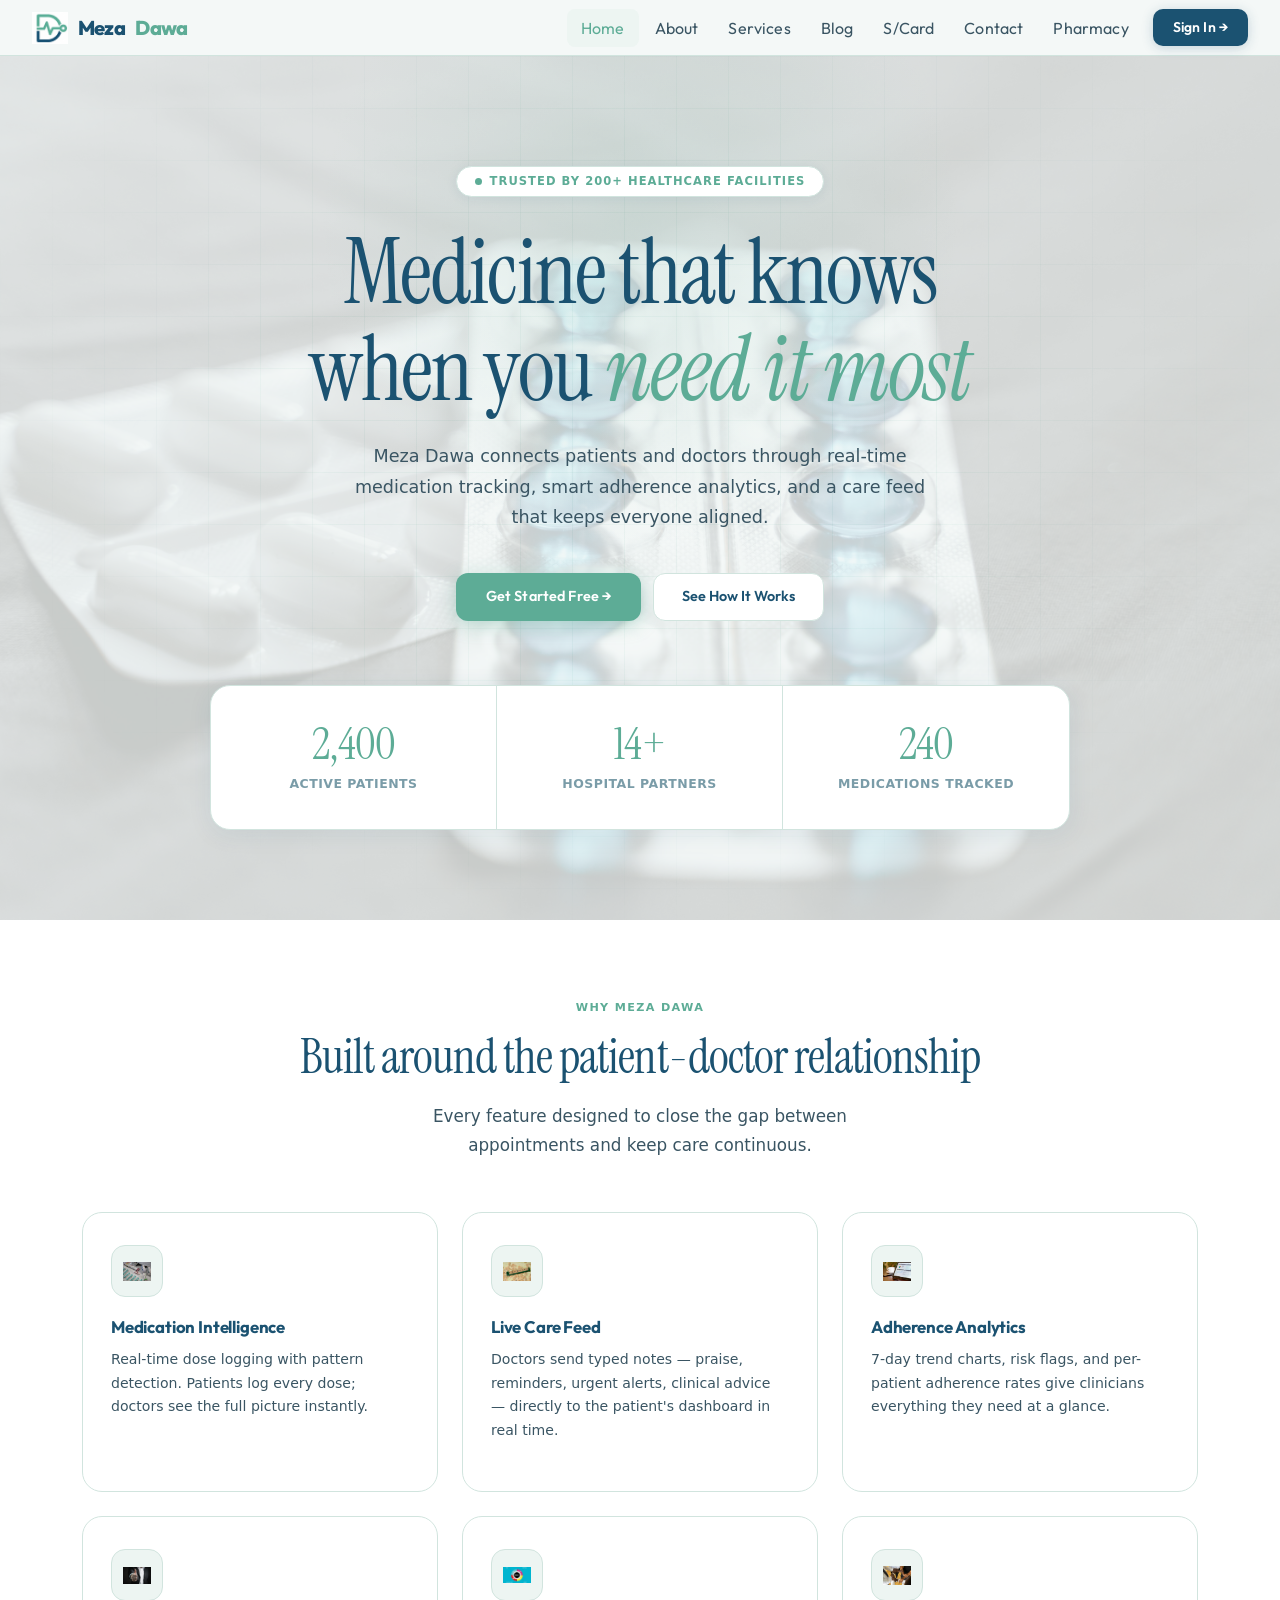
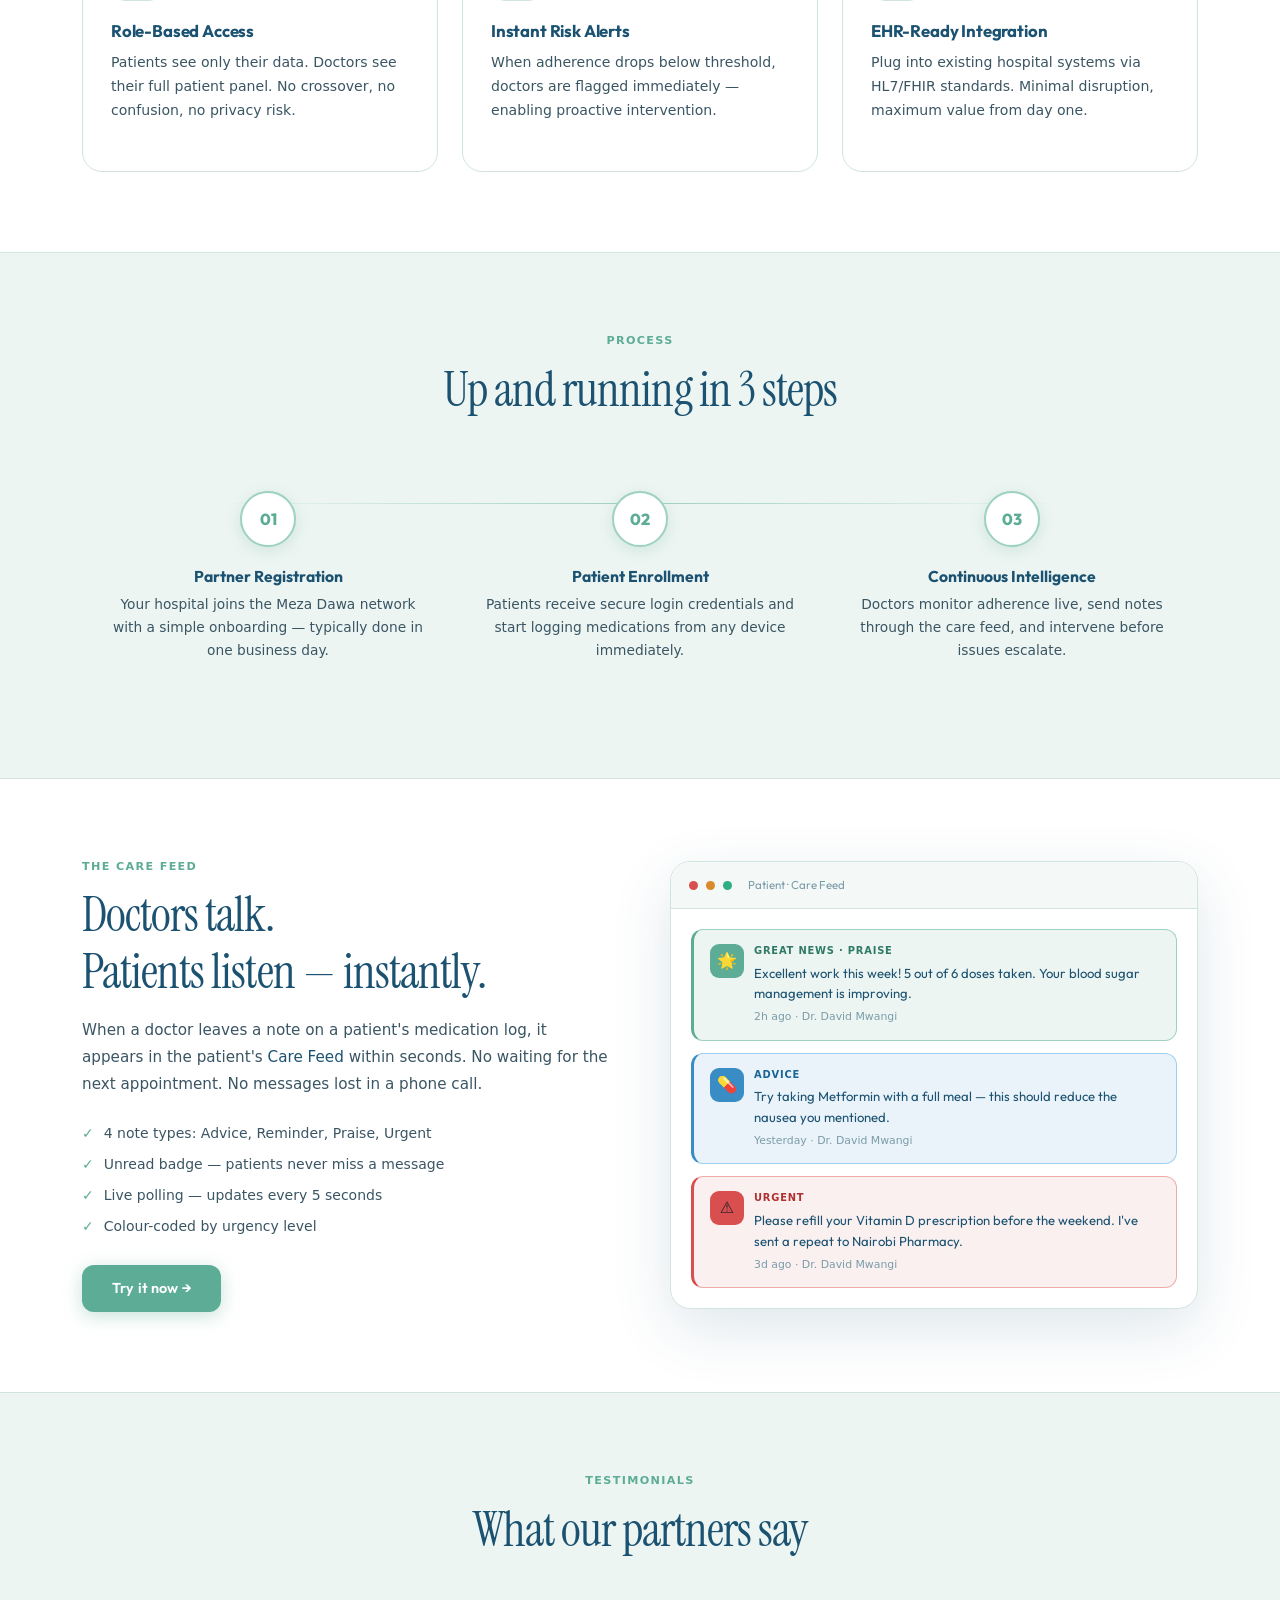
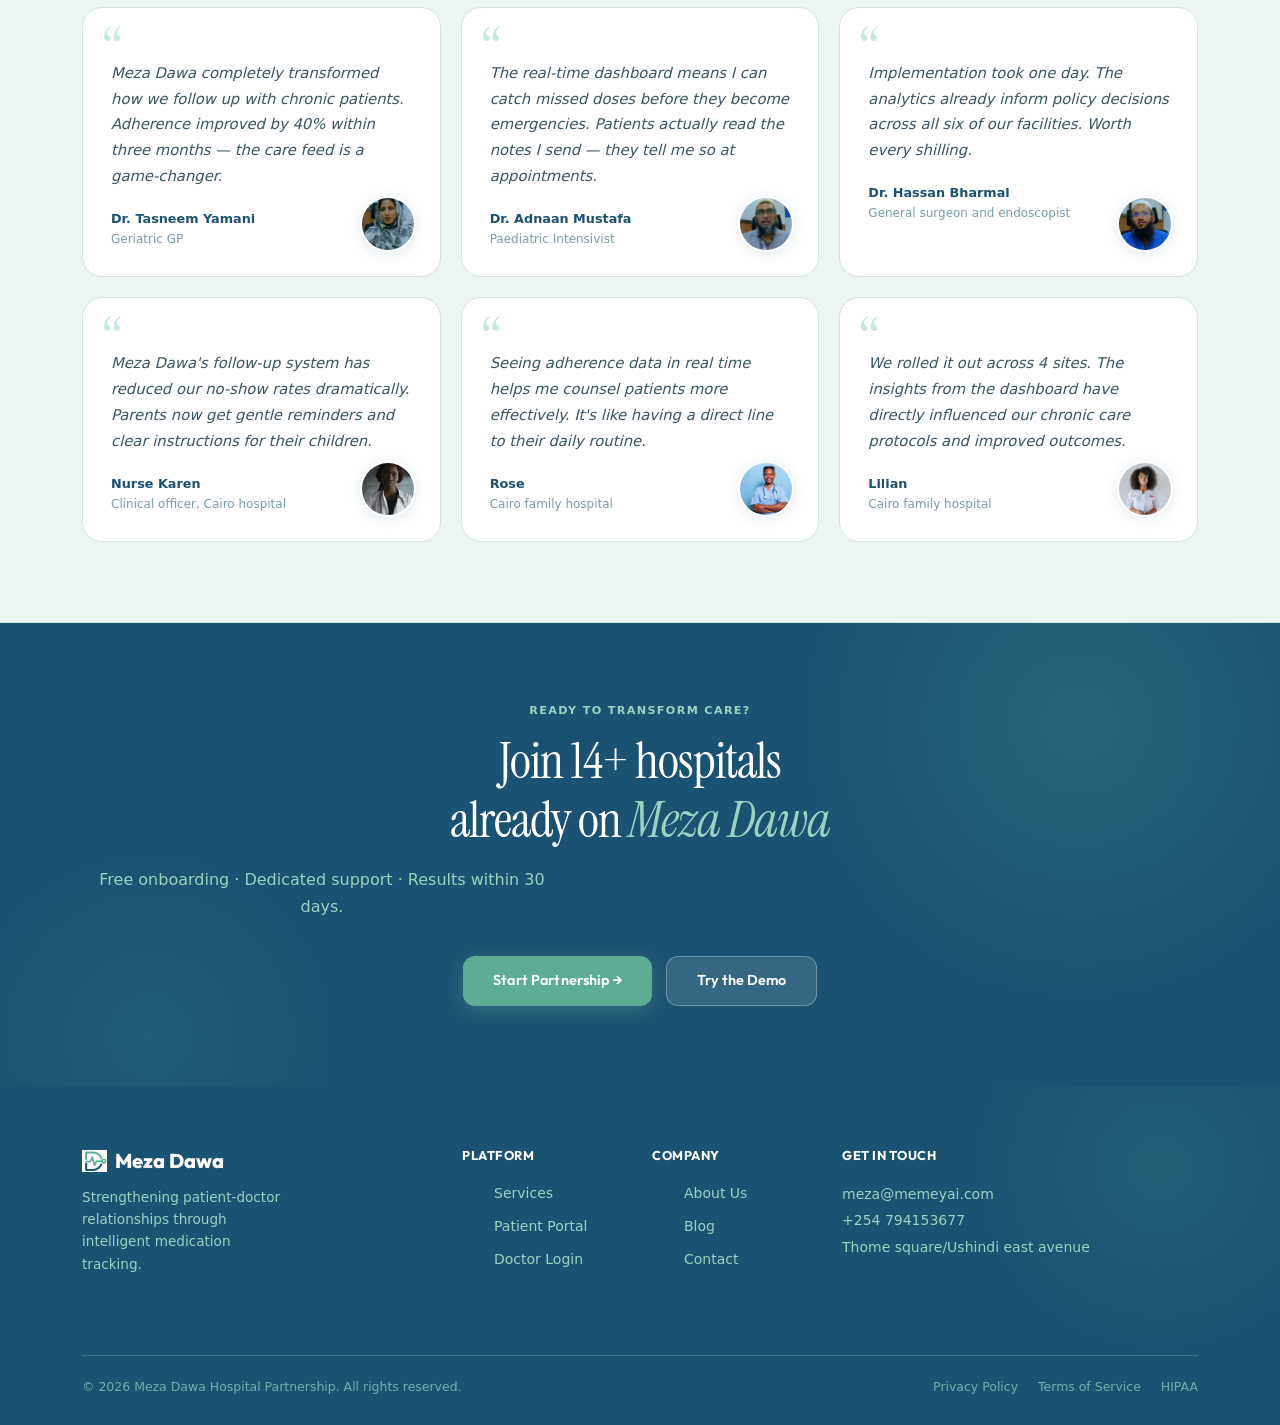
<file: index.html>
<!DOCTYPE html>
<html lang="en">
<head>
  <meta charset="UTF-8">
  <meta name="viewport" content="width=device-width, initial-scale=1.0">
  <meta name="description" content="Meza Dawa — Smart medication tracking and hospital partnership platform.">
  <title>Meza Dawa — Smart Medication Intelligence</title>
  <link rel="stylesheet" href="style.css">
  <link rel="stylesheet" href="feat-icon.css">
  <link rel="stylesheet" href="back-to-top.css">
  <link href="https://cdn.jsdelivr.net/npm/bootstrap@5.3.0/dist/css/bootstrap.min.css" rel="stylesheet">
</head>
<body>

<!-- NAVBAR -->
<nav class="navbar navbar-expand-lg">
  <div class="container-fluid">
    <a class="navbar-brand" href="index.html">
      <img src="logo.png" alt="Meza Dawa logo">
      Meza<span class="brand-dot">Dawa</span>
    </a>
    <button class="navbar-toggler" type="button" data-bs-toggle="collapse" data-bs-target="#nav">
      <span class="navbar-toggler-icon"></span>
    </button>
    <div class="collapse navbar-collapse" id="nav">
      <ul class="navbar-nav ms-auto align-items-center" style="gap:2px;">
        <li class="nav-item"><a class="nav-link active-link" href="index.html">Home</a></li>
        <li class="nav-item"><a class="nav-link" href="about.html">About</a></li>
        <li class="nav-item"><a class="nav-link" href="services.html">Services</a></li>
        <li class="nav-item"><a class="nav-link" href="blog.html">Blog</a></li>
        <li class="nav-item"><a class="nav-link" href="card.html">S/Card</a></li>
        <li class="nav-item"><a class="nav-link" href="contact.html">Contact</a></li>
        <li class="nav-item"><a class="nav-link" href="pharmacy-dashboard.html">Pharmacy</a></li>
        <li class="nav-item ms-2"><a class="btn-nav-portal nav-link" href="portal.html">Sign In →</a></li>
      </ul>
    </div>
  </div>
</nav>

<!-- HERO -->
<header class="hero" style="padding:110px 24px 90px;position:relative;">
  <div class="hero-bg" aria-hidden="true"></div>
  <div class="hero-eyebrow">Trusted by 200+ healthcare facilities</div>
  <h1>Medicine that knows<br>when you <em>need it most</em></h1>
  <p>Meza Dawa connects patients and doctors through real-time medication tracking, smart adherence analytics, and a care feed that keeps everyone aligned.</p>
  <div class="hero-actions">
    <a href="portal.html" class="btn-primary">Get Started Free →</a>
    <a href="services.html" class="btn-ghost">See How It Works</a>
  </div>

  <!-- Stats strip -->
  <div style="margin-top:64px;max-width:860px;margin-left:auto;margin-right:auto;">
    <div class="stats-strip">
      <div class="stat-cell">
        <div class="stat-num"><span id="s1">0</span></div>
        <div class="stat-lbl">Active Patients</div>
      </div>
      <div class="stat-cell">
        <div class="stat-num"><span id="s3">0</span></div>
        <div class="stat-lbl">Hospital Partners</div>
      </div>
      <div class="stat-cell">
        <div class="stat-num"><span id="s4">0</span></div>
        <div class="stat-lbl">Medications Tracked</div>
      </div>
    </div>
  </div>
<!-- Hero background image style -->
<style>
  .hero .hero-bg {
    position: absolute;
    inset: 0;
    background-image:url(dawa.jpg);
    background-size: cover;
    background-position: center top;
    background-repeat: no-repeat;
    opacity: 0.18;
    pointer-events: none;
    z-index: 0;
  }
  .hero .hero-eyebrow,
  .hero h1,
  .hero p,
  .hero .hero-actions {
    position: relative;
    z-index: 1;
  }
</style>
</header>

<!-- FEATURES -->
<section class="section">
  <div class="container">
    <div style="text-align:center;margin-bottom:52px;">
      <span class="section-label">Why Meza Dawa</span>
      <h2 class="section-title">Built around the patient-doctor relationship</h2>
      <p class="section-subtitle" style="margin:0 auto;">Every feature designed to close the gap between appointments and keep care continuous.</p>
    </div>
    <div class="grid">
      <div class="feat-card fade-in stagger-1">
        <div class="feat-icon">
          <img src="medication.jpg" alt="Medication" class="feat-icon-img">
        </div>
        <h3>Medication Intelligence</h3>
        <p>Real-time dose logging with pattern detection. Patients log every dose; doctors see the full picture instantly.</p>
      </div>
      <div class="feat-card fade-in stagger-2">
        <div class="feat-icon">
          <img src="feed.jpg" alt="Live Care Feed" class="feat-icon-img">
        </div>
        <h3>Live Care Feed</h3>
        <p>Doctors send typed notes — praise, reminders, urgent alerts, clinical advice — directly to the patient's dashboard in real time.</p>
      </div>
      <div class="feat-card fade-in stagger-3">
        <div class="feat-icon">
          <img src="analytics.jpg" alt="Adherence Analytics" class="feat-icon-img">
        </div>
        <h3>Adherence Analytics</h3>
        <p>7-day trend charts, risk flags, and per-patient adherence rates give clinicians everything they need at a glance.</p>
      </div>
      <div class="feat-card fade-in stagger-1">
        <div class="feat-icon">
          <img src="access.jpg" alt="Role-Based Access" class="feat-icon-img">
        </div>
        <h3>Role-Based Access</h3>
        <p>Patients see only their data. Doctors see their full patient panel. No crossover, no confusion, no privacy risk.</p>
      </div>
      <div class="feat-card fade-in stagger-2">
        <div class="feat-icon">
          <img src="alerts.jpg" alt="Instant Risk Alerts" class="feat-icon-img">
        </div>
        <h3>Instant Risk Alerts</h3>
        <p>When adherence drops below threshold, doctors are flagged immediately — enabling proactive intervention.</p>
      </div>
      <div class="feat-card fade-in stagger-3">
        <div class="feat-icon">
          <img src="integration.jpg" alt="EHR-Ready Integration" class="feat-icon-img">
        </div>
        <h3>EHR-Ready Integration</h3>
        <p>Plug into existing hospital systems via HL7/FHIR standards. Minimal disruption, maximum value from day one.</p>
      </div>
    </div>
  </div>
</section>

<!-- HOW IT WORKS -->
<section class="section section-alt">
  <div class="container">
    <div style="text-align:center;margin-bottom:52px;">
      <span class="section-label">Process</span>
      <h2 class="section-title">Up and running in 3 steps</h2>
    </div>
    <div class="steps-row">
      <div class="step-item">
        <div class="step-num">01</div>
        <h3>Partner Registration</h3>
        <p>Your hospital joins the Meza Dawa network with a simple onboarding — typically done in one business day.</p>
      </div>
      <div class="step-item">
        <div class="step-num">02</div>
        <h3>Patient Enrollment</h3>
        <p>Patients receive secure login credentials and start logging medications from any device immediately.</p>
      </div>
      <div class="step-item">
        <div class="step-num">03</div>
        <h3>Continuous Intelligence</h3>
        <p>Doctors monitor adherence live, send notes through the care feed, and intervene before issues escalate.</p>
      </div>
    </div>
  </div>
</section>

<!-- DASHBOARD PREVIEW -->
<section class="section">
  <div class="container">
    <div style="display:grid;grid-template-columns:1fr 1fr;gap:60px;align-items:center;" class="split-grid">
      <div>
        <span class="section-label">The Care Feed</span>
        <h2 class="section-title">Doctors talk.<br>Patients listen — instantly.</h2>
        <p style="color:#3A5563;font-size:0.95rem;line-height:1.8;margin-bottom:24px;font-weight:300;">When a doctor leaves a note on a patient's medication log, it appears in the patient's <strong style="color:#1B5271;">Care Feed</strong> within seconds. No waiting for the next appointment. No messages lost in a phone call.</p>
        <div style="display:flex;flex-direction:column;gap:10px;margin-bottom:28px;">
          <div style="display:flex;gap:10px;align-items:center;font-size:0.875rem;color:#3A5563;"><span style="color:#5DAC96;font-weight:700;">✓</span> 4 note types: Advice, Reminder, Praise, Urgent</div>
          <div style="display:flex;gap:10px;align-items:center;font-size:0.875rem;color:#3A5563;"><span style="color:#5DAC96;font-weight:700;">✓</span> Unread badge — patients never miss a message</div>
          <div style="display:flex;gap:10px;align-items:center;font-size:0.875rem;color:#3A5563;"><span style="color:#5DAC96;font-weight:700;">✓</span> Live polling — updates every 5 seconds</div>
          <div style="display:flex;gap:10px;align-items:center;font-size:0.875rem;color:#3A5563;"><span style="color:#5DAC96;font-weight:700;">✓</span> Colour-coded by urgency level</div>
        </div>
        <a href="portal.html" class="btn-primary">Try it now →</a>
      </div>

      <!-- Mini mockup -->
      <div style="background:#FFFFFF;border:1px solid #D1E4DE;border-radius:20px;overflow:hidden;box-shadow:0 20px 60px rgba(27,82,113,0.14);">
        <div style="background:#F4F8F7;border-bottom:1px solid #D1E4DE;padding:14px 18px;display:flex;align-items:center;gap:8px;">
          <div style="width:9px;height:9px;border-radius:50%;background:#D94F4F;"></div>
          <div style="width:9px;height:9px;border-radius:50%;background:#D98A2A;"></div>
          <div style="width:9px;height:9px;border-radius:50%;background:#2DAF83;"></div>
          <span style="font-size:0.72rem;color:#7A9CA8;margin-left:8px;font-family:'Outfit',sans-serif;">Patient · Care Feed</span>
        </div>
        <div style="padding:20px;display:flex;flex-direction:column;gap:12px;">
          <div style="background:#EDF5F2;border:1px solid #9DD1C2;border-left:3px solid #5DAC96;border-radius:12px;padding:14px 16px;">
            <div style="display:flex;gap:10px;align-items:flex-start;">
              <div style="width:34px;height:34px;border-radius:9px;background:#5DAC96;display:flex;align-items:center;justify-content:center;font-size:1rem;flex-shrink:0;">🌟</div>
              <div>
                <div style="font-size:0.62rem;font-weight:800;letter-spacing:0.08em;text-transform:uppercase;color:#2E7A65;margin-bottom:4px;">Great News · Praise</div>
                <p style="font-size:0.82rem;color:#1B5271;margin:0;line-height:1.55;font-family:'Outfit',sans-serif;">Excellent work this week! 5 out of 6 doses taken. Your blood sugar management is improving.</p>
                <div style="font-size:0.68rem;color:#7A9CA8;margin-top:6px;">2h ago · Dr. David Mwangi</div>
              </div>
            </div>
          </div>
          <div style="background:#EAF3FA;border:1px solid #9DD0F0;border-left:3px solid #3A8DC4;border-radius:12px;padding:14px 16px;">
            <div style="display:flex;gap:10px;align-items:flex-start;">
              <div style="width:34px;height:34px;border-radius:9px;background:#3A8DC4;display:flex;align-items:center;justify-content:center;font-size:1rem;flex-shrink:0;">💊</div>
              <div>
                <div style="font-size:0.62rem;font-weight:800;letter-spacing:0.08em;text-transform:uppercase;color:#1A6496;margin-bottom:4px;">Advice</div>
                <p style="font-size:0.82rem;color:#1B5271;margin:0;line-height:1.55;font-family:'Outfit',sans-serif;">Try taking Metformin with a full meal — this should reduce the nausea you mentioned.</p>
                <div style="font-size:0.68rem;color:#7A9CA8;margin-top:6px;">Yesterday · Dr. David Mwangi</div>
              </div>
            </div>
          </div>
          <div style="background:#FAF0F0;border:1px solid #F0AAAA;border-left:3px solid #D94F4F;border-radius:12px;padding:14px 16px;">
            <div style="display:flex;gap:10px;align-items:flex-start;">
              <div style="width:34px;height:34px;border-radius:9px;background:#D94F4F;display:flex;align-items:center;justify-content:center;font-size:1rem;flex-shrink:0;">⚠️</div>
              <div>
                <div style="font-size:0.62rem;font-weight:800;letter-spacing:0.08em;text-transform:uppercase;color:#B03030;margin-bottom:4px;">Urgent</div>
                <p style="font-size:0.82rem;color:#1B5271;margin:0;line-height:1.55;font-family:'Outfit',sans-serif;">Please refill your Vitamin D prescription before the weekend. I've sent a repeat to Nairobi Pharmacy.</p>
                <div style="font-size:0.68rem;color:#7A9CA8;margin-top:6px;">3d ago · Dr. David Mwangi</div>
              </div>
            </div>
          </div>
        </div>
      </div>
    </div>
  </div>
</section>

<style>.split-grid{grid-template-columns:1fr 1fr;}@media(max-width:768px){.split-grid{grid-template-columns:1fr!important;}}</style>

<!-- TESTIMONIALS -->
<section class="section section-alt">
  <div class="container">
    <div style="text-align:center;margin-bottom:48px;">
      <span class="section-label">Testimonials</span>
      <h2 class="section-title">What our partners say</h2>
    </div>
    <!-- 3×2 grid of testimonials with small circular avatars (bottom-right) -->
    <!-- Replace the src paths below with your own JPG images (recommended size ~200x200px) -->
    <div class="grid-3">
      <div class="testimonial-card">
        <p class="testimonial-text">Meza Dawa completely transformed how we follow up with chronic patients. Adherence improved by 40% within three months — the care feed is a game-changer.</p>
        <div class="testimonial-author">Dr. Tasneem Yamani</div>
        <div class="testimonial-role">Geriatric GP </div>
        <img class="testimonial-avatar" src="Yamani.png" alt="">
      </div>
      <div class="testimonial-card">
        <p class="testimonial-text">The real-time dashboard means I can catch missed doses before they become emergencies. Patients actually read the notes I send — they tell me so at appointments.</p>
        <div class="testimonial-author">Dr. Adnaan Mustafa</div>
        <div class="testimonial-role">Paediatric Intensivist</div>
        <img class="testimonial-avatar" src="Adnaan.png" alt="">
      </div>
      <div class="testimonial-card">
        <p class="testimonial-text">Implementation took one day. The analytics already inform policy decisions across all six of our facilities. Worth every shilling.</p>
        <div class="testimonial-author">Dr. Hassan Bharmal</div>
        <div class="testimonial-role">General surgeon and endoscopist</div>
        <img class="testimonial-avatar" src="Hassan.png" alt="">
      </div>

      <!-- Row 2 -->
      <div class="testimonial-card">
        <p class="testimonial-text">Meza Dawa's follow-up system has reduced our no-show rates dramatically. Parents now get gentle reminders and clear instructions for their children.</p>
        <div class="testimonial-author">Nurse Karen</div>
        <div class="testimonial-role">Clinical officer, Cairo hospital</div>
        <img class="testimonial-avatar" src="faith.jpg" alt="">
      </div>
      <div class="testimonial-card">
        <p class="testimonial-text">Seeing adherence data in real time helps me counsel patients more effectively. It's like having a direct line to their daily routine.</p>
        <div class="testimonial-author">Rose</div>
        <div class="testimonial-role">Cairo family hospital</div>
        <img class="testimonial-avatar" src="rose.jpg" alt="">
      </div>
      <div class="testimonial-card">
        <p class="testimonial-text">We rolled it out across 4 sites. The insights from the dashboard have directly influenced our chronic care protocols and improved outcomes.</p>
        <div class="testimonial-author">Lilian</div>
        <div class="testimonial-role">Cairo family hospital</div>
        <img class="testimonial-avatar" src="mercy.jpg" alt="">
      </div>
    </div>
  </div>
</section>

<!-- CTA -->
<section class="cta-band">
  <div class="container" style="text-align:center;position:relative;z-index:1;">
    <span class="section-label" style="color:#9DD1C2;">Ready to transform care?</span>
    <h2>Join 14+ hospitals<br>already on <em>Meza Dawa</em></h2>
    <p>Free onboarding · Dedicated support · Results within 30 days.</p>
    <div style="display:flex;gap:14px;justify-content:center;flex-wrap:wrap;">
      <a href="contact.html" class="btn-primary">Start Partnership →</a>
      <a href="portal.html" style="background:rgba(255,255,255,0.12);color:#FFFFFF;border:1.5px solid rgba(255,255,255,0.3);padding:13px 30px;border-radius:12px;font-family:'Outfit',sans-serif;font-weight:600;font-size:0.9rem;text-decoration:none;transition:all 0.2s ease;display:inline-flex;align-items:center;gap:8px;" onmouseenter="this.style.background='rgba(255,255,255,0.2)'" onmouseleave="this.style.background='rgba(255,255,255,0.12)'">Try the Demo</a>
    </div>                                                               
  </div>         
</section>  

<!-- FOOTER -->
<footer class="main-footer">
  <div class="container">
    <div class="row">
      <div class="col-md-4 mb-4">
        <div class="footer-brand"><img src="logo.png" alt="">Meza Dawa</div>
        <p class="footer-tagline">Strengthening patient-doctor relationships through intelligent medication tracking.</p>
      </div>
      <div class="col-md-2 mb-4">
        <div class="footer-heading">Platform</div>
        <ul class="footer-links">
          <li><a href="services.html">Services</a></li>
          <li><a href="portal.html">Patient Portal</a></li>
          <li><a href="portal.html">Doctor Login</a></li>
        </ul>
      </div>
      <div class="col-md-2 mb-4">
        <div class="footer-heading">Company</div>
        <ul class="footer-links">
          <li><a href="about.html">About Us</a></li>
          <li><a href="blog.html">Blog</a></li>
          <li><a href="contact.html">Contact</a></li>
        </ul>
      </div>
      <div class="col-md-4 mb-4">
        <div class="footer-heading">Get in Touch</div>
        <p style="color:#9DD1C2;font-size:0.875rem;line-height:1.9;font-weight:300;">meza@memeyai.com<br>+254 794153677<br>Thome square/Ushindi east avenue</p>
      </div>
    </div>
    <div class="footer-bottom">
      <span class="footer-copy">© 2026 Meza Dawa Hospital Partnership. All rights reserved.</span>
      <div class="footer-legal"><a href="#">Privacy Policy</a><a href="#">Terms of Service</a><a href="#">HIPAA</a></div>
    </div>
  </div>
</footer>

<script src="https://cdn.jsdelivr.net/npm/bootstrap@5.3.0/dist/js/bootstrap.bundle.min.js"></script>
<script src="config.js"></script>
<script src="script.js"></script>
<script>
function animCount(id, target, suffix, dur) {
  const el = document.getElementById(id);
  if (!el) return;
  let cur = 0;
  const step = target / (dur / 16);
  const t = setInterval(() => {
    cur = Math.min(cur + step, target);
    el.textContent = Math.floor(cur).toLocaleString() + suffix;
    if (cur >= target) clearInterval(t);
  }, 16);
}
const obs = new IntersectionObserver(e => {
  if (e[0].isIntersecting) {
    animCount('s1', 2400, '', 2000);
    animCount('s3', 14, '+', 1600);
    animCount('s4', 240, '', 2000);
    obs.disconnect();
  }
});
const firstStat = document.getElementById('s1');
if (firstStat) obs.observe(firstStat);

const reveals = document.querySelectorAll('.fade-in');
const ro = new IntersectionObserver(e => e.forEach(en => { if(en.isIntersecting) en.target.style.animationPlayState='running'; }), {threshold:0.1});
reveals.forEach(el => { el.style.animationPlayState='paused'; ro.observe(el); });
</script>
<script src="back-to-top.js"></script>
</body>
</html>
</file>
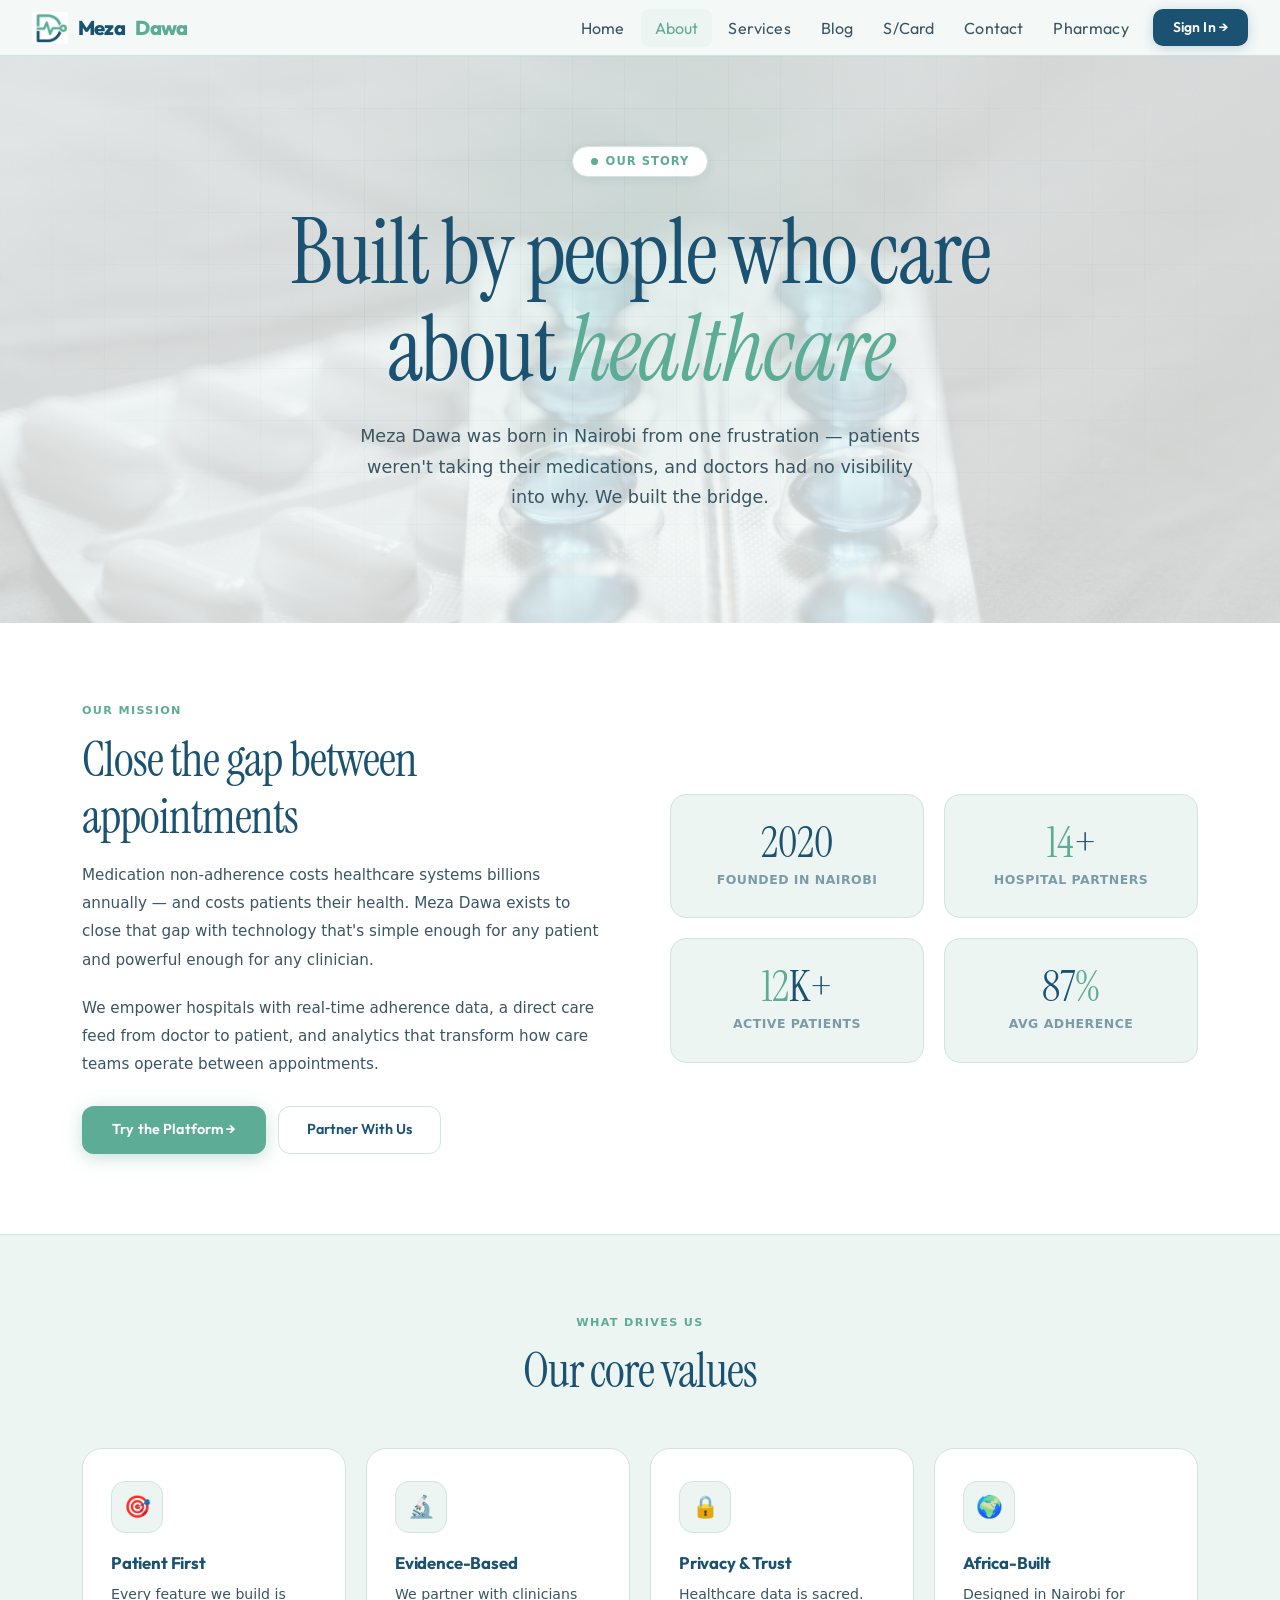
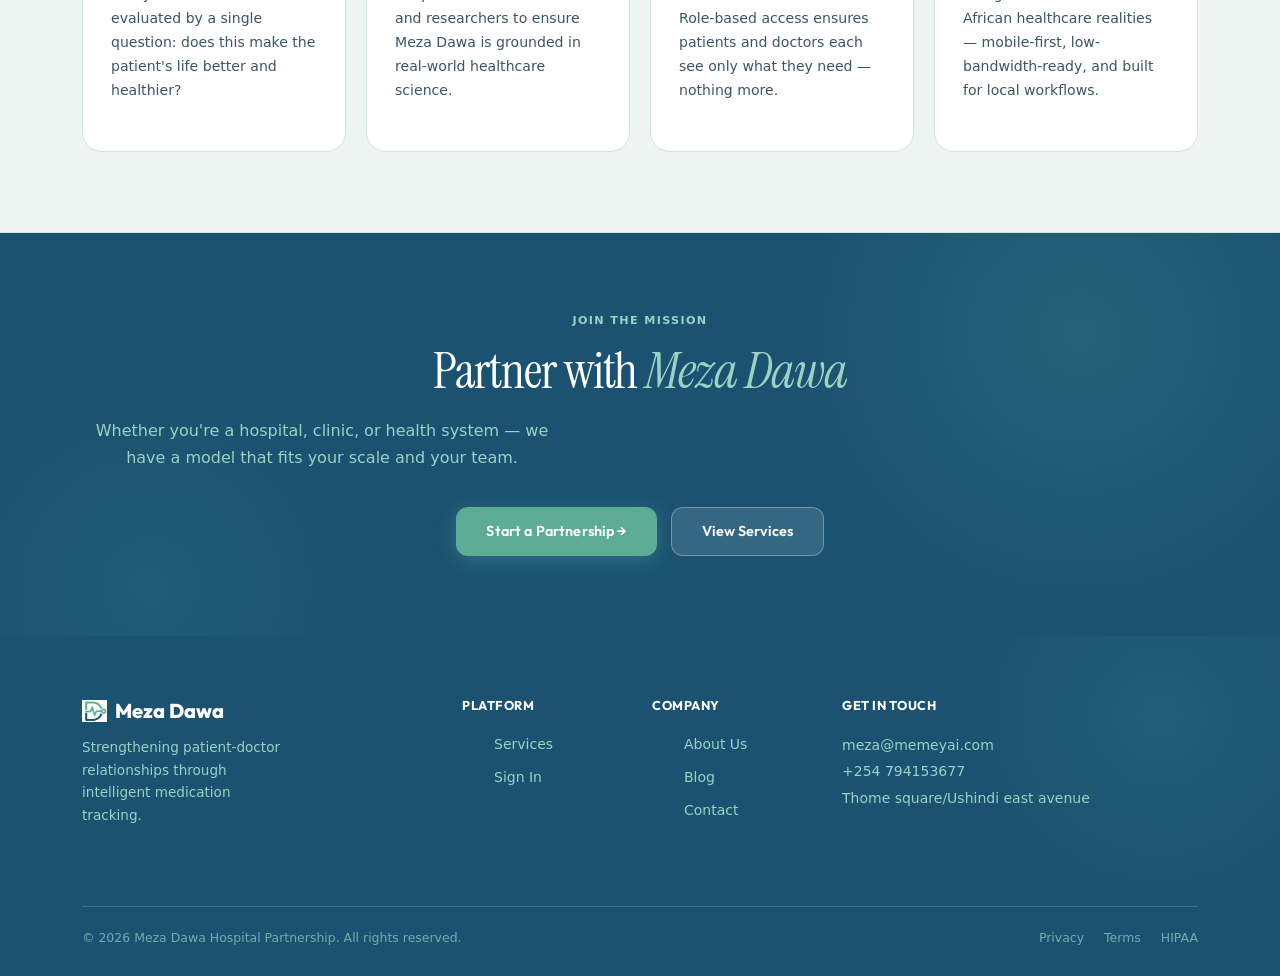
<file: about.html>
<!DOCTYPE html>
<html lang="en">
<head>
  <meta charset="UTF-8">
  <meta name="viewport" content="width=device-width, initial-scale=1.0">
  <title>About Us — Meza Dawa</title>
  <link rel="stylesheet" href="style.css">
  <link rel="stylesheet" href="feat-icon.css">
  <link rel="stylesheet" href="back-to-top.css">
  <link href="https://cdn.jsdelivr.net/npm/bootstrap@5.3.0/dist/css/bootstrap.min.css" rel="stylesheet">
  <style>
    .about-split { display:grid; grid-template-columns:1fr 1fr; gap:60px; align-items:center; }
    .team-grid   { display:grid; grid-template-columns:repeat(auto-fit,minmax(220px,1fr)); gap:20px; }
    .value-grid  { display:grid; grid-template-columns:repeat(auto-fit,minmax(240px,1fr)); gap:20px; }
    @media(max-width:768px) { .about-split { grid-template-columns:1fr; gap:36px; } }
  </style>
</head>
<body>

<nav class="navbar navbar-expand-lg">
  <div class="container-fluid">
    <a class="navbar-brand" href="index.html"><img src="logo.png" alt="Meza Dawa"> Meza <span class="brand-dot">Dawa</span></a>
    <button class="navbar-toggler" type="button" data-bs-toggle="collapse" data-bs-target="#nav"><span class="navbar-toggler-icon"></span></button>
    <div class="collapse navbar-collapse" id="nav">
      <ul class="navbar-nav ms-auto align-items-center" style="gap:2px;">
        <li class="nav-item"><a class="nav-link" href="index.html">Home</a></li>
        <li class="nav-item"><a class="nav-link active-link" href="about.html">About</a></li>
        <li class="nav-item"><a class="nav-link" href="services.html">Services</a></li>
        <li class="nav-item"><a class="nav-link" href="blog.html">Blog</a></li>
        <li class="nav-item"><a class="nav-link" href="card.html">S/Card</a></li>
        <li class="nav-item"><a class="nav-link" href="contact.html">Contact</a></li>
        <li class="nav-item"><a class="nav-link" href="pharmacy-dashboard.html">Pharmacy</a></li>
        <li class="nav-item ms-2"><a class="btn-nav-portal nav-link" href="portal.html">Sign In →</a></li>
      </ul>
    </div>
  </div>
</nav>

<!-- HERO -->
<header class="hero" style="padding:90px 24px 70px;position:relative;">
  <div class="hero-bg" aria-hidden="true"></div>
  <div class="hero-eyebrow">Our Story</div>
  <h1>Built by people who care<br>about <em>healthcare</em></h1>
  <p>Meza Dawa was born in Nairobi from one frustration — patients weren't taking their medications, and doctors had no visibility into why. We built the bridge.</p>
<!-- Hero background image style -->
<style>
  .hero .hero-bg {
    position: absolute;
    inset: 0;
    background-image: url('dawa.jpg');
    background-size: cover;
    background-position: center top;
    background-repeat: no-repeat;
    opacity: 0.18;
    pointer-events: none;
    z-index: 0;
  }
  .hero .hero-eyebrow,
  .hero h1,
  .hero p,
  .hero .hero-actions {
    position: relative;
    z-index: 1;
  }
</style>
</header>

<!-- MISSION -->
<section class="section">
  <div class="container">
    <div class="about-split">
      <div>
        <span class="section-label">Our Mission</span>
        <h2 class="section-title">Close the gap between appointments</h2>
        <p style="color:#3A5563;font-size:0.95rem;line-height:1.85;margin-bottom:20px;font-weight:300;">Medication non-adherence costs healthcare systems billions annually — and costs patients their health. Meza Dawa exists to close that gap with technology that's simple enough for any patient and powerful enough for any clinician.</p>
        <p style="color:#3A5563;font-size:0.95rem;line-height:1.85;font-weight:300;">We empower hospitals with real-time adherence data, a direct care feed from doctor to patient, and analytics that transform how care teams operate between appointments.</p>
        <div style="margin-top:28px;display:flex;gap:12px;flex-wrap:wrap;">
          <a href="portal.html" class="btn-primary">Try the Platform →</a>
          <a href="contact.html" class="btn-ghost">Partner With Us</a>
        </div>
      </div>
      <div class="value-grid" style="grid-template-columns:1fr 1fr;">
        <div style="background:#EDF5F2;border:1px solid #D1E4DE;border-radius:16px;padding:28px 22px;text-align:center;">
          <div style="font-family:'Instrument Serif',serif;font-size:2.6rem;color:#1B5271;line-height:1;margin-bottom:6px;">2020</div>
          <div style="font-size:0.78rem;font-weight:600;color:#7A9CA8;letter-spacing:0.04em;text-transform:uppercase;">Founded in Nairobi</div>
        </div>
        <div style="background:#EDF5F2;border:1px solid #D1E4DE;border-radius:16px;padding:28px 22px;text-align:center;">
          <div style="font-family:'Instrument Serif',serif;font-size:2.6rem;color:#5DAC96;line-height:1;margin-bottom:6px;">14<span style="color:#1B5271;">+</span></div>
          <div style="font-size:0.78rem;font-weight:600;color:#7A9CA8;letter-spacing:0.04em;text-transform:uppercase;">Hospital Partners</div>
        </div>
        <div style="background:#EDF5F2;border:1px solid #D1E4DE;border-radius:16px;padding:28px 22px;text-align:center;">
          <div style="font-family:'Instrument Serif',serif;font-size:2.6rem;color:#5DAC96;line-height:1;margin-bottom:6px;">12<span style="color:#1B5271;">K+</span></div>
          <div style="font-size:0.78rem;font-weight:600;color:#7A9CA8;letter-spacing:0.04em;text-transform:uppercase;">Active Patients</div>
        </div>
        <div style="background:#EDF5F2;border:1px solid #D1E4DE;border-radius:16px;padding:28px 22px;text-align:center;">
          <div style="font-family:'Instrument Serif',serif;font-size:2.6rem;color:#1B5271;line-height:1;margin-bottom:6px;">87<span style="color:#5DAC96;">%</span></div>
          <div style="font-size:0.78rem;font-weight:600;color:#7A9CA8;letter-spacing:0.04em;text-transform:uppercase;">Avg Adherence</div>
        </div>
      </div>
    </div>
  </div>
</section>

<!-- VALUES -->
<section class="section section-alt">
  <div class="container">
    <div style="text-align:center;margin-bottom:48px;">
      <span class="section-label">What Drives Us</span>
      <h2 class="section-title">Our core values</h2>
    </div>
    <div class="value-grid">
      <div class="feat-card">
        <div class="feat-icon">🎯</div>
        <h3>Patient First</h3>
        <p>Every feature we build is evaluated by a single question: does this make the patient's life better and healthier?</p>
      </div>
      <div class="feat-card">
        <div class="feat-icon">🔬</div>
        <h3>Evidence-Based</h3>
        <p>We partner with clinicians and researchers to ensure Meza Dawa is grounded in real-world healthcare science.</p>
      </div>
      <div class="feat-card">
        <div class="feat-icon">🔒</div>
        <h3>Privacy & Trust</h3>
        <p>Healthcare data is sacred. Role-based access ensures patients and doctors each see only what they need — nothing more.</p>
      </div>
      <div class="feat-card">
        <div class="feat-icon">🌍</div>
        <h3>Africa-Built</h3>
        <p>Designed in Nairobi for African healthcare realities — mobile-first, low-bandwidth-ready, and built for local workflows.</p>
      </div>
    </div>
  </div>
</section>

<!-- CTA -->
<section class="cta-band">
  <div class="container" style="text-align:center;position:relative;z-index:1;">
    <span class="section-label" style="color:#9DD1C2;">Join the mission</span>
    <h2>Partner with <em>Meza Dawa</em></h2>
    <p>Whether you're a hospital, clinic, or health system — we have a model that fits your scale and your team.</p>
    <div style="display:flex;gap:14px;justify-content:center;flex-wrap:wrap;">
      <a href="contact.html" class="btn-primary">Start a Partnership →</a>
      <a href="services.html" style="background:rgba(255,255,255,0.12);color:#FFFFFF;border:1.5px solid rgba(255,255,255,0.3);padding:13px 30px;border-radius:12px;font-family:'Outfit',sans-serif;font-weight:600;font-size:0.9rem;text-decoration:none;display:inline-flex;align-items:center;gap:8px;">View Services</a>
    </div>
  </div>
</section>

<footer class="main-footer">
  <div class="container">
    <div class="row">
      <div class="col-md-4 mb-4">
        <div class="footer-brand"><img src="logo.png" alt="">Meza Dawa</div>
        <p class="footer-tagline">Strengthening patient-doctor relationships through intelligent medication tracking.</p>
      </div>
      <div class="col-md-2 mb-4">
        <div class="footer-heading">Platform</div>
        <ul class="footer-links">
          <li><a href="services.html">Services</a></li>
          <li><a href="portal.html">Sign In</a></li>
        </ul>
      </div>
      <div class="col-md-2 mb-4">
        <div class="footer-heading">Company</div>
        <ul class="footer-links">
          <li><a href="about.html">About Us</a></li>
          <li><a href="blog.html">Blog</a></li>
          <li><a href="contact.html">Contact</a></li>
        </ul>
      </div>
      <div class="col-md-4 mb-4">
        <div class="footer-heading">Get in Touch</div>
        <p style="color:#9DD1C2;font-size:0.875rem;line-height:1.9;font-weight:300;">meza@memeyai.com<br>+254 794153677<br>Thome square/Ushindi east avenue</p>
      </div>
    </div>
    <div class="footer-bottom">
      <span class="footer-copy">© 2026 Meza Dawa Hospital Partnership. All rights reserved.</span>
      <div class="footer-legal"><a href="#">Privacy</a><a href="#">Terms</a><a href="#">HIPAA</a></div>
    </div>
  </div>
</footer>

<script src="https://cdn.jsdelivr.net/npm/bootstrap@5.3.0/dist/js/bootstrap.bundle.min.js"></script>
<script src="config.js"></script>
<script src="script.js"></script>
<script src="back-to-top.js"></script>
</body>
</html>
</file>
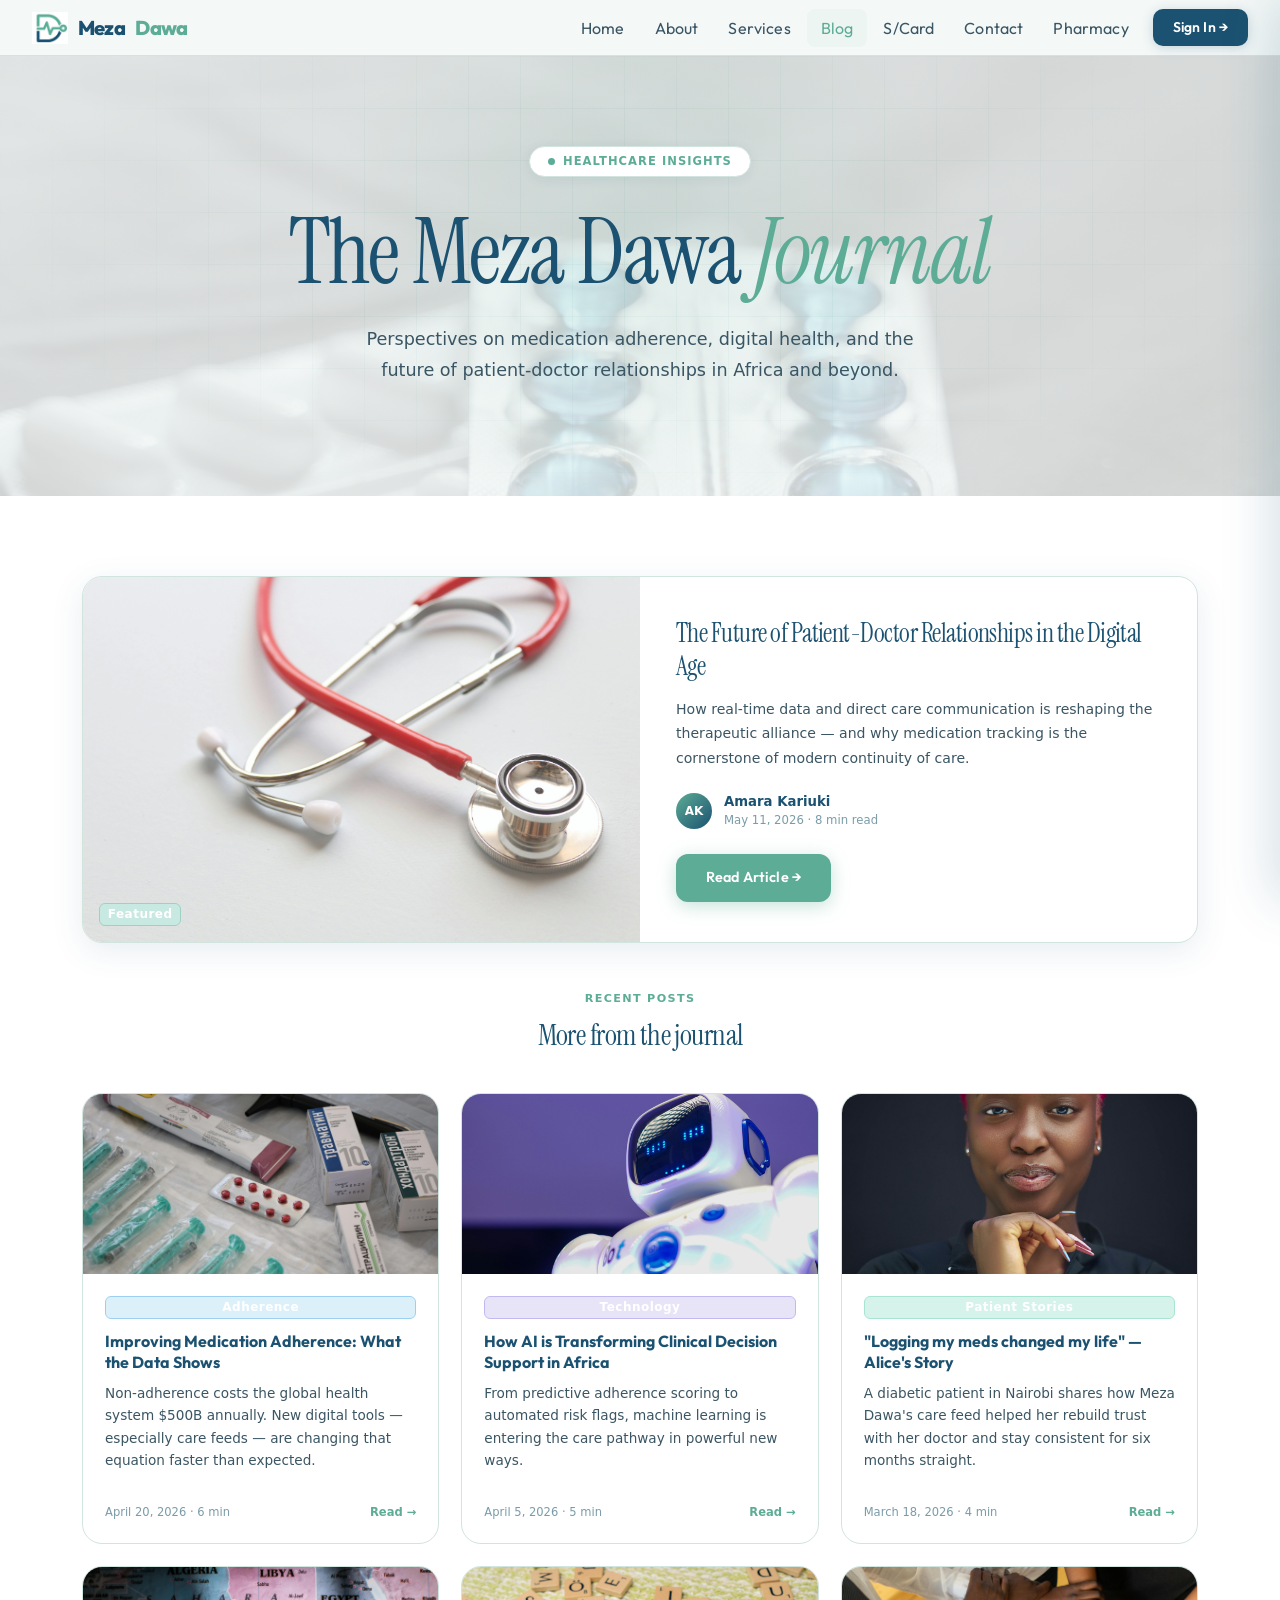
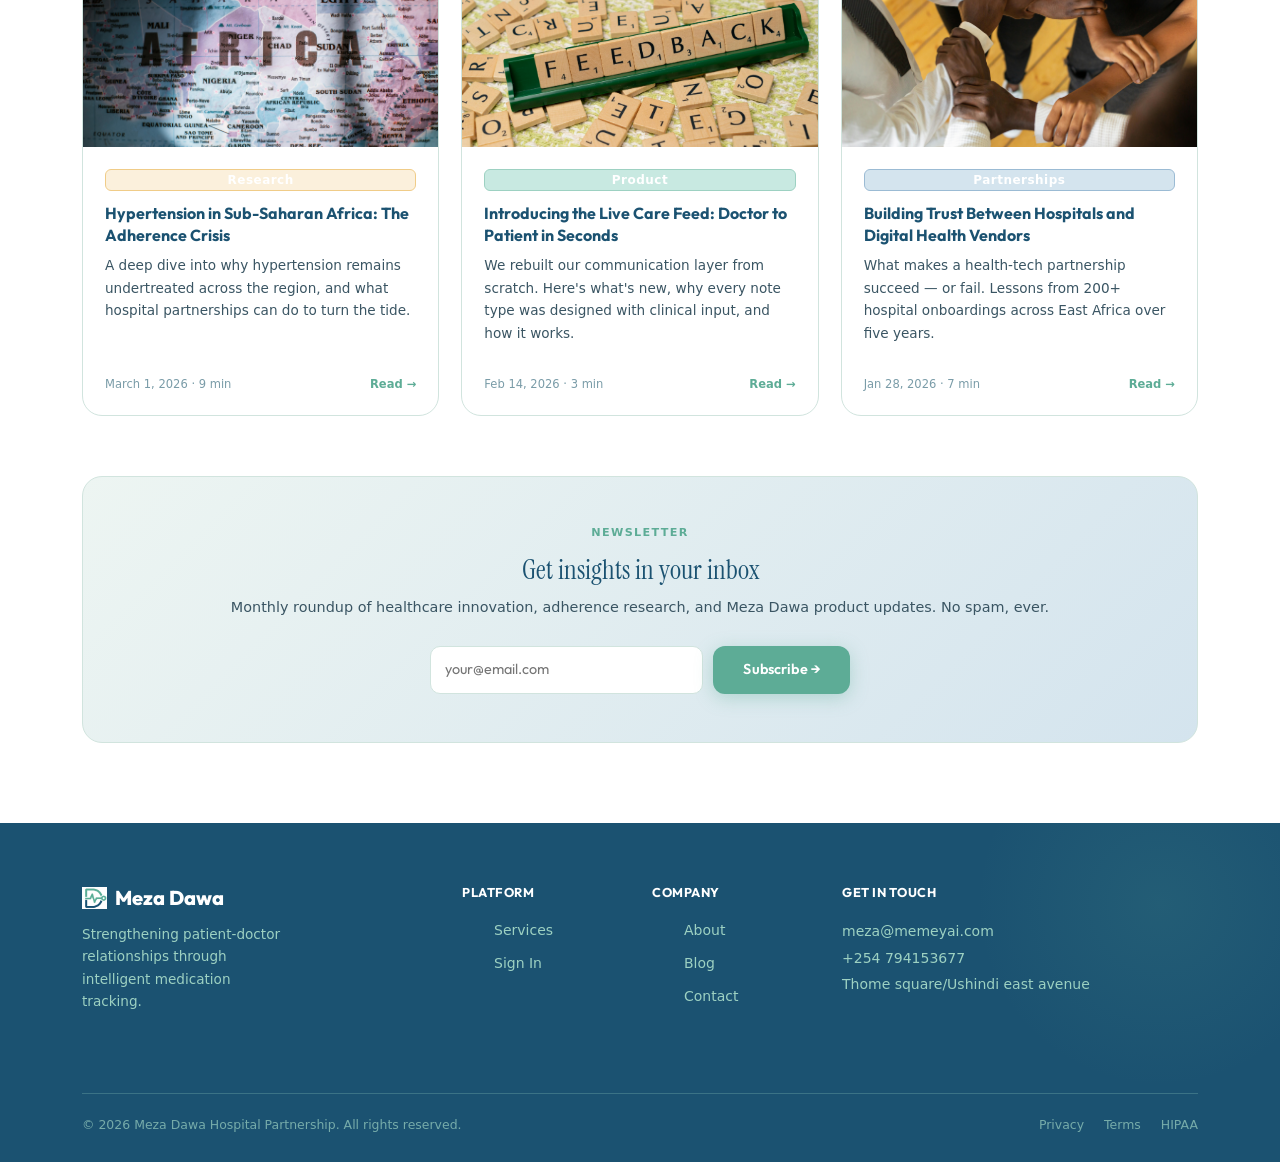
<file: blog.html>
<!DOCTYPE html>
<html lang="en">
<head>
  <meta charset="UTF-8">
  <meta name="viewport" content="width=device-width, initial-scale=1.0">
  <title>Blog — Meza Dawa</title>
  <link rel="stylesheet" href="style.css">
  <link rel="stylesheet" href="feat-icon.css">
  <link rel="stylesheet" href="back-to-top.css">
  <link href="https://cdn.jsdelivr.net/npm/bootstrap@5.3.0/dist/css/bootstrap.min.css" rel="stylesheet">
  <style>
    /* ── ARTICLE MODAL ─────────────────────────────────────── */
    .article-overlay {
      position: fixed;
      inset: 0;
      background: rgba(11, 28, 40, 0.55);
      backdrop-filter: blur(4px);
      z-index: 2000;
      opacity: 0;
      pointer-events: none;
      transition: opacity 0.32s ease;
    }
    .article-overlay.open {
      opacity: 1;
      pointer-events: all;
    }

    .article-drawer {
      position: fixed;
      top: 0; right: 0; bottom: 0;
      width: min(720px, 100vw);
      background: #FFFFFF;
      z-index: 2001;
      transform: translateX(100%);
      transition: transform 0.38s cubic-bezier(0.4, 0, 0.2, 1);
      display: flex;
      flex-direction: column;
      overflow: hidden;
      box-shadow: -8px 0 48px rgba(27, 82, 113, 0.18);
    }
    .article-drawer.open {
      transform: translateX(0);
    }

    /* reading progress bar */
    .read-progress {
      position: sticky;
      top: 0;
      height: 3px;
      background: #EDF5F2;
      z-index: 10;
      flex-shrink: 0;
    }
    .read-progress-fill {
      height: 100%;
      background: linear-gradient(90deg, #5DAC96, #9DD1C2);
      width: 0%;
      transition: width 0.1s linear;
    }

    /* drawer top bar */
    .drawer-topbar {
      display: flex;
      align-items: center;
      justify-content: space-between;
      padding: 16px 28px;
      border-bottom: 1px solid #D1E4DE;
      background: #F4F8F7;
      flex-shrink: 0;
    }
    .drawer-topbar-meta {
      font-size: 0.75rem;
      color: #7A9CA8;
      font-family: 'Outfit', sans-serif;
      font-weight: 500;
      display: flex;
      align-items: center;
      gap: 16px;
    }
    .drawer-close {
      width: 36px; height: 36px;
      border-radius: 50%;
      background: #FFFFFF;
      border: 1px solid #D1E4DE;
      display: flex; align-items: center; justify-content: center;
      cursor: pointer;
      font-size: 1rem;
      color: #3A5563;
      transition: all 0.18s ease;
      flex-shrink: 0;
    }
    .drawer-close:hover {
      background: #FAE8E8;
      border-color: #F0AAAA;
      color: #D94F4F;
    }

    /* article body scroll area */
    .drawer-body {
      flex: 1;
      overflow-y: auto;
      padding: 40px 48px 60px;
    }
    @media (max-width: 600px) {
      .drawer-body { padding: 28px 22px 48px; }
      .drawer-topbar { padding: 14px 18px; }
    }

    /* article typography */
    .article-category {
      font-size: 0.7rem;
      font-weight: 800;
      letter-spacing: 0.10em;
      text-transform: uppercase;
      margin-bottom: 14px;
      display: block;
    }
    .article-title {
      font-family: 'Instrument Serif', serif;
      font-weight: 400;
      font-size: clamp(1.7rem, 4vw, 2.4rem);
      color: #1B5271;
      line-height: 1.2;
      letter-spacing: -0.02em;
      margin-bottom: 20px;
    }
    .article-author-row {
      display: flex;
      align-items: center;
      gap: 14px;
      padding: 16px 0;
      border-top: 1px solid #D1E4DE;
      border-bottom: 1px solid #D1E4DE;
      margin-bottom: 32px;
    }
    .article-author-avatar {
      width: 44px; height: 44px;
      border-radius: 50%;
      display: flex; align-items: center; justify-content: center;
      font-family: 'Outfit', sans-serif;
      font-weight: 800; font-size: 0.85rem;
      color: #FFFFFF;
      flex-shrink: 0;
    }
    .article-author-name { font-size: 0.875rem; font-weight: 700; color: #1B5271; }
    .article-author-role { font-size: 0.75rem; color: #7A9CA8; margin-top: 2px; }
    .article-date-read   { font-size: 0.75rem; color: #7A9CA8; margin-left: auto; text-align: right; }

    /* prose */
    .article-body h2 {
      font-family: 'Instrument Serif', serif;
      font-size: 1.45rem;
      color: #1B5271;
      margin: 36px 0 14px;
      letter-spacing: -0.015em;
      line-height: 1.25;
    }
    .article-body h3 {
      font-family: 'Outfit', sans-serif;
      font-size: 1.05rem;
      font-weight: 700;
      color: #1B5271;
      margin: 28px 0 10px;
    }
    .article-body p {
      font-size: 1rem;
      color: #3A5563;
      line-height: 1.85;
      margin-bottom: 20px;
      font-weight: 300;
    }
    .article-body strong { color: #1B5271; font-weight: 700; }
    .article-body em     { color: #5DAC96; font-style: italic; }

    .article-body blockquote {
      border-left: 3px solid #5DAC96;
      background: #EDF5F2;
      margin: 28px 0;
      padding: 20px 24px;
      border-radius: 0 12px 12px 0;
    }
    .article-body blockquote p {
      font-family: 'Instrument Serif', serif;
      font-size: 1.15rem;
      color: #1B5271;
      font-style: italic;
      margin: 0;
      line-height: 1.65;
      font-weight: 400;
    }

    .article-body .stat-callout {
      background: #1B5271;
      border-radius: 14px;
      padding: 24px 28px;
      margin: 28px 0;
      display: flex;
      align-items: center;
      gap: 20px;
    }
    .article-body .stat-callout-num {
      font-family: 'Instrument Serif', serif;
      font-size: 2.8rem;
      color: #9DD1C2;
      line-height: 1;
      flex-shrink: 0;
    }
    .article-body .stat-callout-text {
      font-size: 0.9rem;
      color: #9DD1C2;
      line-height: 1.65;
      font-weight: 300;
    }

    .article-body .key-point {
      display: flex;
      gap: 12px;
      align-items: flex-start;
      padding: 12px 0;
      border-bottom: 1px solid #D1E4DE;
    }
    .article-body .key-point:last-child { border-bottom: none; }
    .article-body .key-point-icon {
      width: 30px; height: 30px;
      border-radius: 8px;
      background: #EDF5F2;
      display: flex; align-items: center; justify-content: center;
      font-size: 0.9rem;
      flex-shrink: 0;
      margin-top: 2px;
    }
    .article-body .key-point p { margin: 0; font-size: 0.9rem; }

    /* tags + share */
    .article-footer {
      margin-top: 48px;
      padding-top: 28px;
      border-top: 1px solid #D1E4DE;
    }
    .article-tags { display: flex; gap: 8px; flex-wrap: wrap; margin-bottom: 24px; }
    .article-tag {
      background: #EDF5F2;
      border: 1px solid #D1E4DE;
      border-radius: 100px;
      padding: 5px 14px;
      font-size: 0.75rem;
      font-weight: 600;
      color: #3A5563;
      cursor: pointer;
      transition: all 0.18s ease;
      font-family: 'Outfit', sans-serif;
    }
    .article-tag:hover { background: #C8E9E1; border-color: #9DD1C2; color: #1B5271; }

    .share-row { display: flex; align-items: center; gap: 10px; flex-wrap: wrap; }
    .share-label { font-size: 0.78rem; font-weight: 700; color: #7A9CA8; letter-spacing: 0.04em; text-transform: uppercase; }
    .share-btn {
      padding: 7px 16px;
      border-radius: 8px;
      border: 1px solid #D1E4DE;
      background: #FFFFFF;
      font-family: 'Outfit', sans-serif;
      font-size: 0.8rem;
      font-weight: 600;
      color: #3A5563;
      cursor: pointer;
      transition: all 0.18s ease;
      display: flex; align-items: center; gap: 6px;
    }
    .share-btn:hover { background: #EDF5F2; border-color: #9DD1C2; color: #1B5271; }

    /* related articles */
    .related-section {
      margin-top: 40px;
      padding-top: 32px;
      border-top: 1px solid #D1E4DE;
    }
    .related-label {
      font-size: 0.7rem;
      font-weight: 800;
      letter-spacing: 0.10em;
      text-transform: uppercase;
      color: #5DAC96;
      margin-bottom: 16px;
    }
    .related-grid { display: grid; grid-template-columns: 1fr 1fr; gap: 12px; }
    @media (max-width: 520px) { .related-grid { grid-template-columns: 1fr; } }
    .related-card {
      background: #F4F8F7;
      border: 1px solid #D1E4DE;
      border-radius: 12px;
      padding: 16px;
      cursor: pointer;
      transition: all 0.2s ease;
    }
    .related-card:hover { background: #EDF5F2; border-color: #9DD1C2; transform: translateY(-2px); }
    .related-card-emoji { font-size: 1.4rem; margin-bottom: 8px; }
    .related-card-title { font-size: 0.82rem; font-weight: 700; color: #1B5271; line-height: 1.35; margin-bottom: 5px; }
    .related-card-meta  { font-size: 0.72rem; color: #7A9CA8; }

    /* blog card hover cursor */
    .blog-card { cursor: pointer; }

    /* Featured post read button */
    .featured-post { grid-template-columns: 1fr 1fr; }
    @media (max-width: 768px) { .featured-post { grid-template-columns: 1fr !important; } }
  </style>
</head>
<body>

<nav class="navbar navbar-expand-lg">
  <div class="container-fluid">
    <a class="navbar-brand" href="index.html"><img src="logo.png" alt="Meza Dawa"> Meza <span class="brand-dot">Dawa</span></a>
    <button class="navbar-toggler" type="button" data-bs-toggle="collapse" data-bs-target="#nav"><span class="navbar-toggler-icon"></span></button>
    <div class="collapse navbar-collapse" id="nav">
<ul class="navbar-nav ms-auto align-items-center" style="gap:2px;">
         <li class="nav-item"><a class="nav-link" href="index.html">Home</a></li>
         <li class="nav-item"><a class="nav-link" href="about.html">About</a></li>
         <li class="nav-item"><a class="nav-link" href="services.html">Services</a></li>
         <li class="nav-item"><a class="nav-link active-link" href="blog.html">Blog</a></li>
         <li class="nav-item"><a class="nav-link" href="card.html">S/Card</a></li>
         <li class="nav-item"><a class="nav-link" href="contact.html">Contact</a></li>
         <li class="nav-item"><a class="nav-link" href="pharmacy-dashboard.html">Pharmacy</a></li>
         <li class="nav-item ms-2"><a class="btn-nav-portal nav-link" href="portal.html">Sign In →</a></li>
       </ul>
    </div>
  </div>
</nav>

<!-- HERO -->
<header class="hero" style="padding:90px 24px 70px;position:relative;">
  <div class="hero-bg" aria-hidden="true"></div>
  <div class="hero-eyebrow">Healthcare Insights</div>
  <h1>The Meza Dawa <em>Journal</em></h1>
  <p>Perspectives on medication adherence, digital health, and the future of patient-doctor relationships in Africa and beyond.</p>

  <!-- Hero background image style -->
  <style>
    .hero .hero-bg {
      position: absolute;
      inset: 0;
      background-image: url('dawa.jpg');
      background-size: cover;
      background-position: center top;
      background-repeat: no-repeat;
      opacity: 0.18;
      pointer-events: none;
      z-index: 0;
    }
    .hero .hero-eyebrow,
    .hero h1,
    .hero p,
    .hero .hero-actions {
      position: relative;
      z-index: 1;
    }
  </style>
</header>


<!-- ARTICLES -->
<section class="section">
  <div class="container">

    <!-- Featured -->
    <div class="featured-post" onclick="openArticle('featured')" style="background:#FFFFFF;border:1px solid #D1E4DE;border-radius:20px;overflow:hidden;box-shadow:0 8px 32px rgba(27,82,113,0.10);display:grid;margin-bottom:48px;cursor:pointer;transition:box-shadow 0.25s ease,transform 0.2s ease;" onmouseenter="this.style.boxShadow='0 16px 48px rgba(27,82,113,0.18)';this.style.transform='translateY(-3px)'" onmouseleave="this.style.boxShadow='0 8px 32px rgba(27,82,113,0.10)';this.style.transform='translateY(0)'">
      <div style="position:relative;min-height:260px;overflow:hidden;">
        <img src="future.jpg" alt="Featured" style="width:100%;height:100%;object-fit:cover;position:absolute;inset:0;display:block;" />
        <div style="position:absolute;inset:0;background:rgba(244,248,247,0.18);"></div>
        <div style="position:absolute;bottom:16px;left:16px;"><span class="badge badge-teal">Featured</span></div>
      </div>
      <div style="padding:40px 36px;display:flex;flex-direction:column;justify-content:center;">
        <h2 style="font-family:'Instrument Serif',serif;font-weight:400;font-size:1.65rem;color:#1B5271;margin-bottom:14px;line-height:1.25;letter-spacing:-0.02em;">The Future of Patient-Doctor Relationships in the Digital Age</h2>
        <p style="color:#3A5563;font-size:0.88rem;line-height:1.75;margin-bottom:22px;font-weight:300;">How real-time data and direct care communication is reshaping the therapeutic alliance — and why medication tracking is the cornerstone of modern continuity of care.</p>
        <div style="display:flex;align-items:center;gap:12px;margin-bottom:24px;">
          <div style="width:36px;height:36px;border-radius:50%;background:linear-gradient(135deg,#5DAC96,#1B5271);display:flex;align-items:center;justify-content:center;font-weight:800;font-size:0.75rem;color:#fff;">AK</div>
          <div><div style="font-size:0.83rem;font-weight:700;color:#1B5271;">Amara Kariuki</div><div style="font-size:0.73rem;color:#7A9CA8;">May 11, 2026 · 8 min read</div></div>
        </div>
        <span class="btn-primary" style="width:fit-content;">Read Article →</span>
      </div>
    </div>

    <!-- Grid -->
    <div style="text-align:center;margin-bottom:40px;">
      <span class="section-label">Recent Posts</span>
      <h2 class="section-title" style="font-size:1.8rem;">More from the journal</h2>
    </div>

    <div style="display:grid;grid-template-columns:repeat(auto-fit,minmax(300px,1fr));gap:22px;margin-bottom:60px;">

      <div class="blog-card" onclick="openArticle('adherence')">
        <div class="blog-card-thumb" style="background:#FFFFFF;">
          <img src="medication.jpg" alt="Adherence" style="width:100%;height:100%;object-fit:cover;display:block;" />
        </div>
        <div class="blog-card-body">
          <span class="badge badge-blue">Adherence</span>
          <h3>Improving Medication Adherence: What the Data Shows</h3>
          <p>Non-adherence costs the global health system $500B annually. New digital tools — especially care feeds — are changing that equation faster than expected.</p>
          <div class="blog-card-meta"><span>April 20, 2026 · 6 min</span><span style="color:#5DAC96;font-weight:700;cursor:pointer;">Read →</span></div>
        </div>
      </div>

      <div class="blog-card" onclick="openArticle('ai')">
        <div class="blog-card-thumb" style="background:#FFFFFF;">
          <img src="ai.jpg" alt="AI" style="width:100%;height:100%;object-fit:cover;display:block;" />
        </div>
        <div class="blog-card-body">
          <span class="badge badge-violet">Technology</span>
          <h3>How AI is Transforming Clinical Decision Support in Africa</h3>
          <p>From predictive adherence scoring to automated risk flags, machine learning is entering the care pathway in powerful new ways.</p>
          <div class="blog-card-meta"><span>April 5, 2026 · 5 min</span><span style="color:#5DAC96;font-weight:700;cursor:pointer;">Read →</span></div>
        </div>
      </div>

      <div class="blog-card" onclick="openArticle('alice')">
        <div class="blog-card-thumb" style="background:#FFFFFF;">
          <img src="alice.jpg" alt="Patient Stories" style="width:100%;height:100%;object-fit:cover;display:block;" />
        </div>
        <div class="blog-card-body">
          <span class="badge badge-green">Patient Stories</span>
          <h3>"Logging my meds changed my life" — Alice's Story</h3>
          <p>A diabetic patient in Nairobi shares how Meza Dawa's care feed helped her rebuild trust with her doctor and stay consistent for six months straight.</p>
          <div class="blog-card-meta"><span>March 18, 2026 · 4 min</span><span style="color:#5DAC96;font-weight:700;cursor:pointer;">Read →</span></div>
        </div>
      </div>

      <div class="blog-card" onclick="openArticle('hypertension')">
        <div class="blog-card-thumb" style="background:#FFFFFF;">
          <img src="africa.jpg" alt="Hypertension" style="width:100%;height:100%;object-fit:cover;display:block;" />
        </div>
        <div class="blog-card-body">
          <span class="badge badge-amber">Research</span>
          <h3>Hypertension in Sub-Saharan Africa: The Adherence Crisis</h3>
          <p>A deep dive into why hypertension remains undertreated across the region, and what hospital partnerships can do to turn the tide.</p>
          <div class="blog-card-meta"><span>March 1, 2026 · 9 min</span><span style="color:#5DAC96;font-weight:700;cursor:pointer;">Read →</span></div>
        </div>
      </div>

      <div class="blog-card" onclick="openArticle('carefeed')">
        <div class="blog-card-thumb" style="background:#FFFFFF;">
          <img src="feed.jpg" alt="Care Feed" style="width:100%;height:100%;object-fit:cover;display:block;" />
        </div>
        <div class="blog-card-body">
          <span class="badge badge-teal">Product</span>
          <h3>Introducing the Live Care Feed: Doctor to Patient in Seconds</h3>
          <p>We rebuilt our communication layer from scratch. Here's what's new, why every note type was designed with clinical input, and how it works.</p>
          <div class="blog-card-meta"><span>Feb 14, 2026 · 3 min</span><span style="color:#5DAC96;font-weight:700;cursor:pointer;">Read →</span></div>
        </div>
      </div>

      <div class="blog-card" onclick="openArticle('partnerships')">
        <div class="blog-card-thumb" style="background:#FFFFFF;">
          <img src="integration.jpg" alt="Partnerships" style="width:100%;height:100%;object-fit:cover;display:block;" />
        </div>
        <div class="blog-card-body">
          <span class="badge badge-navy">Partnerships</span>
          <h3>Building Trust Between Hospitals and Digital Health Vendors</h3>
          <p>What makes a health-tech partnership succeed — or fail. Lessons from 200+ hospital onboardings across East Africa over five years.</p>
          <div class="blog-card-meta"><span>Jan 28, 2026 · 7 min</span><span style="color:#5DAC96;font-weight:700;cursor:pointer;">Read →</span></div>
        </div>
      </div>


    </div>

    <!-- Newsletter -->
    <div class="newsletter-band">
      <span class="section-label">Newsletter</span>
      <h3>Get insights in your inbox</h3>
      <p>Monthly roundup of healthcare innovation, adherence research, and Meza Dawa product updates. No spam, ever.</p>
      <div class="newsletter-row">
        <input type="email" id="newsEmail" placeholder="your@email.com" style="background:#FFFFFF !important;border:1.5px solid #D1E4DE !important;border-radius:10px !important;color:#0E1C28 !important;font-family:'Outfit',sans-serif !important;font-size:0.9rem !important;padding:11px 14px !important;flex:1;">
        <button class="btn-primary" onclick="subscribeNewsletter()" style="white-space:nowrap;">Subscribe →</button>
      </div>
    </div>

  </div>
</section>

<!-- FOOTER -->
<footer class="main-footer">
  <div class="container">
    <div class="row">
      <div class="col-md-4 mb-4"><div class="footer-brand"><img src="logo.png" alt="">Meza Dawa</div><p class="footer-tagline">Strengthening patient-doctor relationships through intelligent medication tracking.</p></div>
      <div class="col-md-2 mb-4"><div class="footer-heading">Platform</div><ul class="footer-links"><li><a href="services.html">Services</a></li><li><a href="portal.html">Sign In</a></li></ul></div>
      <div class="col-md-2 mb-4"><div class="footer-heading">Company</div><ul class="footer-links"><li><a href="about.html">About</a></li><li><a href="blog.html">Blog</a></li><li><a href="contact.html">Contact</a></li></ul></div>
      <div class="col-md-4 mb-4"><div class="footer-heading">Get in Touch</div><p style="color:#9DD1C2;font-size:0.875rem;line-height:1.9;font-weight:300;">meza@memeyai.com<br>+254 794153677<br>Thome square/Ushindi east avenue</p></div>
    </div>
    <div class="footer-bottom"><span class="footer-copy">© 2026 Meza Dawa Hospital Partnership. All rights reserved.</span><div class="footer-legal"><a href="#">Privacy</a><a href="#">Terms</a><a href="#">HIPAA</a></div></div>
  </div>
</footer>

<!-- ════════════════════════════════════════════════════════════
     ARTICLE READER DRAWER
════════════════════════════════════════════════════════════ -->
<div class="article-overlay" id="articleOverlay" onclick="closeArticle()"></div>

<div class="article-drawer" id="articleDrawer">
  <!-- Reading progress -->
  <div class="read-progress"><div class="read-progress-fill" id="readProgress"></div></div>

  <!-- Top bar -->
  <div class="drawer-topbar">
    <div class="drawer-topbar-meta">
      <span id="drawerCategory" style="color:#5DAC96;font-weight:800;letter-spacing:0.08em;text-transform:uppercase;font-size:0.68rem;"></span>
      <span id="drawerReadTime"></span>
    </div>
    <div style="display:flex;gap:10px;align-items:center;">
      <button class="share-btn" onclick="copyArticleLink()" style="font-size:0.75rem;padding:6px 12px;">
        🔗 Copy Link
      </button>
      <button class="drawer-close" onclick="closeArticle()" title="Close article">✕</button>
    </div>
  </div>

  <!-- Scrollable body -->
  <div class="drawer-body" id="drawerBody">
    <!-- content injected by JS -->
  </div>
</div>

<!-- ════════════════════════════════════════════════════════════
     SCRIPTS
════════════════════════════════════════════════════════════ -->
<script src="https://cdn.jsdelivr.net/npm/bootstrap@5.3.0/dist/js/bootstrap.bundle.min.js"></script>
<script src="config.js"></script>
<script src="script.js"></script>
<script>
/* ── Article data ─────────────────────────────────────────── */
const ARTICLES = {

  featured: {
    id: 'featured',
    category: 'Featured',
    categoryColor: '#5DAC96',
    emoji: '🏥',
    thumbBg: 'linear-gradient(135deg,#EDF5F2,#C8E9E1)',
    thumbImg: 'dawa.jpg',
    title: 'The Future of Patient-Doctor Relationships in the Digital Age',

    date: 'May 11, 2026',
    readTime: '8 min read',
    author: { initials:'AK', name:'Amara Kariuki', role:'CEO & Co-Founder, Meza Dawa', avatarBg:'linear-gradient(135deg,#5DAC96,#1B5271)' },
    tags: ['Patient Care','Digital Health','Adherence','Innovation'],
    related: ['adherence','carefeed','partnerships'],
    body: `
      <p>The relationship between a patient and their doctor has always been the cornerstone of healthcare. But for decades, that relationship has been constrained by a fundamental limitation: <strong>it only existed during appointments</strong>. Between those 15-minute windows, patients navigated their health alone.</p>

      <h2>The Appointment Gap</h2>
      <p>Consider a patient managing Type 2 diabetes. They see their doctor every three months. That means 89 days of medication decisions, dietary choices, and symptom management happen entirely without clinical oversight. When things go wrong — a missed dose, a side effect, a confusing prescription label — there is no immediate recourse.</p>

      <div class="stat-callout">
        <div class="stat-callout-num">50%</div>
        <div class="stat-callout-text">of patients with chronic conditions do not take their medications as prescribed. This single statistic drives an estimated <strong style="color:#9DD1C2;">$500 billion</strong> in avoidable healthcare costs globally every year.</div>
      </div>

      <p>The consequences are not just financial. Non-adherence is directly linked to 125,000 preventable deaths annually in the United States alone. In sub-Saharan Africa, where chronic disease burden is rising rapidly, the impact is proportionally even greater.</p>

      <h2>What Digital Communication Changes</h2>
      <p>The emergence of real-time communication platforms within healthcare — what we at Meza Dawa call the <em>Care Feed</em> — fundamentally alters this dynamic. For the first time, a doctor can send a note to a patient the moment they notice a missed dose. Not next appointment. <strong>Now.</strong></p>

      <blockquote><p>"When I saw that Fatuma had missed three consecutive doses, I sent her an urgent note through Meza Dawa. She responded by coming in the next day. Under the old system, I wouldn't have known until our quarterly appointment — and the damage could have been serious."</p></blockquote>

      <p>This is not simply about reminders. It is about the nature of the relationship itself. When a patient receives a personalised note — praise for a week of consistent dosing, practical advice about a side effect they mentioned — they feel seen. They feel that their doctor is present, even between appointments.</p>

      <h2>The Four Pillars of Digital Care Continuity</h2>
      <div style="background:#F4F8F7;border:1px solid #D1E4DE;border-radius:14px;padding:20px;margin:28px 0;">
        <div class="key-point">
          <div class="key-point-icon">📊</div>
          <div><p><strong>Visibility.</strong> Doctors can see exactly what their patients are doing between appointments — not through surveillance, but through transparent, voluntary logging that patients own.</p></div>
        </div>
        <div class="key-point">
          <div class="key-point-icon">📡</div>
          <div><p><strong>Communication.</strong> Direct, asynchronous notes that fit into both the doctor's clinical workflow and the patient's daily life — without requiring phone calls or app downloads.</p></div>
        </div>
        <div class="key-point">
          <div class="key-point-icon">🎯</div>
          <div><p><strong>Personalisation.</strong> Notes are tied to specific log entries, not generic broadcasts. When a doctor comments on a missed dose, the patient sees it next to that exact entry.</p></div>
        </div>
        <div class="key-point" style="border-bottom:none;">
          <div class="key-point-icon">🔒</div>
          <div><p><strong>Trust.</strong> Role-based access means patients and doctors each see only what is relevant to them — building confidence that the platform respects their privacy.</p></div>
        </div>
      </div>

      <h2>Looking Ahead</h2>
      <p>The next decade will see artificial intelligence augment these capabilities — predictive adherence scoring, automated risk detection, personalised intervention timing. But the foundation will remain human: a doctor who cares, a patient who wants to get better, and a communication channel that keeps them connected.</p>
      <p>At Meza Dawa, we believe the future of healthcare is not in the clinic. It is in the <em>relationship</em> — sustained, responsive, and alive every day of the week.</p>
    `
  },

  adherence: {
    id: 'adherence',
    category: 'Adherence',
    categoryColor: '#3A8DC4',
    emoji: '📊',
    thumbBg: 'linear-gradient(135deg,#D4E4EE,#9BBBD4)',
    thumbImg: 'medication.jpg',
    title: 'Improving Medication Adherence: What the Data Shows',

    date: 'April 20, 2026',
    readTime: '6 min read',
    author: { initials:'DM', name:'Dr. David Mwangi', role:'Chief Medical Officer, Meza Dawa', avatarBg:'linear-gradient(135deg,#1B5271,#3A8DC4)' },
    tags: ['Data','Medication','Research','Outcomes'],
    related: ['featured','hypertension','alice'],
    body: `
      <p>Medication adherence — the degree to which a patient correctly follows a prescribed treatment — is one of the most consequential and least discussed problems in global healthcare. The data is unambiguous, and it is alarming.</p>

      <div class="stat-callout">
        <div class="stat-callout-num">$500B</div>
        <div class="stat-callout-text">estimated annual cost of medication non-adherence to the global healthcare system, according to a 2023 WHO report. The human cost is incalculable.</div>
      </div>

      <h2>Why Patients Don't Take Their Medication</h2>
      <p>Research consistently identifies five primary reasons for non-adherence:</p>
      <div style="background:#F4F8F7;border:1px solid #D1E4DE;border-radius:14px;padding:20px;margin:24px 0;">
        <div class="key-point"><div class="key-point-icon">😕</div><div><p><strong>Forgetfulness</strong> — the most common cause, affecting 60% of non-adherent patients.</p></div></div>
        <div class="key-point"><div class="key-point-icon">💸</div><div><p><strong>Cost</strong> — inability to afford refills, particularly in low and middle-income settings.</p></div></div>
        <div class="key-point"><div class="key-point-icon">😣</div><div><p><strong>Side effects</strong> — patients stop taking medications without consulting their doctor.</p></div></div>
        <div class="key-point"><div class="key-point-icon">🤷</div><div><p><strong>Lack of perceived need</strong> — feeling well and believing the medication is no longer necessary.</p></div></div>
        <div class="key-point" style="border-bottom:none;"><div class="key-point-icon">🏥</div><div><p><strong>Poor patient-provider communication</strong> — unclear instructions, no follow-up, no sense of accountability.</p></div></div>
      </div>

      <h2>What Digital Interventions Achieve</h2>
      <p>A 2025 meta-analysis of digital medication tracking platforms found an average <strong>23% improvement in adherence rates</strong> among patients using structured logging tools combined with clinician communication features. Platforms that included direct doctor-to-patient messaging saw a further <strong>14% improvement</strong> above this baseline.</p>

      <blockquote><p>"The data tells us that it's not enough to track. The intervention that moves the needle is the communication that follows the data — a doctor who responds to what they see."</p></blockquote>

      <h2>The Meza Dawa Approach</h2>
      <p>Meza Dawa's platform combines daily logging with a live Care Feed — four note types (Advice, Reminder, Praise, Urgent) that a doctor can send directly to a patient's dashboard within seconds of seeing a concerning pattern. Our current cohort of 12,400 active patients shows an average adherence rate of <em>87%</em>, compared to a regional baseline of approximately 52%.</p>
      <p>The improvement is not magic. It is the result of patients feeling that someone is watching, not in a surveillance sense, but in the sense that someone cares enough to notice and respond.</p>
    `
  },

  ai: {
    id: 'ai',
    category: 'Technology',
    categoryColor: '#7B6EC8',
    emoji: '🤖',
    thumbBg: 'linear-gradient(135deg,#E8E4F8,#C8C0F0)',
    thumbImg: 'analytics.jpg',
    title: 'How AI is Transforming Clinical Decision Support in Africa',

    date: 'April 5, 2026',
    readTime: '5 min read',
    author: { initials:'FN', name:'Faith Njeri', role:'CTO & Co-Founder, Meza Dawa', avatarBg:'linear-gradient(135deg,#2DAF83,#5DAC96)' },
    tags: ['AI','Technology','Clinical','Machine Learning'],
    related: ['featured','carefeed','adherence'],
    body: `
      <p>Artificial intelligence has been promised to healthcare for decades. The reality, particularly in African health systems, has been slower than the hype. But in 2026, something has shifted — and the change is happening at the patient-data level, not in gleaming research labs.</p>

      <h2>Where AI Is Actually Working</h2>
      <p>The most effective AI applications in African healthcare today are not diagnosing rare diseases. They are doing something far more practical: <strong>predicting who is about to stop taking their medication.</strong></p>

      <div class="stat-callout">
        <div class="stat-callout-num">78%</div>
        <div class="stat-callout-text">accuracy achieved by Meza Dawa's adherence prediction model in identifying patients likely to miss doses in the next 72 hours — based on logging patterns, day-of-week behaviour, and historical data.</div>
      </div>

      <h2>Predictive Adherence Scoring</h2>
      <p>By analysing logging patterns — time of day, day of week, note sentiment, gap lengths between entries — a model can identify patients whose behaviour suggests imminent non-adherence. A doctor can then send a preemptive Reminder note before the missed dose happens, rather than reacting after it.</p>

      <blockquote><p>"Prevention is always better than intervention. AI gives us the ability to act on what's about to happen, not just what already has."</p></blockquote>

      <h2>Automated Risk Flags</h2>
      <p>Meza Dawa's risk flagging system automatically classifies patients into Low, Medium, and High Risk categories based on rolling 7-day adherence rates. This is not complex AI — it is structured logic applied consistently — but its impact on clinical workflow is profound. Doctors no longer need to scan through dozens of patient logs manually. The patients who need attention surface automatically.</p>

      <h2>What Comes Next</h2>
      <p>Over the next 18 months, Meza Dawa is piloting three AI-assisted features: personalised reminder timing (sending notifications at the exact time a specific patient is most likely to act), drug interaction flagging based on multi-medication logs, and natural language note suggestions for doctors based on patient history. None of these replace clinical judgment. All of them amplify it.</p>
    `
  },

  alice: {
    id: 'alice',
    category: 'Patient Stories',
    categoryColor: '#2DAF83',
    emoji: '💬',
    thumbBg: 'linear-gradient(135deg,#EDF5F2,#C8E9E1)',
    thumbImg: 'amara.jpg',
    title: '"Logging my meds changed my life" — Alice\'s Story',

    date: 'March 18, 2026',
    readTime: '4 min read',
    author: { initials:'MO', name:'Mercy Otieno', role:'Head of Partnerships, Meza Dawa', avatarBg:'linear-gradient(135deg,#D98A2A,#D94F4F)' },
    tags: ['Patient Story','Diabetes','Adherence','Nairobi'],
    related: ['adherence','featured','hypertension'],
    body: `
      <p>Alice Kamau is 47 years old. She lives in Kibera, Nairobi, works as a teacher, and was diagnosed with Type 2 diabetes in 2022. For the first two years, she was, by her own admission, a poor patient.</p>

      <p>"I would forget my Metformin for days at a time," she tells us. "My doctor would ask me at appointments and I would say yes, I was taking it, because I was embarrassed. But my blood sugar numbers never showed it."</p>

      <h2>The First Log</h2>
      <p>Alice joined Meza Dawa in January 2026 through her clinic at Kenyatta National Hospital. On her first day, she logged a dose — just three fields: medicine name, date, taken or missed. <em>"It took me about 20 seconds."</em></p>

      <div class="stat-callout">
        <div class="stat-callout-num">83%</div>
        <div class="stat-callout-text">Alice's adherence rate in her first month on Meza Dawa, up from an estimated 30–40% in the preceding year based on blood glucose records.</div>
      </div>

      <p>Within a week, something unexpected happened. Her doctor, Dr. David Mwangi, sent her a note through the care feed. <em>"He said I was doing well and to keep it up. Nobody had ever said that to me about my medication before. It sounds small, but it meant everything."</em></p>

      <h2>The Missed Dose That Changed Things</h2>
      <p>In February, Alice forgot her morning dose on a school field trip. She logged it honestly — ticking "Missed" and writing "Was travelling." Within hours, Dr. Mwangi sent a note: a friendly reminder to set an alarm on her phone, and a reassurance that one missed dose was not a crisis.</p>

      <blockquote><p>"Before Meza Dawa, if I missed a dose I would feel ashamed and not log the next one either. The shame would spiral. But because my doctor responded with kindness, I just moved on and took the next dose."</p></blockquote>

      <h2>Six Months Later</h2>
      <p>Alice's last HbA1c reading — a measure of average blood sugar over three months — was 6.8%, down from 8.4% when she started the programme. Her doctor credits the improvement directly to the consistency her logging habit has created.</p>
      <p>Alice puts it more simply: <em>"I log my medicine the same way I mark attendance in my classroom. It's just part of the routine now. And knowing someone will see it — that helps."</em></p>
    `
  },

  hypertension: {
    id: 'hypertension',
    category: 'Research',
    categoryColor: '#D98A2A',
    emoji: '📋',
    thumbBg: 'linear-gradient(135deg,#FBF0DC,#F8E0B8)',
    thumbImg: 'alerts.jpg',
    title: 'Hypertension in Sub-Saharan Africa: The Adherence Crisis',

    date: 'March 1, 2026',
    readTime: '9 min read',
    author: { initials:'DM', name:'Dr. David Mwangi', role:'Chief Medical Officer, Meza Dawa', avatarBg:'linear-gradient(135deg,#1B5271,#3A8DC4)' },
    tags: ['Hypertension','Research','Africa','Public Health'],
    related: ['adherence','alice','featured'],
    body: `
      <p>Hypertension — elevated blood pressure — is the single largest modifiable risk factor for cardiovascular disease, stroke, and kidney failure globally. In sub-Saharan Africa, it is reaching epidemic proportions. And the core problem is not diagnosis or access to medication. It is <strong>adherence</strong>.</p>

      <div class="stat-callout">
        <div class="stat-callout-num">57%</div>
        <div class="stat-callout-text">of hypertensive patients in sub-Saharan Africa are non-adherent to their antihypertensive regimen, according to a 2024 systematic review covering 14 countries. In East Africa specifically, the figure rises to 63%.</div>
      </div>

      <h2>Why Hypertension Is Particularly Vulnerable to Non-Adherence</h2>
      <p>Unlike diabetes, which produces immediate and perceptible symptoms when uncontrolled, hypertension is largely asymptomatic. Patients feel well. The medication, in their lived experience, seems to do nothing visible. The incentive to take it daily is abstract — preventing a stroke that may or may not happen — rather than concrete.</p>

      <p>This is compounded by the fact that antihypertensive medications, particularly older first-line agents like Amlodipine and Lisinopril, have side effects that patients find unpleasant: dizziness, dry cough, ankle swelling. Without a doctor to normalise these effects and help patients persist, many simply stop.</p>

      <h2>The Communication Vacuum</h2>
      <p>In most sub-Saharan healthcare systems, a hypertensive patient will see their doctor once every three months — if they attend their follow-up appointments, which only 48% do consistently. In the 89 days between appointments, there is no clinical touchpoint. A patient who has stopped their medication will not be identified until their blood pressure reading at the next visit reveals the damage that has accumulated.</p>

      <blockquote><p>"We are essentially flying blind between appointments. We know patients are struggling, but we have no visibility into it until it becomes a crisis."</p></blockquote>

      <h2>What Intervention Studies Show</h2>
      <p>A 2025 randomised controlled trial conducted across six hospitals in Kenya, Uganda, and Tanzania compared standard care against standard care plus a digital logging and communication platform. The results were striking: the intervention group showed a <strong>31% reduction in missed doses</strong> and a <strong>mean blood pressure reduction of 8.2 mmHg systolic</strong> — clinically significant by any standard.</p>

      <p>The mechanism was not complicated. Patients who knew their logs were visible to their doctor took their medication more consistently. Doctors who could see missed doses sent timely, personalised notes. The relationship that had been severed by the appointment gap was partially restored.</p>

      <h2>Policy Implications</h2>
      <p>The case for integrating digital adherence platforms into hypertension management pathways across East Africa is now evidence-based. The barrier is not clinical efficacy — it is procurement, training, and institutional will. Meza Dawa is working with Ministries of Health in Kenya and Tanzania to develop public-sector integration models. The goal: every hypertensive patient on the continent with a phone number has access to a care feed with their clinician.</p>
    `
  },

  carefeed: {
    id: 'carefeed',
    category: 'Product',
    categoryColor: '#5DAC96',
    emoji: '🚀',
    thumbBg: 'linear-gradient(135deg,#EDF5F2,#C8E9E1)',
    thumbImg: 'feed.jpg',
    title: 'Introducing the Live Care Feed: Doctor to Patient in Seconds',

    date: 'February 14, 2026',
    readTime: '3 min read',
    author: { initials:'FN', name:'Faith Njeri', role:'CTO & Co-Founder, Meza Dawa', avatarBg:'linear-gradient(135deg,#2DAF83,#5DAC96)' },
    tags: ['Product','Care Feed','Feature','Update'],
    related: ['featured','ai','partnerships'],
    body: `
      <p>Today we are launching the feature we have been building toward since Meza Dawa was founded: the <em>Live Care Feed</em> — a direct, real-time communication channel from doctor to patient, embedded inside the medication dashboard.</p>

      <h2>What It Is</h2>
      <p>The Care Feed is a message inbox that lives on every patient's dashboard. Doctors write notes — against specific medication log entries — and those notes appear on the patient's screen within five seconds. No email. No WhatsApp thread. No phone call playing tag. Just a direct, contextual message from clinician to patient, attached to the exact dose it refers to.</p>

      <h2>Four Note Types, Designed With Clinicians</h2>
      <div style="background:#F4F8F7;border:1px solid #D1E4DE;border-radius:14px;padding:20px;margin:24px 0;">
        <div class="key-point">
          <div class="key-point-icon">🌟</div>
          <div><p><strong>Praise.</strong> Green-coded. For when a patient hits a streak or shows improvement. Small recognition, large impact on motivation.</p></div>
        </div>
        <div class="key-point">
          <div class="key-point-icon">🔔</div>
          <div><p><strong>Reminder.</strong> Amber-coded. A gentle nudge for a missed dose or a pattern of inconsistency — non-judgmental, actionable.</p></div>
        </div>
        <div class="key-point">
          <div class="key-point-icon">💊</div>
          <div><p><strong>Advice.</strong> Blue-coded. Clinical guidance — how to manage a side effect, what to do if a dose is missed, dietary considerations.</p></div>
        </div>
        <div class="key-point" style="border-bottom:none;">
          <div class="key-point-icon">⚠️</div>
          <div><p><strong>Urgent.</strong> Red-coded. For situations requiring immediate action — a prescription refill, an appointment, or a concerning symptom pattern.</p></div>
        </div>
      </div>

      <h2>Built for Real Clinical Workflows</h2>
      <p>We spoke to 43 doctors across Kenya, Uganda, and Tanzania before designing the Care Feed. The consistent feedback: it had to be <em>fast</em>. A doctor reviewing their patient list should be able to send a note in under 15 seconds — no extra navigation, no form to fill. The result: the note field sits directly inside each patient's log table. Type, select note type, click Send. Done.</p>

      <blockquote><p>"I can review my 24 Meza Dawa patients in under 10 minutes and send meaningful, personalised notes to the ones who need them. That has never been possible before."</p></blockquote>

      <p>The Care Feed is live for all Meza Dawa accounts today. Log in, expand a patient, and send your first note.</p>
    `
  },

  partnerships: {
    id: 'partnerships',
    category: 'Partnerships',
    categoryColor: '#1B5271',
    emoji: '🤝',
    thumbBg: 'linear-gradient(135deg,#D4E4EE,#9BBBD4)',
    thumbImg: 'integration.jpg',
    title: 'Building Trust Between Hospitals and Digital Health Vendors',

    date: 'January 28, 2026',
    readTime: '7 min read',
    author: { initials:'MO', name:'Mercy Otieno', role:'Head of Partnerships, Meza Dawa', avatarBg:'linear-gradient(135deg,#D98A2A,#D94F4F)' },
    tags: ['Partnerships','Hospitals','Strategy','Trust'],
    related: ['featured','carefeed','adherence'],
    body: `
      <p>Meza Dawa has now onboarded over 200 hospital and clinic partners across East Africa. We have seen partnerships thrive and we have seen them collapse. After five years and 200 implementations, we have a clear picture of what separates the two.</p>

      <h2>The Trust Deficit</h2>
      <p>When a hospital administrator hears "digital health vendor," their first thought is rarely excitement. It is caution — and justifiably so. The landscape is littered with platforms that promised transformation and delivered dashboards that nobody used, integrations that broke after three months, and vendors who disappeared after the initial contract.</p>

      <div class="stat-callout">
        <div class="stat-callout-num">60%</div>
        <div class="stat-callout-text">of digital health implementations in sub-Saharan Africa fail within the first year, according to a 2024 WHO Digital Health Monitor report. The primary cause cited: poor change management and vendor abandonment.</div>
      </div>

      <h2>What We Learned the Hard Way</h2>
      <p>Our first major partnership — a 300-bed hospital in Mombasa in 2021 — nearly collapsed at the three-month mark. Doctors were not using the platform. Patients were not logging. The clinical champion who had driven the procurement had moved to a different role. We had assumed that technical deployment was the hard part. We were wrong.</p>

      <blockquote><p>"Technology is never the barrier. People are. And people need to be brought along, supported, and shown wins before they commit to a new way of working."</p></blockquote>

      <h2>The Five Conditions for a Successful Partnership</h2>
      <div style="background:#F4F8F7;border:1px solid #D1E4DE;border-radius:14px;padding:20px;margin:24px 0;">
        <div class="key-point"><div class="key-point-icon">👤</div><div><p><strong>A named clinical champion</strong> with institutional authority and genuine belief in the platform.</p></div></div>
        <div class="key-point"><div class="key-point-icon">🏆</div><div><p><strong>A defined 30-day win</strong> — a metric that will show improvement quickly enough to sustain momentum.</p></div></div>
        <div class="key-point"><div class="key-point-icon">📋</div><div><p><strong>A simple workflow integration</strong> — the platform must fit into existing clinical routines, not create new ones.</p></div></div>
        <div class="key-point"><div class="key-point-icon">📞</div><div><p><strong>Dedicated onboarding support</strong> — a Meza Dawa partner success manager who is available, responsive, and accountable.</p></div></div>
        <div class="key-point" style="border-bottom:none;"><div class="key-point-icon">📈</div><div><p><strong>Regular data reviews</strong> — monthly meetings to review adherence trends, celebrate improvements, and address friction points.</p></div></div>
      </div>

      <p>The Mombasa hospital is now one of our strongest partners. It took six months of intensive support to get there. Today, that support is built into every Meza Dawa contract from day one — because we know that technical deployment is only the beginning of the work.</p>
    `
  }
};

/* ── Open/close drawer ───────────────────────────────────── */
let currentArticleId = null;

function openArticle(id) {
  const art = ARTICLES[id];
  if (!art) return;
  currentArticleId = id;

  // Build related articles HTML
  const relatedHtml = art.related
    .map(rid => ARTICLES[rid])
    .filter(Boolean)
    .map(r => `
      <div class="related-card" onclick="openArticle('${r.id}')">
        <div class="related-card-emoji">${r.emoji}</div>
        <div class="related-card-title">${r.title}</div>
        <div class="related-card-meta">${r.date} · ${r.readTime}</div>
      </div>
    `).join('');

  // Build tags HTML
  const tagsHtml = art.tags.map(t => `<span class="article-tag">${t}</span>`).join('');

  // Inject content
  document.getElementById('drawerCategory').textContent = art.category;
  document.getElementById('drawerCategory').style.color  = art.categoryColor;
  document.getElementById('drawerReadTime').textContent  = art.readTime;

  document.getElementById('drawerBody').innerHTML = `
    <!-- Hero thumb -->
      <div style="background:${art.thumbBg};border-radius:14px;height:180px;display:flex;align-items:center;justify-content:center;margin-bottom:28px;overflow:hidden;">
        ${art.thumbImg ? `<img src="${art.thumbImg}" alt="${art.title}" style="width:100%;height:100%;object-fit:cover;display:block;" />` : `<span style="font-size:4rem;">${art.emoji}</span>`}
      </div>

    <!-- Category & title -->
    <span class="article-category" style="color:${art.categoryColor};">${art.category}</span>
    <h1 class="article-title">${art.title}</h1>

    <!-- Author row -->
    <div class="article-author-row">
      <div class="article-author-avatar" style="background:${art.author.avatarBg};">${art.author.initials}</div>
      <div>
        <div class="article-author-name">${art.author.name}</div>
        <div class="article-author-role">${art.author.role}</div>
      </div>
      <div class="article-date-read">
        <div style="font-weight:600;color:#1B5271;">${art.date}</div>
        <div>${art.readTime}</div>
      </div>
    </div>

    <!-- Body -->
    <div class="article-body">${art.body}</div>

    <!-- Footer: tags + share -->
    <div class="article-footer">
      <div class="article-tags">${tagsHtml}</div>
      <div class="share-row">
        <span class="share-label">Share</span>
        <button class="share-btn" onclick="copyArticleLink()">🔗 Copy Link</button>
        <button class="share-btn" onclick="shareTwitter('${art.title.replace(/'/g,"\\'")}')">𝕏 Twitter</button>
        <button class="share-btn" onclick="shareLinkedIn()">in LinkedIn</button>
      </div>
    </div>

    <!-- Related -->
    <div class="related-section">
      <div class="related-label">Continue Reading</div>
      <div class="related-grid">${relatedHtml}</div>
    </div>
  `;

  // Open
  document.getElementById('articleOverlay').classList.add('open');
  document.getElementById('articleDrawer').classList.add('open');
  document.body.style.overflow = 'hidden';

  // Reset progress
  document.getElementById('readProgress').style.width = '0%';

  // Scroll progress listener
  const body = document.getElementById('drawerBody');
  body.scrollTop = 0;
  body.onscroll = () => {
    const pct = (body.scrollTop / (body.scrollHeight - body.clientHeight)) * 100;
    document.getElementById('readProgress').style.width = Math.min(pct, 100) + '%';
  };
}

function closeArticle() {
  document.getElementById('articleOverlay').classList.remove('open');
  document.getElementById('articleDrawer').classList.remove('open');
  document.body.style.overflow = '';
  currentArticleId = null;
}

/* ── Keyboard close ──────────────────────────────────────── */
document.addEventListener('keydown', e => {
  if (e.key === 'Escape') closeArticle();
});

/* ── Share helpers ───────────────────────────────────────── */
function copyArticleLink() {
  const url = window.location.href.split('#')[0] + '#' + (currentArticleId || '');
  navigator.clipboard?.writeText(url).then(() => showToast('Link copied to clipboard!')).catch(() => showToast('Link copied!'));
}
function shareTwitter(title) {
  const url = encodeURIComponent(window.location.href);
  const txt = encodeURIComponent('"' + title + '" — Meza Dawa Journal');
  window.open('https://twitter.com/intent/tweet?text=' + txt + '&url=' + url, '_blank');
}
function shareLinkedIn() {
  const url = encodeURIComponent(window.location.href);
  window.open('https://www.linkedin.com/sharing/share-offsite/?url=' + url, '_blank');
}

/* ── Newsletter ──────────────────────────────────────────── */
function subscribeNewsletter() {
  const email = document.getElementById('newsEmail')?.value.trim();
  if (!email) { showToast('Please enter your email address.', 'error'); return; }
  showToast('Subscribed! Welcome to the Meza Dawa Journal. 🎉');
  document.getElementById('newsEmail').value = '';
}
</script>
<script src="back-to-top.js"></script>
</body>
</html>
</file>
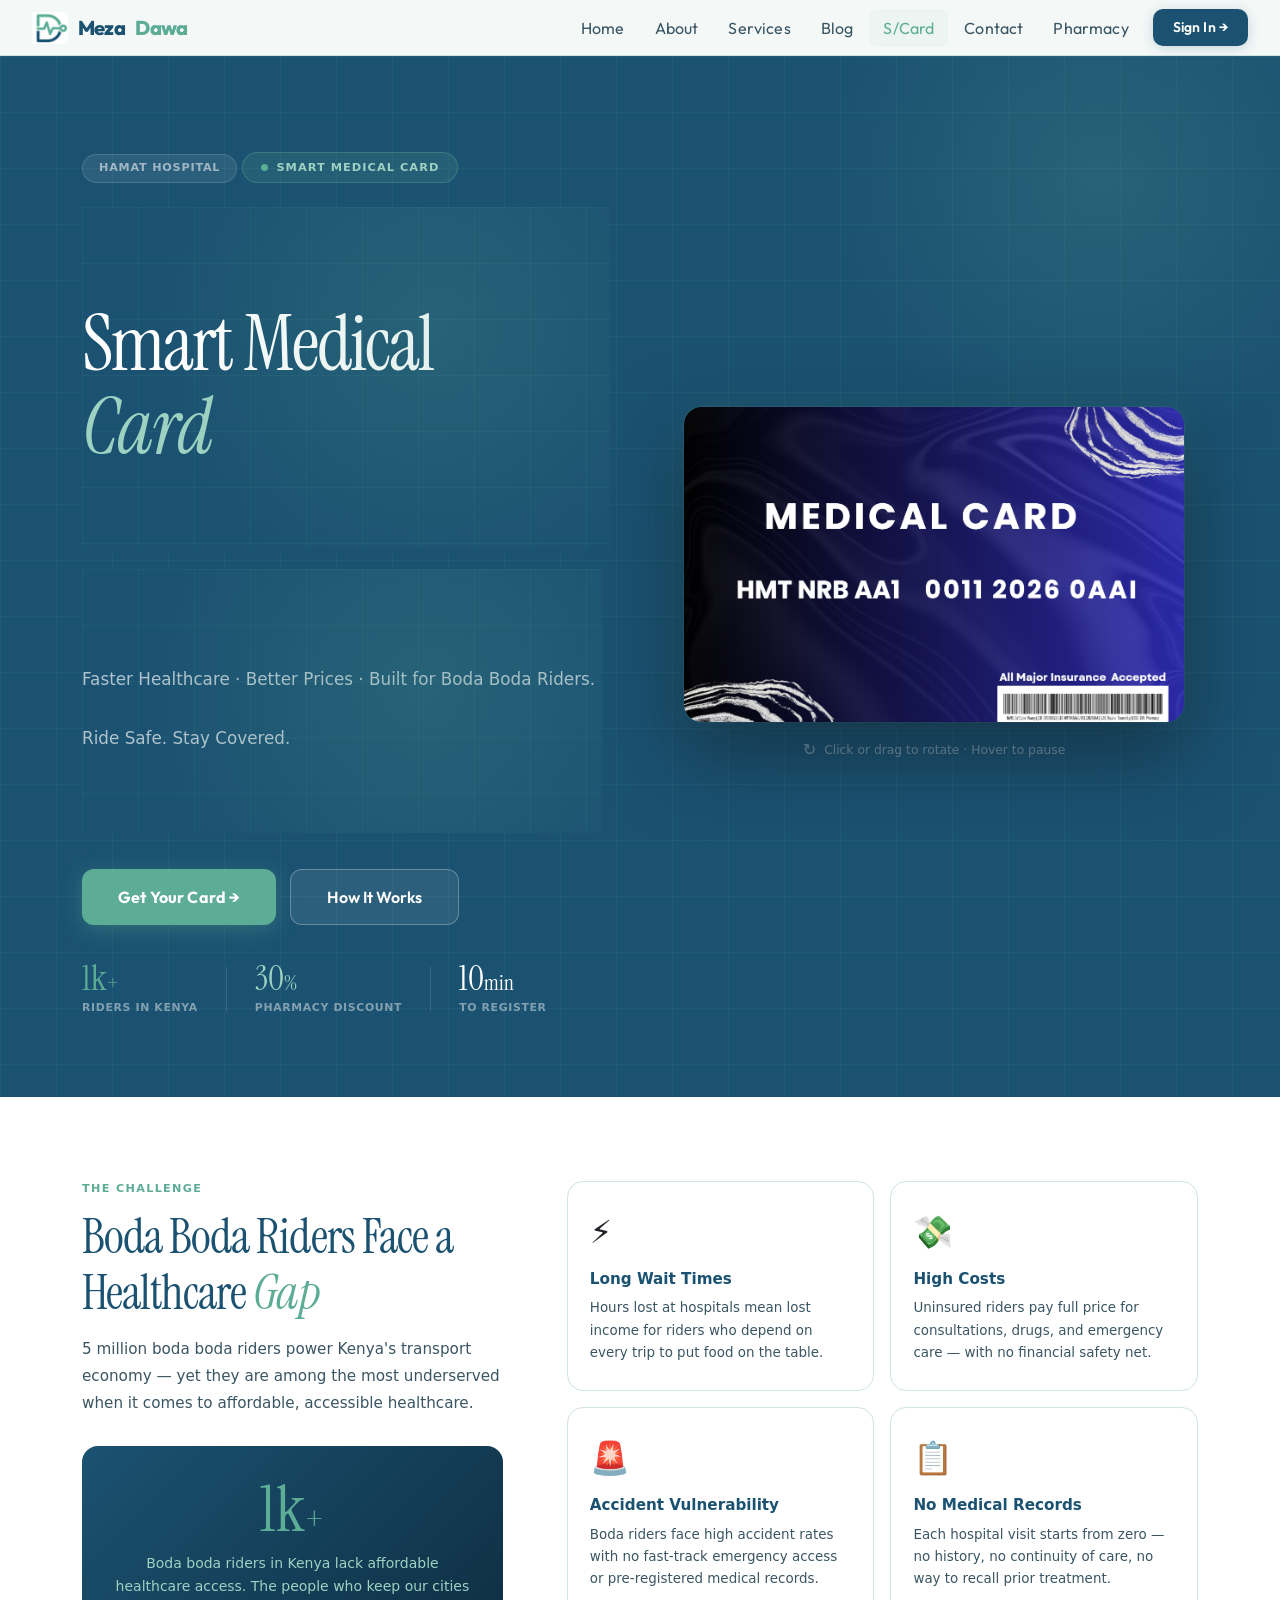
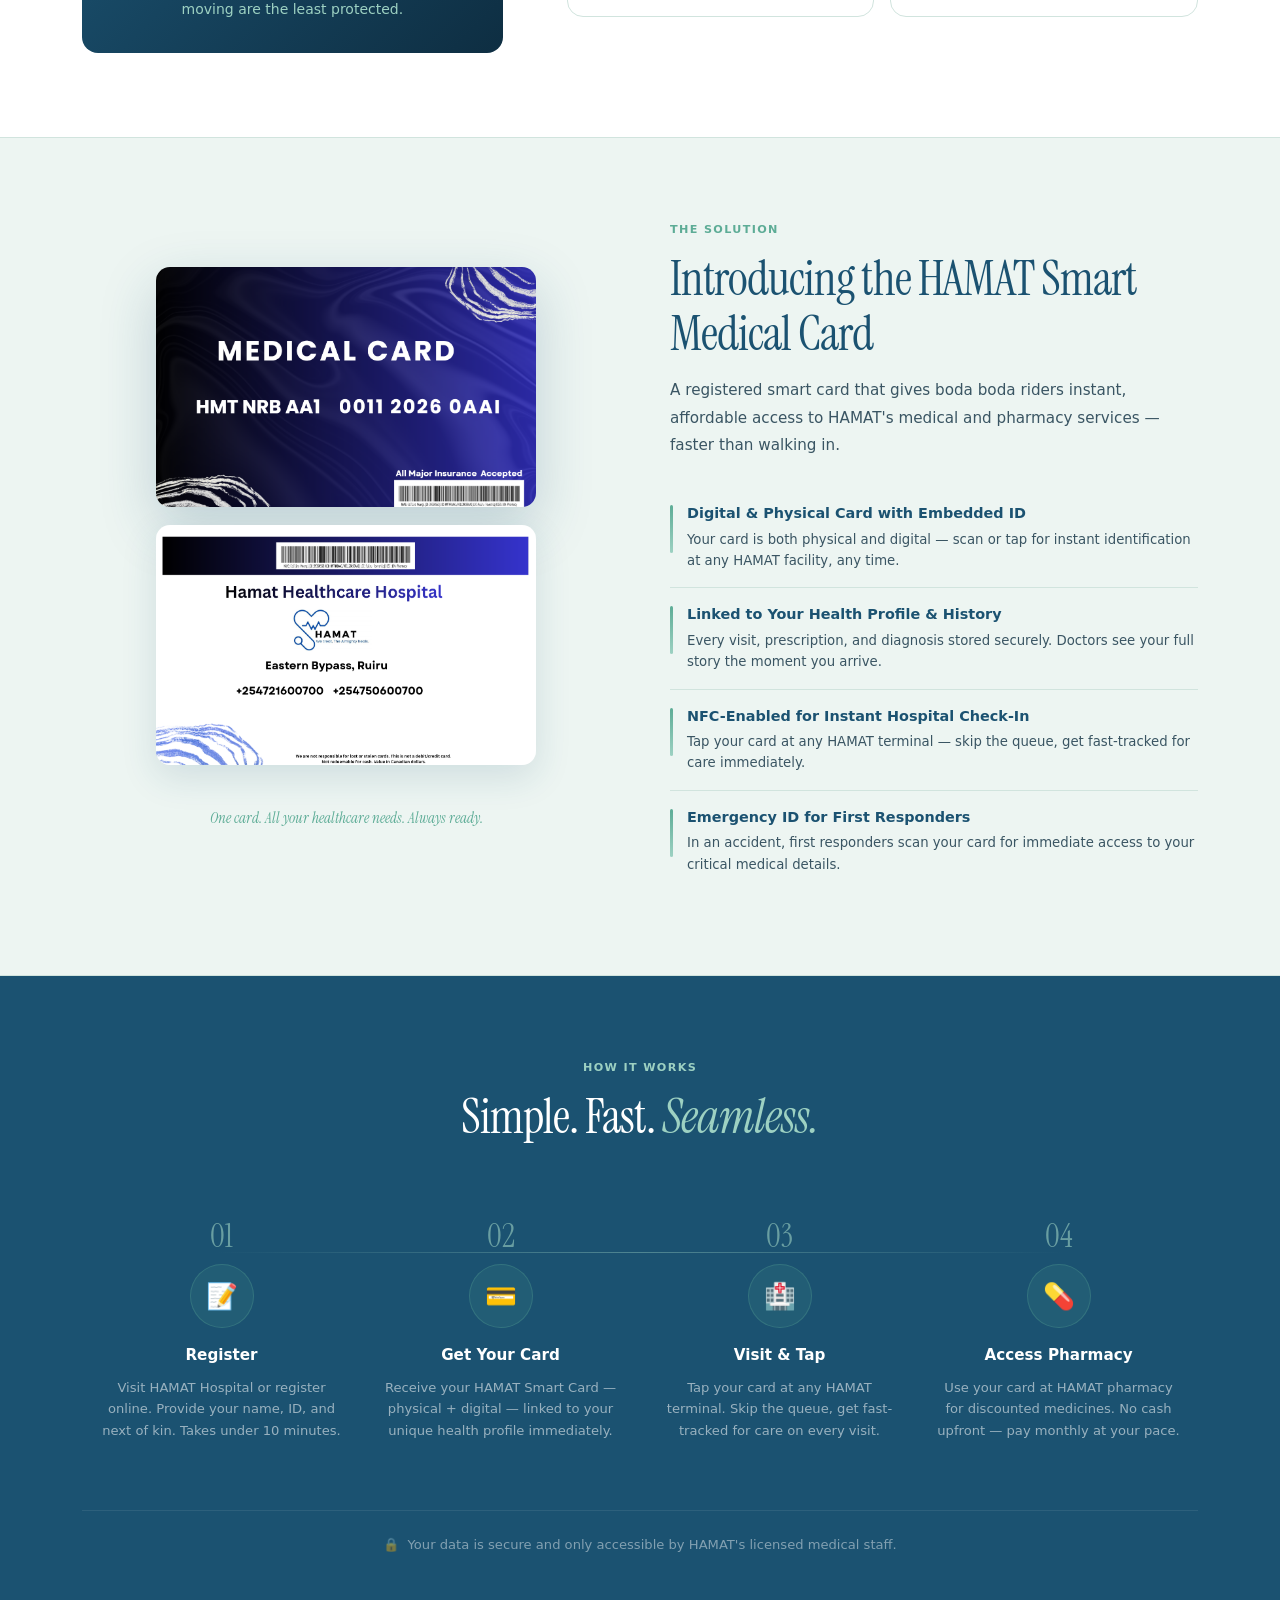
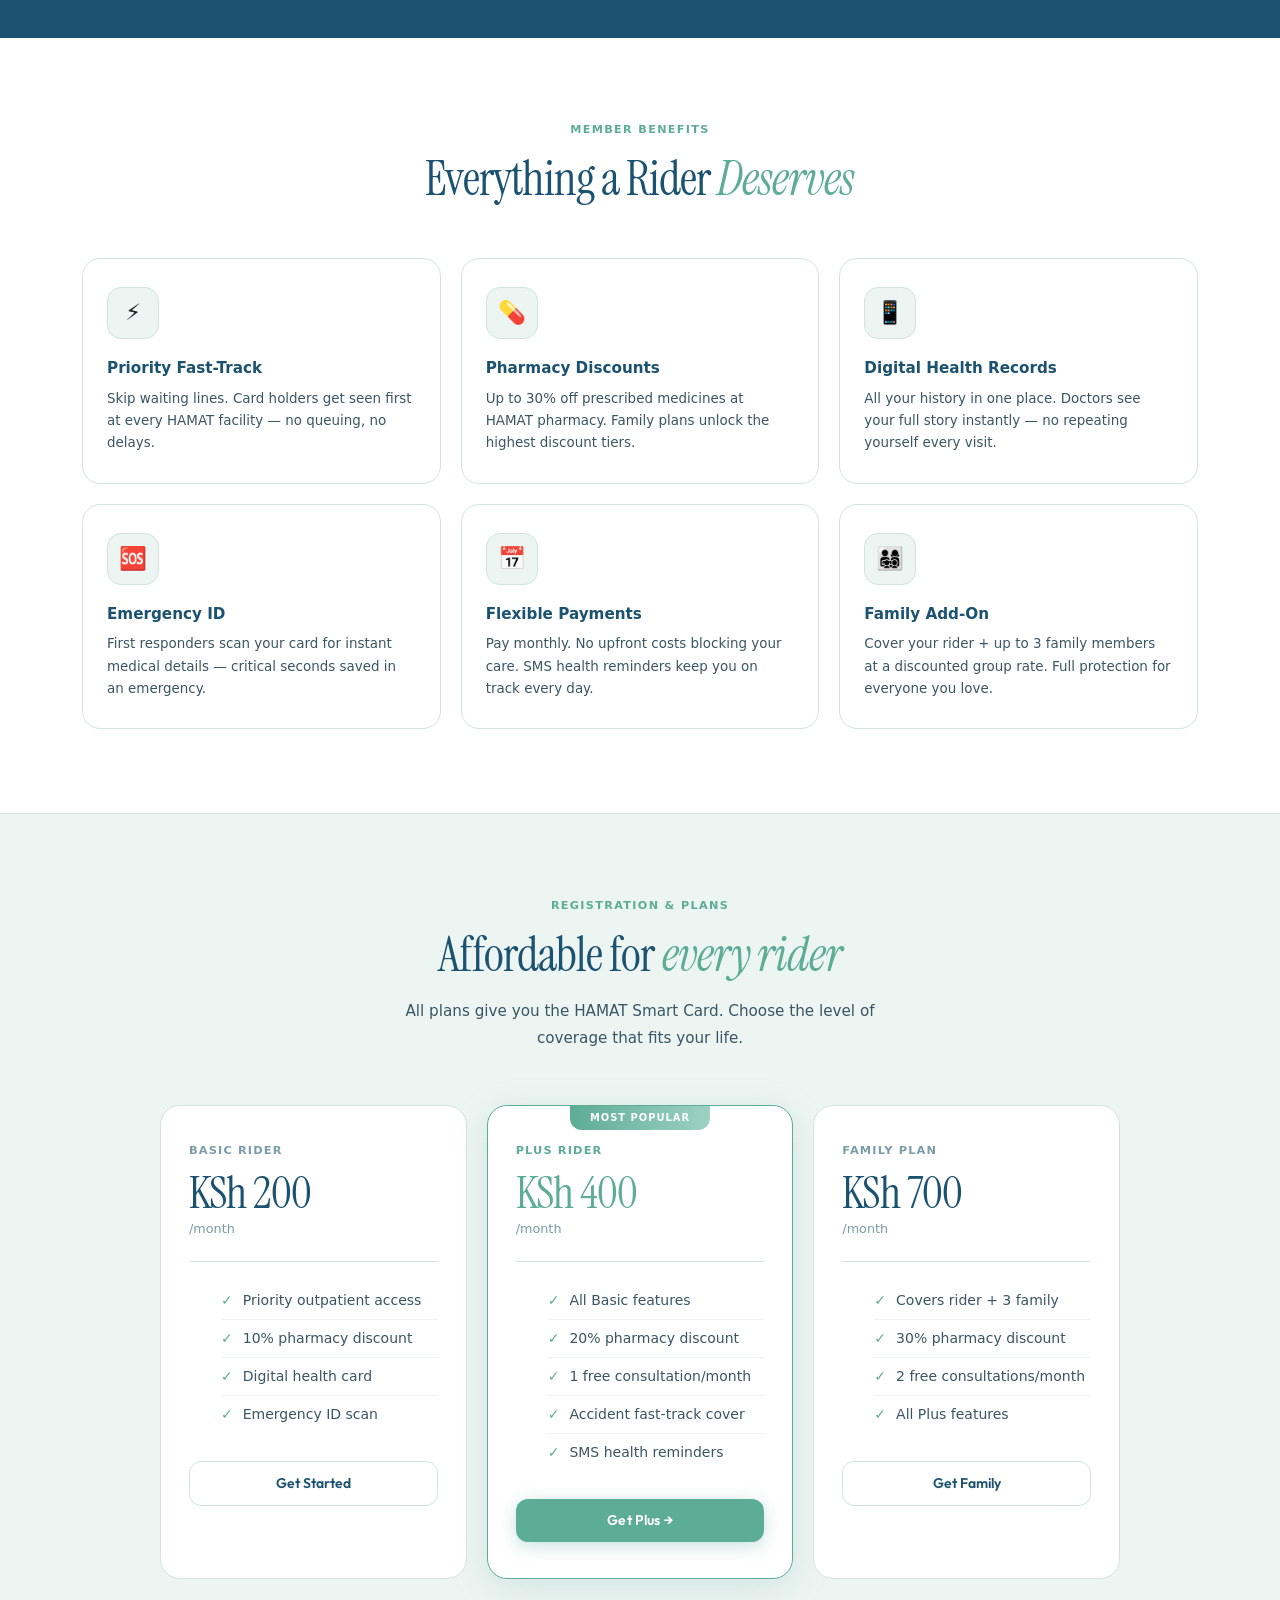
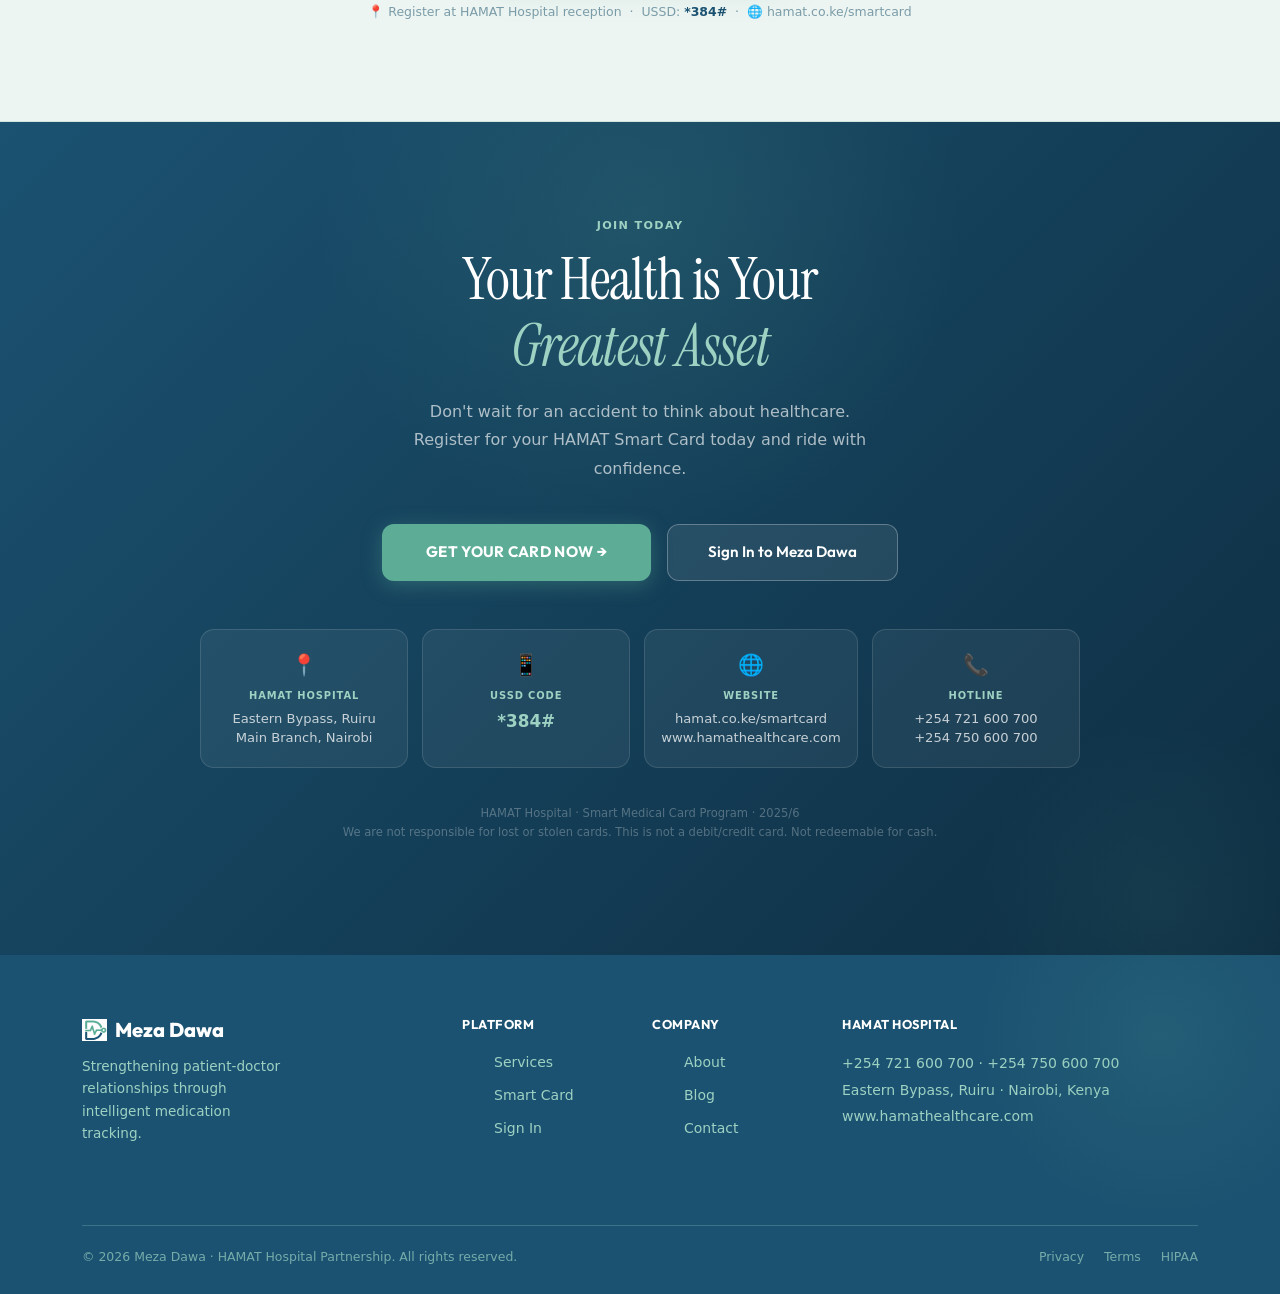
<file: card.html>
<!DOCTYPE html>
<html lang="en">
<head>
  <meta charset="UTF-8">
  <meta name="viewport" content="width=device-width, initial-scale=1.0">
  <title>HAMAT Smart Medical Card — Meza Dawa</title>
  <link rel="stylesheet" href="style.css">
  <link rel="stylesheet" href="feat-icon.css">
  <link rel="stylesheet" href="back-to-top.css">
  <link href="https://cdn.jsdelivr.net/npm/bootstrap@5.3.0/dist/css/bootstrap.min.css" rel="stylesheet">
  <style>

    /* ════════════════════════════════════════════════════════
       PAGE BASE — light clinical theme matching rest of site
       Colors: #F4F8F7 bg · #FFFFFF surface · #1B5271 navy
                #5DAC96 teal · #3A5563 body · #7A9CA8 muted
                #D1E4DE border · #EDF5F2 tinted surface
                #9DD1C2 teal shimmer · #C8E9E1 ultra-light
    ════════════════════════════════════════════════════════ */

    /* ── HERO override — dark navy panel for card showcase ── */
    .sc-hero {
      background: #1B5271;
      position: relative;
      overflow: hidden;
      padding: 96px 0 80px;
      z-index: 1;
    }

    /* grid lines on hero */
    .sc-hero::before {
      content: '';
      position: absolute; inset: 0; pointer-events: none;
      background-image:
        linear-gradient(rgba(93,172,150,0.08) 1px, transparent 1px),
        linear-gradient(90deg, rgba(93,172,150,0.08) 1px, transparent 1px);
      background-size: 56px 56px;
      animation: scGrid 24s linear infinite;
    }
    @keyframes scGrid {
      0%   { background-position: 0 0; }
      100% { background-position: 56px 56px; }
    }

    /* right-side glow */
    .sc-hero::after {
      content: '';
      position: absolute;
      width: 600px; height: 600px; border-radius: 50%;
      background: radial-gradient(circle, rgba(93,172,150,0.18) 0%, transparent 65%);
      top: -180px; right: -120px; pointer-events: none; z-index: 0;
    }

    .sc-hero-inner { position: relative; z-index: 2; }

    /* eyebrow pill on dark bg */
    .sc-eyebrow-pill {
      display: inline-flex;
      align-items: center;
      gap: 8px;
      background: rgba(93,172,150,0.15);
      border: 1px solid rgba(93,172,150,0.35);
      border-radius: 100px;
      padding: 6px 18px;
      font-size: 0.71rem;
      font-weight: 700;
      color: #9DD1C2;
      letter-spacing: 0.09em;
      text-transform: uppercase;
      margin-bottom: 24px;
    }
    .sc-eyebrow-pill::before {
      content: '';
      width: 7px; height: 7px; border-radius: 50%;
      background: #5DAC96;
      animation: scPulse 2.2s ease infinite;
    }
    @keyframes scPulse { 0%,100%{opacity:1;transform:scale(1)} 50%{opacity:0.35;transform:scale(0.6)} }

    .sc-hero h1 {
      font-family: 'Instrument Serif', serif;
      font-weight: 400;
      font-size: clamp(2.6rem, 6vw, 5rem);
      line-height: 1.08;
      letter-spacing: -0.025em;
      color: #FFFFFF;
      margin-bottom: 20px;
    }
    .sc-hero h1 em { font-style: italic; color: #9DD1C2; }

    .sc-hero p {
      font-size: 1.05rem;
      color: rgba(255,255,255,0.65);
      line-height: 1.75;
      font-weight: 300;
      max-width: 520px;
      margin-bottom: 36px;
    }

    .sc-hero-stat {
      display: flex;
      align-items: center;
      gap: 28px;
      margin-top: 36px;
      flex-wrap: wrap;
    }
    .sc-hero-stat-divider {
      width: 1px; height: 44px;
      background: rgba(255,255,255,0.14);
    }
    .sc-hero-stat-num {
      font-family: 'Instrument Serif', serif;
      font-size: 2.2rem;
      line-height: 1;
      margin-bottom: 4px;
    }
    .sc-hero-stat-num.teal  { color: #5DAC96; }
    .sc-hero-stat-num.light { color: #9DD1C2; }
    .sc-hero-stat-num.white { color: #FFFFFF; }
    .sc-hero-stat-label {
      font-size: 0.68rem;
      font-weight: 700;
      letter-spacing: 0.06em;
      text-transform: uppercase;
      color: rgba(255,255,255,0.45);
    }

    /* ════════════════════════════════════════════════════════
       3-D ROTATING CARD
    ════════════════════════════════════════════════════════ */
    .card-scene {
      width: 100%;
      max-width: 500px;
      margin: 0 auto;
      perspective: 1200px;
      cursor: pointer;
      user-select: none;
      -webkit-user-select: none;
    }

    .card-3d {
      width: 100%;
      aspect-ratio: 85.6 / 54;
      position: relative;
      transform-style: preserve-3d;
      animation: cardAutoSpin 9s ease-in-out infinite;
      transition: transform 0.85s cubic-bezier(0.4,0.2,0.2,1);
      border-radius: 18px;
    }

    /* Pause auto-spin on hover so user can look */
    .card-scene:hover .card-3d { animation-play-state: paused; }

    .card-3d.flipped {
      animation: none;
      transform: rotateY(180deg) !important;
    }

    @keyframes cardAutoSpin {
      0%   { transform: rotateY(0deg)   rotateX(3deg); }
      18%  { transform: rotateY(25deg)  rotateX(1deg); }
      40%  { transform: rotateY(180deg) rotateX(-2deg); }
      58%  { transform: rotateY(200deg) rotateX(-3deg); }
      80%  { transform: rotateY(360deg) rotateX(1deg); }
      100% { transform: rotateY(360deg) rotateX(3deg); }
    }

    .card-face {
      position: absolute; inset: 0;
      border-radius: 18px;
      backface-visibility: hidden;
      -webkit-backface-visibility: hidden;
      overflow: hidden;
      box-shadow:
        0 32px 80px rgba(14,28,40,0.55),
        0 0 0 1px rgba(255,255,255,0.06),
        0 0 40px rgba(93,172,150,0.12);
    }
    .card-scene:hover .card-face {
      box-shadow:
        0 40px 100px rgba(14,28,40,0.65),
        0 0 0 1px rgba(255,255,255,0.10),
        0 0 60px rgba(93,172,150,0.20);
    }

    .card-front { background: #1B5271; }
    .card-back  {
      transform: rotateY(180deg);
      background: #FFFFFF;
    }
    .card-front img,
    .card-back  img {
      width: 100%; height: 100%;
      object-fit: cover; display: block;
    }

    .card-hint {
      text-align: center;
      margin-top: 16px;
      font-size: 0.77rem;
      color: rgba(255,255,255,0.40);
      display: flex;
      align-items: center;
      justify-content: center;
      gap: 8px;
      animation: hintBreath 3.5s ease-in-out infinite;
    }
    @keyframes hintBreath { 0%,100%{opacity:0.4} 50%{opacity:0.85} }

    /* ════════════════════════════════════════════════════════
       SECTION FOUNDATIONS — light page sections
    ════════════════════════════════════════════════════════ */
    .sc-section { padding: 84px 0; position: relative; z-index: 1; }

    .sc-section-tint { background: #EDF5F2; border-top: 1px solid #D1E4DE; border-bottom: 1px solid #D1E4DE; }

    .sc-section-navy {
      background: #1B5271;
      border-top: none;
      border-bottom: none;
    }

    /* Section labels */
    .sc-label {
      font-size: 0.70rem;
      font-weight: 800;
      letter-spacing: 0.12em;
      text-transform: uppercase;
      color: #5DAC96;
      display: block;
      margin-bottom: 12px;
    }
    .sc-label-light { color: #9DD1C2; }

    .sc-title {
      font-family: 'Instrument Serif', serif;
      font-weight: 400;
      font-size: clamp(1.85rem, 4vw, 3rem);
      line-height: 1.15;
      letter-spacing: -0.02em;
      color: #1B5271;
      margin-bottom: 16px;
    }
    .sc-title em      { font-style: italic; color: #5DAC96; }
    .sc-title-white   { color: #FFFFFF; }
    .sc-title-white em { color: #9DD1C2; }

    .sc-body {
      font-size: 0.95rem;
      color: #3A5563;
      line-height: 1.8;
      font-weight: 300;
    }
    .sc-body-light { color: rgba(255,255,255,0.65); }

    /* ════════════════════════════════════════════════════════
       PROBLEM SECTION
    ════════════════════════════════════════════════════════ */
    .problem-grid {
      display: grid;
      grid-template-columns: 1fr 1fr;
      gap: 16px;
    }
    @media (max-width: 600px) { .problem-grid { grid-template-columns: 1fr; } }

    .problem-card {
      background: #FFFFFF;
      border: 1px solid #D1E4DE;
      border-radius: 16px;
      padding: 26px 22px;
      transition: all 0.25s ease;
      position: relative;
      overflow: hidden;
    }
    .problem-card::after {
      content: '';
      position: absolute;
      bottom: 0; left: 0; right: 0; height: 2px;
      background: linear-gradient(90deg, #5DAC96, #9DD1C2);
      transform: scaleX(0);
      transform-origin: left;
      transition: transform 0.28s ease;
    }
    .problem-card:hover {
      border-color: #9DD1C2;
      box-shadow: 0 10px 32px rgba(27,82,113,0.12);
      transform: translateY(-3px);
    }
    .problem-card:hover::after { transform: scaleX(1); }

    .problem-icon {
      font-size: 2rem;
      margin-bottom: 12px;
      display: block;
    }
    .problem-title {
      font-weight: 700;
      font-size: 0.95rem;
      color: #1B5271;
      margin-bottom: 7px;
    }
    .problem-desc { font-size: 0.84rem; color: #3A5563; line-height: 1.65; }

    .stat-callout-sc {
      background: linear-gradient(135deg, #1B5271, #0E2E42);
      border-radius: 16px;
      padding: 32px 28px;
      text-align: center;
      grid-column: 1 / -1;
    }
    .stat-callout-sc-num {
      font-family: 'Instrument Serif', serif;
      font-size: 4rem;
      color: #5DAC96;
      line-height: 1;
      margin-bottom: 10px;
    }
    .stat-callout-sc-desc {
      font-size: 0.875rem;
      color: #9DD1C2;
      line-height: 1.65;
      font-weight: 300;
      max-width: 380px;
      margin: 0 auto;
    }

    /* ════════════════════════════════════════════════════════
       SOLUTION SECTION
    ════════════════════════════════════════════════════════ */
    .solution-point {
      display: flex;
      align-items: flex-start;
      gap: 14px;
      padding: 16px 0;
      border-bottom: 1px solid #D1E4DE;
    }
    .solution-point:last-child { border-bottom: none; }
    .solution-bar {
      width: 3px; height: 48px;
      background: linear-gradient(to bottom, #5DAC96, #9DD1C2);
      border-radius: 3px;
      flex-shrink: 0;
      margin-top: 2px;
    }
    .solution-point-title {
      font-weight: 700;
      font-size: 0.9rem;
      color: #1B5271;
      margin-bottom: 4px;
    }
    .solution-point-desc { font-size: 0.83rem; color: #3A5563; line-height: 1.6; }

    .card-tagline {
      text-align: center;
      font-family: 'Instrument Serif', serif;
      font-style: italic;
      color: #5DAC96;
      font-size: 0.95rem;
      margin-top: 24px;
    }

    /* ════════════════════════════════════════════════════════
       HOW IT WORKS — navy dark section
    ════════════════════════════════════════════════════════ */
    .how-row {
      display: grid;
      grid-template-columns: repeat(4, 1fr);
      gap: 0;
      position: relative;
    }
    @media (max-width: 900px) { .how-row { grid-template-columns: repeat(2,1fr); gap: 20px; } }
    @media (max-width: 500px) { .how-row { grid-template-columns: 1fr; } }

    /* connecting line only on wide screens */
    .how-row::before {
      content: '';
      position: absolute;
      top: 52px; left: 12%; right: 12%; height: 1px;
      background: linear-gradient(90deg, transparent, rgba(157,209,194,0.40), transparent);
    }
    @media (max-width: 900px) { .how-row::before { display: none; } }

    .how-step {
      text-align: center;
      padding: 20px 18px;
      position: relative;
    }
    .how-step-num {
      font-family: 'Instrument Serif', serif;
      font-size: 2rem;
      color: #9DD1C2;
      opacity: 0.6;
      line-height: 1;
      margin-bottom: 12px;
    }
    .how-step-icon {
      width: 64px; height: 64px;
      border-radius: 50%;
      background: rgba(93,172,150,0.12);
      border: 1px solid rgba(93,172,150,0.28);
      display: flex; align-items: center; justify-content: center;
      font-size: 1.6rem;
      margin: 0 auto 16px;
      position: relative; z-index: 1;
      transition: all 0.25s ease;
    }
    .how-step:hover .how-step-icon {
      background: rgba(93,172,150,0.24);
      border-color: rgba(93,172,150,0.55);
      transform: scale(1.1);
    }
    .how-step-title {
      font-weight: 700;
      font-size: 0.95rem;
      color: #FFFFFF;
      margin-bottom: 10px;
    }
    .how-step-desc {
      font-size: 0.82rem;
      color: rgba(255,255,255,0.55);
      line-height: 1.65;
    }

    .security-note {
      display: flex;
      align-items: center;
      justify-content: center;
      gap: 8px;
      font-size: 0.82rem;
      color: rgba(255,255,255,0.45);
      margin-top: 48px;
      padding-top: 24px;
      border-top: 1px solid rgba(255,255,255,0.08);
    }

    /* ════════════════════════════════════════════════════════
       BENEFITS GRID
    ════════════════════════════════════════════════════════ */
    .benefits-sc {
      display: grid;
      grid-template-columns: repeat(3, 1fr);
      gap: 20px;
    }
    @media (max-width: 900px) { .benefits-sc { grid-template-columns: repeat(2,1fr); } }
    @media (max-width: 540px) { .benefits-sc { grid-template-columns: 1fr; } }

    .benefit-sc-card {
      background: #FFFFFF;
      border: 1px solid #D1E4DE;
      border-radius: 18px;
      padding: 28px 24px;
      transition: all 0.25s ease;
      position: relative;
      overflow: hidden;
    }
    .benefit-sc-card::before {
      content: '';
      position: absolute;
      top: 0; left: 0; right: 0; height: 3px;
      background: linear-gradient(90deg, #5DAC96, #9DD1C2);
      transform: scaleX(0);
      transform-origin: left;
      transition: transform 0.3s ease;
    }
    .benefit-sc-card:hover {
      border-color: #9DD1C2;
      box-shadow: 0 14px 44px rgba(27,82,113,0.13);
      transform: translateY(-4px);
    }
    .benefit-sc-card:hover::before { transform: scaleX(1); }

    .benefit-sc-icon {
      width: 52px; height: 52px;
      border-radius: 14px;
      background: #EDF5F2;
      border: 1px solid #D1E4DE;
      display: flex; align-items: center; justify-content: center;
      font-size: 1.4rem;
      margin-bottom: 18px;
      transition: background 0.22s ease, border-color 0.22s ease;
    }
    .benefit-sc-card:hover .benefit-sc-icon {
      background: #C8E9E1;
      border-color: #9DD1C2;
    }
    .benefit-sc-title {
      font-weight: 700;
      font-size: 0.95rem;
      color: #1B5271;
      margin-bottom: 8px;
    }
    .benefit-sc-desc { font-size: 0.84rem; color: #3A5563; line-height: 1.65; }

    /* ════════════════════════════════════════════════════════
       PRICING CARDS
    ════════════════════════════════════════════════════════ */
    .pricing-sc {
      display: grid;
      grid-template-columns: repeat(3,1fr);
      gap: 20px;
      max-width: 960px;
      margin: 0 auto;
    }
    @media (max-width: 900px) { .pricing-sc { grid-template-columns: 1fr; max-width: 420px; } }

    .price-sc-card {
      background: #FFFFFF;
      border: 1.5px solid #D1E4DE;
      border-radius: 20px;
      padding: 36px 28px;
      position: relative;
      transition: all 0.25s ease;
      overflow: hidden;
    }
    .price-sc-card:hover {
      box-shadow: 0 16px 48px rgba(27,82,113,0.14);
      transform: translateY(-4px);
    }
    .price-sc-card.featured {
      border-color: #5DAC96;
      box-shadow: 0 8px 36px rgba(93,172,150,0.20);
      transform: scale(1.04);
    }
    .price-sc-card.featured:hover { transform: scale(1.04) translateY(-4px); }

    .price-sc-popular {
      position: absolute;
      top: 0; left: 50%;
      transform: translateX(-50%);
      background: linear-gradient(90deg, #5DAC96, #9DD1C2);
      color: #FFFFFF;
      font-size: 0.62rem;
      font-weight: 800;
      letter-spacing: 0.10em;
      text-transform: uppercase;
      padding: 5px 20px;
      border-radius: 0 0 12px 12px;
      white-space: nowrap;
    }

    .price-sc-plan {
      font-size: 0.71rem;
      font-weight: 800;
      letter-spacing: 0.10em;
      text-transform: uppercase;
      color: #7A9CA8;
      margin-bottom: 12px;
    }
    .price-sc-plan.featured { color: #5DAC96; }

    .price-sc-amount {
      font-family: 'Instrument Serif', serif;
      font-size: 2.8rem;
      color: #1B5271;
      line-height: 1;
      margin-bottom: 4px;
      letter-spacing: -0.02em;
    }
    .price-sc-amount.featured { color: #5DAC96; }

    .price-sc-period { font-size: 0.8rem; color: #7A9CA8; margin-bottom: 22px; }

    .price-sc-divider {
      height: 1px;
      background: #D1E4DE;
      margin-bottom: 20px;
    }

    .price-sc-features { list-style: none; margin-bottom: 28px; }
    .price-sc-features li {
      font-size: 0.875rem;
      color: #3A5563;
      padding: 8px 0;
      border-bottom: 1px solid #EDF5F2;
      display: flex;
      align-items: center;
      gap: 10px;
    }
    .price-sc-features li::before {
      content: '✓';
      color: #5DAC96;
      font-weight: 800;
      flex-shrink: 0;
    }
    .price-sc-features li:last-child { border-bottom: none; }

    .price-sc-note {
      text-align: center;
      font-size: 0.78rem;
      color: #7A9CA8;
      margin-top: 28px;
    }

    /* ════════════════════════════════════════════════════════
       CTA BAND — navy background
    ════════════════════════════════════════════════════════ */
    .sc-cta-band {
      background: linear-gradient(135deg, #1B5271 0%, #0E2E42 100%);
      padding: 96px 0;
      text-align: center;
      position: relative;
      overflow: hidden;
    }
    .sc-cta-band::before {
      content: '';
      position: absolute;
      width: 700px; height: 700px; border-radius: 50%;
      background: radial-gradient(circle, rgba(93,172,150,0.14) 0%, transparent 65%);
      top: -250px; left: 50%; transform: translateX(-50%);
      pointer-events: none;
    }
    .sc-cta-band::after {
      content: '';
      position: absolute;
      width: 400px; height: 400px; border-radius: 50%;
      background: radial-gradient(circle, rgba(93,172,150,0.08) 0%, transparent 65%);
      bottom: -150px; right: -80px;
      pointer-events: none;
    }
    .sc-cta-inner { position: relative; z-index: 1; }

    .cta-info-row {
      display: grid;
      grid-template-columns: repeat(4,1fr);
      gap: 14px;
      max-width: 880px;
      margin: 48px auto 0;
    }
    @media (max-width: 768px) { .cta-info-row { grid-template-columns: repeat(2,1fr); } }
    @media (max-width: 460px) { .cta-info-row { grid-template-columns: 1fr; } }

    .cta-info-tile {
      background: rgba(255,255,255,0.06);
      border: 1px solid rgba(255,255,255,0.12);
      border-radius: 14px;
      padding: 20px 16px;
      text-align: center;
      transition: all 0.22s ease;
    }
    .cta-info-tile:hover {
      background: rgba(93,172,150,0.12);
      border-color: rgba(93,172,150,0.30);
    }
    .cta-tile-icon  { font-size: 1.3rem; margin-bottom: 8px; }
    .cta-tile-label {
      font-size: 0.62rem;
      font-weight: 800;
      letter-spacing: 0.09em;
      text-transform: uppercase;
      color: #9DD1C2;
      margin-bottom: 5px;
    }
    .cta-tile-val {
      font-size: 0.82rem;
      color: rgba(255,255,255,0.75);
      font-weight: 500;
      line-height: 1.45;
    }

    /* ════════════════════════════════════════════════════════
       BUTTONS for this page
    ════════════════════════════════════════════════════════ */
    .btn-sc {
      background: #5DAC96;
      color: #FFFFFF !important;
      border: none;
      padding: 14px 34px;
      border-radius: 12px;
      font-family: 'Outfit', sans-serif;
      font-weight: 700;
      font-size: 0.95rem;
      cursor: pointer;
      transition: background 0.22s ease, box-shadow 0.22s ease, transform 0.15s ease;
      box-shadow: 0 4px 20px rgba(93,172,150,0.35);
      display: inline-flex; align-items: center; gap: 9px;
      text-decoration: none;
      letter-spacing: 0.01em;
    }
    .btn-sc:hover {
      background: #3D8F7A;
      transform: translateY(-2px);
      box-shadow: 0 8px 32px rgba(93,172,150,0.48);
      color: #FFFFFF !important;
    }

    .btn-sc-outline {
      background: rgba(255,255,255,0.08);
      color: #FFFFFF !important;
      border: 1.5px solid rgba(255,255,255,0.28);
      padding: 14px 34px;
      border-radius: 12px;
      font-family: 'Outfit', sans-serif;
      font-weight: 600;
      font-size: 0.95rem;
      cursor: pointer;
      transition: all 0.22s ease;
      display: inline-flex; align-items: center; gap: 9px;
      text-decoration: none;
    }
    .btn-sc-outline:hover {
      background: rgba(255,255,255,0.15);
      border-color: rgba(255,255,255,0.50);
      color: #FFFFFF !important;
    }

    .btn-sc-navy {
      background: #1B5271;
      color: #FFFFFF !important;
      border: none;
      padding: 12px 28px;
      border-radius: 10px;
      font-family: 'Outfit', sans-serif;
      font-weight: 700;
      font-size: 0.875rem;
      cursor: pointer;
      transition: all 0.22s ease;
      box-shadow: 0 4px 18px rgba(27,82,113,0.28);
      display: inline-flex; align-items: center; gap: 8px;
      text-decoration: none;
    }
    .btn-sc-navy:hover {
      background: #0E2E42;
      transform: translateY(-2px);
      color: #FFFFFF !important;
    }

    /* ════════════════════════════════════════════════════════
       SCROLL REVEAL
    ════════════════════════════════════════════════════════ */
    .sc-reveal {
      opacity: 0;
      transform: translateY(26px);
      transition: opacity 0.62s ease, transform 0.62s ease;
    }
    .sc-reveal.visible { opacity: 1; transform: translateY(0); }
    .sc-d1 { transition-delay: 0.10s; }
    .sc-d2 { transition-delay: 0.20s; }
    .sc-d3 { transition-delay: 0.30s; }
    .sc-d4 { transition-delay: 0.40s; }

    /* ════════════════════════════════════════════════════════
       SPLIT GRID HELPERS
    ════════════════════════════════════════════════════════ */
    .two-col { display: grid; grid-template-columns: 1fr 1fr; gap: 60px; align-items: center; }
    .two-col-60 { display: grid; grid-template-columns: 1fr 1.5fr; gap: 64px; align-items: start; }
    @media (max-width: 900px) {
      .two-col,
      .two-col-60 { grid-template-columns: 1fr; gap: 36px; }
    }
  </style>
</head>
<body>

<!-- ══════════════════════════════════════════════════════════
     NAVBAR
══════════════════════════════════════════════════════════ -->
<nav class="navbar navbar-expand-lg">
  <div class="container-fluid">
    <a class="navbar-brand" href="index.html">
      <img src="logo.png" alt="Meza Dawa"> Meza <span class="brand-dot">Dawa</span>
    </a>
    <button class="navbar-toggler" type="button" data-bs-toggle="collapse" data-bs-target="#nav">
      <span class="navbar-toggler-icon"></span>
    </button>
    <div class="collapse navbar-collapse" id="nav">
      <ul class="navbar-nav ms-auto align-items-center" style="gap:2px;">
        <li class="nav-item"><a class="nav-link" href="index.html">Home</a></li>
        <li class="nav-item"><a class="nav-link" href="about.html">About</a></li>
        <li class="nav-item"><a class="nav-link" href="services.html">Services</a></li>
        <li class="nav-item"><a class="nav-link" href="blog.html">Blog</a></li>
        <li class="nav-item"><a class="nav-link active-link" href="card.html">S/Card</a></li>
        <li class="nav-item"><a class="nav-link" href="contact.html">Contact</a></li>
        <li class="nav-item"><a class="nav-link" href="pharmacy-dashboard.html">Pharmacy</a></li>
        <li class="nav-item ms-2"><a class="btn-nav-portal nav-link" href="portal.html">Sign In →</a></li>
      </ul>
    </div>
  </div>
</nav>

<!-- ══════════════════════════════════════════════════════════
     HERO  —  Slide 1: Smart Medical Card
══════════════════════════════════════════════════════════ -->
<section class="sc-hero">
  <div class="container">
    <div class="two-col sc-hero-inner">

      <!-- Left content -->
      <div>
        <div style="display:inline-flex;align-items:center;gap:8px;background:rgba(255,255,255,0.08);border:1px solid rgba(255,255,255,0.14);border-radius:100px;padding:5px 16px;font-size:0.70rem;font-weight:700;color:rgba(255,255,255,0.55);letter-spacing:0.07em;text-transform:uppercase;margin-bottom:18px;">HAMAT HOSPITAL</div>
        <div class="sc-eyebrow-pill">Smart Medical Card</div>
        <h1 class="sc-hero h1">Smart Medical<br><em>Card</em></h1>
        <p class="sc-hero p">Faster Healthcare · Better Prices · Built for Boda Boda Riders.<br><br>Ride Safe. Stay Covered.</p>
        <div style="display:flex;gap:14px;flex-wrap:wrap;">
          <a href="#pricing" class="btn-sc" style="font-size:1rem;padding:15px 36px;">Get Your Card →</a>
          <a href="#how-it-works" class="btn-sc-outline" style="font-size:1rem;padding:15px 36px;">How It Works</a>
        </div>
        <div class="sc-hero-stat">
          <div>
            <div class="sc-hero-stat-num teal">1k<span style="font-size:1.4rem;">+</span></div>
            <div class="sc-hero-stat-label">Riders in Kenya</div>
          </div>
          <div class="sc-hero-stat-divider"></div>
          <div>
            <div class="sc-hero-stat-num light">30<span style="font-size:1.4rem;">%</span></div>
            <div class="sc-hero-stat-label">Pharmacy Discount</div>
          </div>
          <div class="sc-hero-stat-divider"></div>
          <div>
            <div class="sc-hero-stat-num white">10<span style="font-size:1.3rem;">min</span></div>
            <div class="sc-hero-stat-label">To Register</div>
          </div>
        </div>
      </div>

      <!-- Right: 3-D Card -->
      <div>
        <div class="card-scene" id="cardScene"
             onclick="flipCard(event)"
             tabindex="0"
             onkeydown="if(event.key==='Enter'||event.key===' ')flipCard(event)"
             role="button"
             aria-label="Click to flip the medical card">
          <div class="card-3d" id="card3d">
            <div class="card-face card-front">
              <img src="card.png" alt="HAMAT Smart Card — Front" draggable="false">
            </div>
            <div class="card-face card-back">
              <img src="back card.png" alt="HAMAT Smart Card — Back" draggable="false">
            </div>
          </div>
        </div>
        <div class="card-hint">
          <span style="font-size:1rem;">↻</span> Click or drag to rotate · Hover to pause
        </div>
      </div>

    </div>
  </div>
</section>

<!-- ══════════════════════════════════════════════════════════
     THE CHALLENGE  —  Slide 2
══════════════════════════════════════════════════════════ -->
<section class="sc-section">
  <div class="container">
    <div class="two-col-60">

      <!-- Stat + heading -->
      <div class="sc-reveal">
        <span class="sc-label">The Challenge</span>
        <h2 class="sc-title">Boda Boda Riders Face a Healthcare <em>Gap</em></h2>
        <p class="sc-body" style="margin-bottom:28px;">5 million boda boda riders power Kenya's transport economy — yet they are among the most underserved when it comes to affordable, accessible healthcare.</p>
        <div class="stat-callout-sc">
          <div class="stat-callout-sc-num">1k<span style="font-size:2.2rem;">+</span></div>
          <p class="stat-callout-sc-desc">Boda boda riders in Kenya lack affordable healthcare access. The people who keep our cities moving are the least protected.</p>
        </div>
      </div>

      <!-- Problem cards -->
      <div class="problem-grid sc-reveal sc-d1">
        <div class="problem-card">
          <span class="problem-icon">⚡</span>
          <div class="problem-title">Long Wait Times</div>
          <div class="problem-desc">Hours lost at hospitals mean lost income for riders who depend on every trip to put food on the table.</div>
        </div>
        <div class="problem-card">
          <span class="problem-icon">💸</span>
          <div class="problem-title">High Costs</div>
          <div class="problem-desc">Uninsured riders pay full price for consultations, drugs, and emergency care — with no financial safety net.</div>
        </div>
        <div class="problem-card">
          <span class="problem-icon">🚨</span>
          <div class="problem-title">Accident Vulnerability</div>
          <div class="problem-desc">Boda riders face high accident rates with no fast-track emergency access or pre-registered medical records.</div>
        </div>
        <div class="problem-card">
          <span class="problem-icon">📋</span>
          <div class="problem-title">No Medical Records</div>
          <div class="problem-desc">Each hospital visit starts from zero — no history, no continuity of care, no way to recall prior treatment.</div>
        </div>
      </div>

    </div>
  </div>
</section>

<!-- ══════════════════════════════════════════════════════════
     THE SOLUTION  —  Slide 3
══════════════════════════════════════════════════════════ -->
<section class="sc-section sc-section-tint">
  <div class="container">
    <div class="two-col">

      <!-- Card images stacked -->
      <div class="sc-reveal" style="display:flex;flex-direction:column;gap:18px;align-items:center;">
        <div style="width:100%;max-width:380px;aspect-ratio:85.6/54;border-radius:14px;overflow:hidden;box-shadow:0 20px 56px rgba(27,82,113,0.22);">
          <img src="card.png" alt="Card Front" style="width:100%;height:100%;object-fit:cover;display:block;">
        </div>
        <div style="width:100%;max-width:380px;aspect-ratio:85.6/54;border-radius:14px;overflow:hidden;box-shadow:0 12px 36px rgba(27,82,113,0.14);">
          <img src="back card.png" alt="Card Back" style="width:100%;height:100%;object-fit:cover;display:block;">
        </div>
        <p class="card-tagline">One card. All your healthcare needs. Always ready.</p>
      </div>

      <!-- Solution points -->
      <div class="sc-reveal sc-d1">
        <span class="sc-label">The Solution</span>
        <h2 class="sc-title">Introducing the HAMAT Smart Medical Card</h2>
        <p class="sc-body" style="margin-bottom:28px;">A registered smart card that gives boda boda riders instant, affordable access to HAMAT's medical and pharmacy services — faster than walking in.</p>

        <div>
          <div class="solution-point">
            <div class="solution-bar"></div>
            <div>
              <div class="solution-point-title">Digital &amp; Physical Card with Embedded ID</div>
              <div class="solution-point-desc">Your card is both physical and digital — scan or tap for instant identification at any HAMAT facility, any time.</div>
            </div>
          </div>
          <div class="solution-point">
            <div class="solution-bar"></div>
            <div>
              <div class="solution-point-title">Linked to Your Health Profile &amp; History</div>
              <div class="solution-point-desc">Every visit, prescription, and diagnosis stored securely. Doctors see your full story the moment you arrive.</div>
            </div>
          </div>
          <div class="solution-point">
            <div class="solution-bar"></div>
            <div>
              <div class="solution-point-title">NFC-Enabled for Instant Hospital Check-In</div>
              <div class="solution-point-desc">Tap your card at any HAMAT terminal — skip the queue, get fast-tracked for care immediately.</div>
            </div>
          </div>
          <div class="solution-point">
            <div class="solution-bar"></div>
            <div>
              <div class="solution-point-title">Emergency ID for First Responders</div>
              <div class="solution-point-desc">In an accident, first responders scan your card for immediate access to your critical medical details.</div>
            </div>
          </div>
        </div>
      </div>

    </div>
  </div>
</section>

<!-- ══════════════════════════════════════════════════════════
     HOW IT WORKS  —  Slide 4  (navy dark section)
══════════════════════════════════════════════════════════ -->
<section class="sc-section sc-section-navy" id="how-it-works">
  <div class="container">

    <div style="text-align:center;margin-bottom:56px;" class="sc-reveal">
      <span class="sc-label sc-label-light">How It Works</span>
      <h2 class="sc-title sc-title-white">Simple. Fast. <em>Seamless.</em></h2>
    </div>

    <div class="how-row">
      <div class="how-step sc-reveal sc-d1">
        <div class="how-step-num">01</div>
        <div class="how-step-icon">📝</div>
        <div class="how-step-title">Register</div>
        <div class="how-step-desc">Visit HAMAT Hospital or register online. Provide your name, ID, and next of kin. Takes under 10 minutes.</div>
      </div>
      <div class="how-step sc-reveal sc-d2">
        <div class="how-step-num">02</div>
        <div class="how-step-icon">💳</div>
        <div class="how-step-title">Get Your Card</div>
        <div class="how-step-desc">Receive your HAMAT Smart Card — physical + digital — linked to your unique health profile immediately.</div>
      </div>
      <div class="how-step sc-reveal sc-d3">
        <div class="how-step-num">03</div>
        <div class="how-step-icon">🏥</div>
        <div class="how-step-title">Visit &amp; Tap</div>
        <div class="how-step-desc">Tap your card at any HAMAT terminal. Skip the queue, get fast-tracked for care on every visit.</div>
      </div>
      <div class="how-step sc-reveal sc-d4">
        <div class="how-step-num">04</div>
        <div class="how-step-icon">💊</div>
        <div class="how-step-title">Access Pharmacy</div>
        <div class="how-step-desc">Use your card at HAMAT pharmacy for discounted medicines. No cash upfront — pay monthly at your pace.</div>
      </div>
    </div>

    <div class="security-note sc-reveal">
      🔒 &nbsp;Your data is secure and only accessible by HAMAT's licensed medical staff.
    </div>

  </div>
</section>

<!-- ══════════════════════════════════════════════════════════
     MEMBER BENEFITS  —  Slide 5
══════════════════════════════════════════════════════════ -->
<section class="sc-section">
  <div class="container">
    <div style="text-align:center;margin-bottom:52px;" class="sc-reveal">
      <span class="sc-label">Member Benefits</span>
      <h2 class="sc-title">Everything a Rider <em>Deserves</em></h2>
    </div>
    <div class="benefits-sc">
      <div class="benefit-sc-card sc-reveal sc-d1">
        <div class="benefit-sc-icon">⚡</div>
        <div class="benefit-sc-title">Priority Fast-Track</div>
        <div class="benefit-sc-desc">Skip waiting lines. Card holders get seen first at every HAMAT facility — no queuing, no delays.</div>
      </div>
      <div class="benefit-sc-card sc-reveal sc-d2">
        <div class="benefit-sc-icon">💊</div>
        <div class="benefit-sc-title">Pharmacy Discounts</div>
        <div class="benefit-sc-desc">Up to 30% off prescribed medicines at HAMAT pharmacy. Family plans unlock the highest discount tiers.</div>
      </div>
      <div class="benefit-sc-card sc-reveal sc-d3">
        <div class="benefit-sc-icon">📱</div>
        <div class="benefit-sc-title">Digital Health Records</div>
        <div class="benefit-sc-desc">All your history in one place. Doctors see your full story instantly — no repeating yourself every visit.</div>
      </div>
      <div class="benefit-sc-card sc-reveal sc-d1">
        <div class="benefit-sc-icon">🆘</div>
        <div class="benefit-sc-title">Emergency ID</div>
        <div class="benefit-sc-desc">First responders scan your card for instant medical details — critical seconds saved in an emergency.</div>
      </div>
      <div class="benefit-sc-card sc-reveal sc-d2">
        <div class="benefit-sc-icon">📅</div>
        <div class="benefit-sc-title">Flexible Payments</div>
        <div class="benefit-sc-desc">Pay monthly. No upfront costs blocking your care. SMS health reminders keep you on track every day.</div>
      </div>
      <div class="benefit-sc-card sc-reveal sc-d3">
        <div class="benefit-sc-icon">👨‍👩‍👧‍👦</div>
        <div class="benefit-sc-title">Family Add-On</div>
        <div class="benefit-sc-desc">Cover your rider + up to 3 family members at a discounted group rate. Full protection for everyone you love.</div>
      </div>
    </div>
  </div>
</section>

<!-- ══════════════════════════════════════════════════════════
     PRICING  —  Slide 6
══════════════════════════════════════════════════════════ -->
<section class="sc-section sc-section-tint" id="pricing">
  <div class="container">
    <div style="text-align:center;margin-bottom:52px;" class="sc-reveal">
      <span class="sc-label">Registration &amp; Plans</span>
      <h2 class="sc-title">Affordable for <em>every rider</em></h2>
      <p class="sc-body" style="max-width:480px;margin:0 auto;">All plans give you the HAMAT Smart Card. Choose the level of coverage that fits your life.</p>
    </div>

    <div class="pricing-sc">

      <!-- Basic Rider -->
      <div class="price-sc-card sc-reveal sc-d1">
        <div class="price-sc-plan">Basic Rider</div>
        <div class="price-sc-amount">KSh 200</div>
        <div class="price-sc-period">/month</div>
        <div class="price-sc-divider"></div>
        <ul class="price-sc-features">
          <li>Priority outpatient access</li>
          <li>10% pharmacy discount</li>
          <li>Digital health card</li>
          <li>Emergency ID scan</li>
        </ul>
        <a href="contact.html" class="btn-ghost" style="width:100%;justify-content:center;font-size:0.875rem;padding:11px 20px;">Get Started</a>
      </div>

      <!-- Plus Rider -->
      <div class="price-sc-card featured sc-reveal sc-d2">
        <div class="price-sc-popular">Most Popular</div>
        <div class="price-sc-plan featured">Plus Rider</div>
        <div class="price-sc-amount featured">KSh 400</div>
        <div class="price-sc-period">/month</div>
        <div class="price-sc-divider"></div>
        <ul class="price-sc-features">
          <li>All Basic features</li>
          <li>20% pharmacy discount</li>
          <li>1 free consultation/month</li>
          <li>Accident fast-track cover</li>
          <li>SMS health reminders</li>
        </ul>
        <a href="contact.html" class="btn-primary" style="width:100%;justify-content:center;font-size:0.875rem;padding:11px 20px;">Get Plus →</a>
      </div>

      <!-- Family Plan -->
      <div class="price-sc-card sc-reveal sc-d3">
        <div class="price-sc-plan">Family Plan</div>
        <div class="price-sc-amount">KSh 700</div>
        <div class="price-sc-period">/month</div>
        <div class="price-sc-divider"></div>
        <ul class="price-sc-features">
          <li>Covers rider + 3 family</li>
          <li>30% pharmacy discount</li>
          <li>2 free consultations/month</li>
          <li>All Plus features</li>
        </ul>
        <a href="contact.html" class="btn-ghost" style="width:100%;justify-content:center;font-size:0.875rem;padding:11px 20px;">Get Family</a>
      </div>

    </div>

    <p class="price-sc-note sc-reveal" style="margin-top:24px;">
      📍 Register at HAMAT Hospital reception &nbsp;·&nbsp; USSD: <strong style="color:#1B5271;">*384#</strong> &nbsp;·&nbsp; 🌐 hamat.co.ke/smartcard
    </p>
  </div>
</section>

<!-- ══════════════════════════════════════════════════════════
     CTA  —  Slide 7: Your Health is Your Greatest Asset
══════════════════════════════════════════════════════════ -->
<section class="sc-cta-band">
  <div class="sc-cta-inner container">

    <div class="sc-reveal" style="margin-bottom:6px;">
      <span class="sc-label sc-label-light" style="display:block;text-align:center;">Join Today</span>
    </div>
    <h2 class="sc-title sc-title-white sc-reveal" style="font-size:clamp(2rem,5vw,3.6rem);text-align:center;margin-bottom:18px;">
      Your Health is Your<br><em>Greatest Asset</em>
    </h2>
    <p class="sc-body sc-body-light sc-reveal" style="max-width:500px;margin:0 auto 40px;text-align:center;font-size:1rem;">
      Don't wait for an accident to think about healthcare.<br>
      Register for your HAMAT Smart Card today and ride with confidence.
    </p>

    <div class="sc-reveal" style="display:flex;gap:16px;justify-content:center;flex-wrap:wrap;margin-bottom:0;">
      <a href="contact.html" class="btn-sc" style="font-size:1rem;padding:16px 44px;font-size:0.95rem;letter-spacing:0.02em;">GET YOUR CARD NOW →</a>
      <a href="portal.html" class="btn-sc-outline" style="font-size:0.95rem;padding:16px 40px;">Sign In to Meza Dawa</a>
    </div>

    <!-- Contact info tiles -->
    <div class="cta-info-row sc-reveal">
      <div class="cta-info-tile">
        <div class="cta-tile-icon">📍</div>
        <div class="cta-tile-label">HAMAT Hospital</div>
        <div class="cta-tile-val">Eastern Bypass, Ruiru<br>Main Branch, Nairobi</div>
      </div>
      <div class="cta-info-tile">
        <div class="cta-tile-icon">📱</div>
        <div class="cta-tile-label">USSD Code</div>
        <div class="cta-tile-val" style="font-size:1.05rem;font-weight:700;color:#9DD1C2;">*384#</div>
      </div>
      <div class="cta-info-tile">
        <div class="cta-tile-icon">🌐</div>
        <div class="cta-tile-label">Website</div>
        <div class="cta-tile-val">hamat.co.ke/smartcard<br>www.hamathealthcare.com</div>
      </div>
      <div class="cta-info-tile">
        <div class="cta-tile-icon">📞</div>
        <div class="cta-tile-label">Hotline</div>
        <div class="cta-tile-val">+254 721 600 700<br>+254 750 600 700</div>
      </div>
    </div>

    <p style="font-size:0.72rem;color:rgba(255,255,255,0.28);margin-top:36px;text-align:center;line-height:1.7;">
      HAMAT Hospital · Smart Medical Card Program · 2025/6<br>
      We are not responsible for lost or stolen cards. This is not a debit/credit card. Not redeemable for cash.
    </p>

  </div>
</section>

<!-- ══════════════════════════════════════════════════════════
     FOOTER
══════════════════════════════════════════════════════════ -->
<footer class="main-footer">
  <div class="container">
    <div class="row">
      <div class="col-md-4 mb-4">
        <div class="footer-brand"><img src="logo.png" alt="">Meza Dawa</div>
        <p class="footer-tagline">Strengthening patient-doctor relationships through intelligent medication tracking.</p>
      </div>
      <div class="col-md-2 mb-4">
        <div class="footer-heading">Platform</div>
        <ul class="footer-links">
          <li><a href="services.html">Services</a></li>
          <li><a href="s-card.html">Smart Card</a></li>
          <li><a href="portal.html">Sign In</a></li>
        </ul>
      </div>
      <div class="col-md-2 mb-4">
        <div class="footer-heading">Company</div>
        <ul class="footer-links">
          <li><a href="about.html">About</a></li>
          <li><a href="blog.html">Blog</a></li>
          <li><a href="contact.html">Contact</a></li>
        </ul>
      </div>
      <div class="col-md-4 mb-4">
        <div class="footer-heading">HAMAT Hospital</div>
        <p style="color:#9DD1C2;font-size:0.875rem;line-height:1.9;font-weight:300;">
          +254 721 600 700 · +254 750 600 700<br>
          Eastern Bypass, Ruiru · Nairobi, Kenya<br>
          www.hamathealthcare.com
        </p>
      </div>
    </div>
    <div class="footer-bottom">
      <span class="footer-copy">© 2026 Meza Dawa · HAMAT Hospital Partnership. All rights reserved.</span>
      <div class="footer-legal"><a href="#">Privacy</a><a href="#">Terms</a><a href="#">HIPAA</a></div>
    </div>
  </div>
</footer>

<!-- ══════════════════════════════════════════════════════════
     SCRIPTS
══════════════════════════════════════════════════════════ -->
<script src="https://cdn.jsdelivr.net/npm/bootstrap@5.3.0/dist/js/bootstrap.bundle.min.js"></script>
<script src="config.js"></script>
<script src="script.js"></script>
<script>
/* ─── 3D Card logic ──────────────────────────────────── */
let isFlipped  = false;
let isDragging = false;
let dragStartX = 0;
let dragStartY = 0;
let baseRotY   = 0;

const scene  = document.getElementById('cardScene');
const card3d = document.getElementById('card3d');

function flipCard(e) {
  if (isDragging) return;           // ignore click after drag
  isFlipped = !isFlipped;
  card3d.style.animation  = 'none';
  card3d.style.transition = 'transform 0.82s cubic-bezier(0.4,0.2,0.2,1)';
  card3d.style.transform  = isFlipped ? 'rotateY(180deg)' : 'rotateY(0deg)';
  if (!isFlipped) {
    // let transition finish then resume auto spin
    setTimeout(() => {
      card3d.style.transition = '';
      card3d.style.transform  = '';
      card3d.style.animation  = '';
    }, 900);
  }
}

/* ── Mouse drag ── */
scene.addEventListener('mousedown', e => {
  isDragging = false;
  dragStartX = e.clientX;
  dragStartY = e.clientY;
  card3d.style.animation  = 'none';
  card3d.style.transition = 'transform 0.05s linear';
  e.preventDefault();
});

window.addEventListener('mousemove', e => {
  if (!scene.matches(':active')) return;
  const dx = e.clientX - dragStartX;
  const dy = e.clientY - dragStartY;
  if (Math.abs(dx) > 4 || Math.abs(dy) > 4) isDragging = true;
  const ry = baseRotY + dx * 0.55;
  const rx = -dy * 0.28;
  card3d.style.transform = `rotateY(${ry}deg) rotateX(${rx}deg)`;
});

window.addEventListener('mouseup', e => {
  if (!isDragging) return;
  const dx = e.clientX - dragStartX;
  baseRotY += dx * 0.55;
  card3d.style.transition = 'transform 0.55s cubic-bezier(0.4,0.2,0.2,1)';
  // Snap: if gone past ~90° show back side state
  const normalised = ((baseRotY % 360) + 360) % 360;
  isFlipped = normalised > 90 && normalised < 270;
  // After 2.5s idle, resume auto spin
  setTimeout(() => {
    if (!isFlipped) {
      card3d.style.animation  = '';
      card3d.style.transform  = '';
      card3d.style.transition = '';
      baseRotY = 0;
    }
  }, 2500);
});

/* ── Touch drag ── */
scene.addEventListener('touchstart', e => {
  dragStartX = e.touches[0].clientX;
  dragStartY = e.touches[0].clientY;
  isDragging = false;
  card3d.style.animation  = 'none';
  card3d.style.transition = 'transform 0.05s linear';
}, { passive: true });

scene.addEventListener('touchmove', e => {
  const dx = e.touches[0].clientX - dragStartX;
  const dy = e.touches[0].clientY - dragStartY;
  if (Math.abs(dx) > 6) isDragging = true;
  card3d.style.transform = `rotateY(${baseRotY + dx * 0.6}deg) rotateX(${-dy * 0.25}deg)`;
}, { passive: true });

scene.addEventListener('touchend', e => {
  const dx = e.changedTouches[0].clientX - dragStartX;
  if (!isDragging) { flipCard(); return; }
  baseRotY += dx * 0.6;
  const norm = ((baseRotY % 360) + 360) % 360;
  isFlipped = norm > 90 && norm < 270;
  card3d.style.transition = 'transform 0.55s ease';
  setTimeout(() => {
    if (!isFlipped) {
      card3d.style.animation  = '';
      card3d.style.transform  = '';
      card3d.style.transition = '';
      baseRotY = 0;
    }
  }, 2500);
});

/* ─── Scroll reveal ─────────────────────────────────── */
const revObs = new IntersectionObserver(entries => {
  entries.forEach(e => {
    if (e.isIntersecting) e.target.classList.add('visible');
  });
}, { threshold: 0.12 });

document.querySelectorAll('.sc-reveal').forEach(el => revObs.observe(el));

/* ─── Smooth scroll for anchor links ────────────────── */
document.querySelectorAll('a[href^="#"]').forEach(a => {
  a.addEventListener('click', e => {
    const target = document.querySelector(a.getAttribute('href'));
    if (!target) return;
    e.preventDefault();
    const offset = 72; // navbar height
    const top = target.getBoundingClientRect().top + window.pageYOffset - offset;
    window.scrollTo({ top, behavior: 'smooth' });
  });
});
</script>
<script src="back-to-top.js"></script>
</body>
</html>
</file>
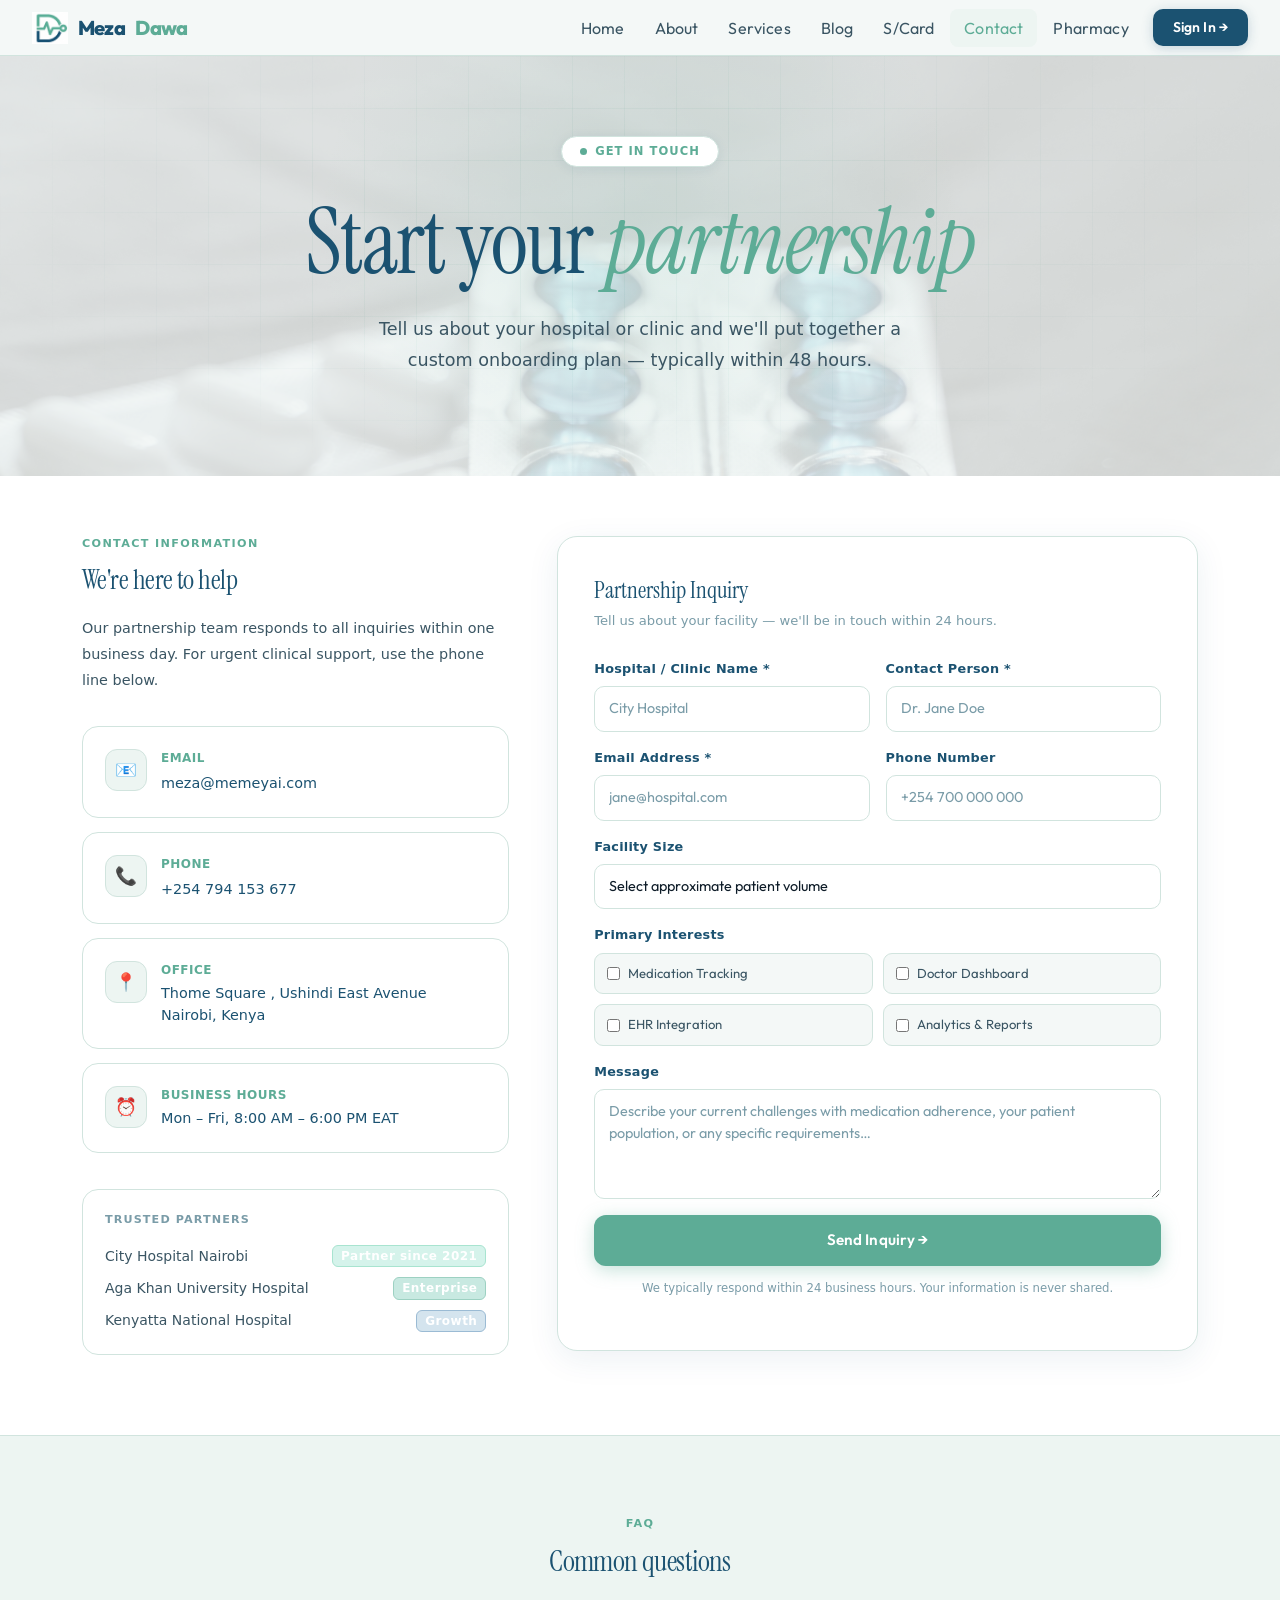
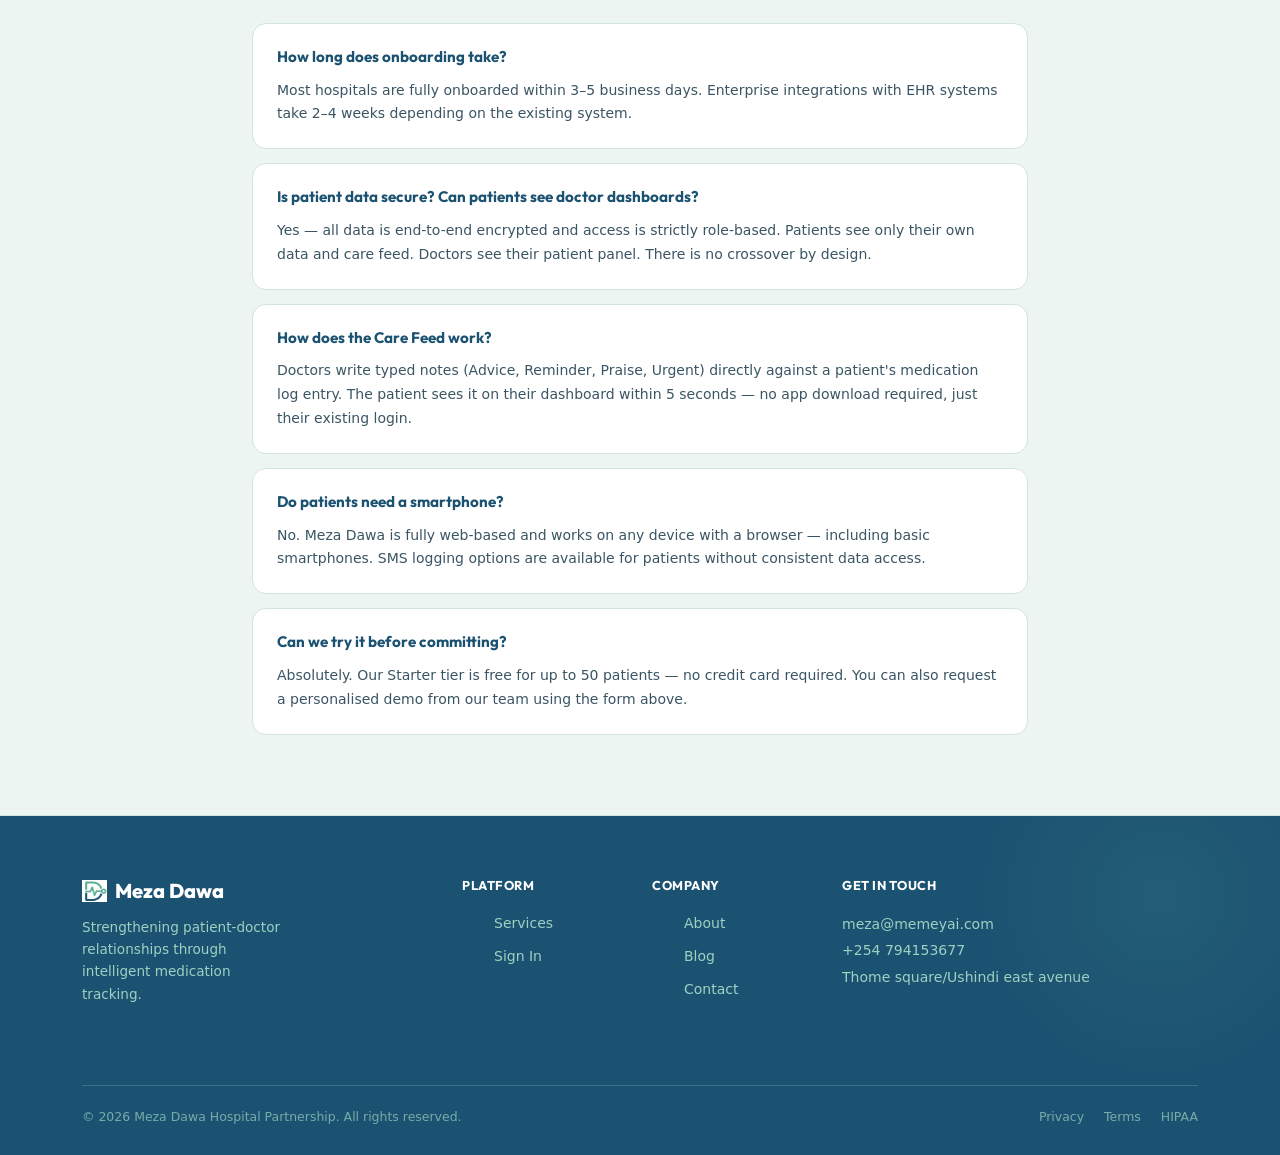
<file: contact.html>
<!DOCTYPE html>
<html lang="en">
<head>
  <meta charset="UTF-8">
  <meta name="viewport" content="width=device-width, initial-scale=1.0">
  <meta name="description" content="Contact Meza Dawa for hospital partnerships to enhance patient care and medication adherence.">
  <title>Contact Us — Meza Dawa</title>
  <link rel="stylesheet" href="style.css">
  <link rel="stylesheet" href="feat-icon.css">
  <link rel="stylesheet" href="back-to-top.css">
  <link href="https://cdn.jsdelivr.net/npm/bootstrap@5.3.0/dist/css/bootstrap.min.css" rel="stylesheet">
  <style>
    .contact-layout { display:grid; grid-template-columns:1fr 1.5fr; gap:48px; align-items:start; }
    .form-two-col   { display:grid; grid-template-columns:1fr 1fr; gap:16px; }
    @media(max-width:768px) { .contact-layout { grid-template-columns:1fr; } .form-two-col { grid-template-columns:1fr; } }
  </style>
</head>
<body>

<nav class="navbar navbar-expand-lg">
  <div class="container-fluid">
    <a class="navbar-brand" href="index.html"><img src="logo.png" alt="Meza Dawa"> Meza <span class="brand-dot">Dawa</span></a>
    <button class="navbar-toggler" type="button" data-bs-toggle="collapse" data-bs-target="#nav"><span class="navbar-toggler-icon"></span></button>
    <div class="collapse navbar-collapse" id="nav">
     <ul class="navbar-nav ms-auto align-items-center" style="gap:2px;">
        <li class="nav-item"><a class="nav-link" href="index.html">Home</a></li>
        <li class="nav-item"><a class="nav-link" href="about.html">About</a></li>
        <li class="nav-item"><a class="nav-link" href="services.html">Services</a></li>
        <li class="nav-item"><a class="nav-link" href="blog.html">Blog</a></li>
        <li class="nav-item"><a class="nav-link" href="card.html">S/Card</a></li>
        <li class="nav-item"><a class="nav-link active-link" href="contact.html">Contact</a></li>
        <li class="nav-item"><a class="nav-link" href="pharmacy-dashboard.html">Pharmacy</a></li>
        <li class="nav-item ms-2"><a class="btn-nav-portal nav-link" href="portal.html">Sign In →</a></li>
      </ul>
    </div>
  </div>
</nav>

<header class="hero" style="padding:80px 24px 60px;position:relative;">
  <div class="hero-bg" aria-hidden="true"></div>
  <div class="hero-eyebrow">Get in Touch</div>
  <h1>Start your <em>partnership</em></h1>
  <p>Tell us about your hospital or clinic and we'll put together a custom onboarding plan — typically within 48 hours.</p>
<!-- Hero background image style -->
<style>
  .hero .hero-bg {
    position: absolute;
    inset: 0;
    background-image: url('dawa.jpg');
    background-size: cover;
    background-position: center top;
    background-repeat: no-repeat;
    opacity: 0.18;
    pointer-events: none;
    z-index: 0;
  }
  .hero .hero-eyebrow,
  .hero h1,
  .hero p,
  .hero .hero-actions {
    position: relative;
    z-index: 1;
  }
</style>
</header>

<section class="section" style="padding-top:60px;">
  <div class="container">
    <div class="contact-layout">

      <!-- LEFT: Info -->
      <div>
        <span class="section-label">Contact Information</span>
        <h2 class="section-title" style="font-size:1.7rem;margin-bottom:20px;">We're here to help</h2>
        <p style="color:#3A5563;font-size:0.9rem;line-height:1.8;margin-bottom:32px;font-weight:300;">Our partnership team responds to all inquiries within one business day. For urgent clinical support, use the phone line below.</p>

        <div style="display:flex;flex-direction:column;gap:14px;margin-bottom:36px;">
          <div class="contact-info-card">
            <div class="contact-info-icon">📧</div>
            <div>
              <div class="contact-info-label">Email</div>
              <a href="mailto:info@mezadawa.com" class="contact-info-val" style="text-decoration:none;transition:color 0.2s;" onmouseenter="this.style.color='#5DAC96'" onmouseleave="this.style.color='#1B5271'">meza@memeyai.com</a>
            </div>
          </div>
          <div class="contact-info-card">
            <div class="contact-info-icon">📞</div>
            <div>
              <div class="contact-info-label">Phone</div>
              <a href="tel:+254700000000" class="contact-info-val" style="text-decoration:none;transition:color 0.2s;" onmouseenter="this.style.color='#5DAC96'" onmouseleave="this.style.color='#1B5271'">+254 794 153  677</a>
            </div>
          </div>
          <div class="contact-info-card">
            <div class="contact-info-icon">📍</div>
            <div>
              <div class="contact-info-label">Office</div>
              <div class="contact-info-val">Thome Square , Ushindi East Avenue <br>Nairobi, Kenya</div>
            </div>
          </div>
          <div class="contact-info-card">
            <div class="contact-info-icon">⏰</div>
            <div>
              <div class="contact-info-label">Business Hours</div>
              <div class="contact-info-val">Mon – Fri, 8:00 AM – 6:00 PM EAT</div>
            </div>
          </div>
        </div>

        <!-- Trusted partners mini-card -->
        <div style="background:#FFFFFF;border:1px solid #D1E4DE;border-radius:16px;padding:22px;">
          <div style="font-size:0.7rem;font-weight:800;letter-spacing:0.10em;text-transform:uppercase;color:#7A9CA8;margin-bottom:16px;">Trusted Partners</div>
          <div style="display:flex;flex-direction:column;gap:10px;">
            <div style="display:flex;align-items:center;justify-content:space-between;">
              <span style="font-size:0.875rem;color:#3A5563;">City Hospital Nairobi</span>
              <span class="badge badge-green">Partner since 2021</span>
            </div>
            <div style="display:flex;align-items:center;justify-content:space-between;">
              <span style="font-size:0.875rem;color:#3A5563;">Aga Khan University Hospital</span>
              <span class="badge badge-teal">Enterprise</span>
            </div>
            <div style="display:flex;align-items:center;justify-content:space-between;">
              <span style="font-size:0.875rem;color:#3A5563;">Kenyatta National Hospital</span>
              <span class="badge badge-navy">Growth</span>
            </div>
          </div>
        </div>
      </div>

      <!-- RIGHT: Form -->
      <div style="background:#FFFFFF;border:1px solid #D1E4DE;border-radius:20px;padding:36px;box-shadow:0 8px 32px rgba(27,82,113,0.08);">
        <div style="font-family:'Instrument Serif',serif;font-size:1.45rem;color:#1B5271;margin-bottom:4px;">Partnership Inquiry</div>
        <div style="font-size:0.82rem;color:#7A9CA8;margin-bottom:28px;">Tell us about your facility — we'll be in touch within 24 hours.</div>

        <form onsubmit="return validateForm()">
          <div class="form-two-col">
            <div class="mb-3">
              <label class="form-label">Hospital / Clinic Name *</label>
              <input type="text" class="form-control" id="name" placeholder="City Hospital" required>
            </div>
            <div class="mb-3">
              <label class="form-label">Contact Person *</label>
              <input type="text" class="form-control" id="contact" placeholder="Dr. Jane Doe" required>
            </div>
          </div>
          <div class="form-two-col">
            <div class="mb-3">
              <label class="form-label">Email Address *</label>
              <input type="email" class="form-control" id="email" placeholder="jane@hospital.com" required>
            </div>
            <div class="mb-3">
              <label class="form-label">Phone Number</label>
              <input type="tel" class="form-control" id="phone" placeholder="+254 700 000 000">
            </div>
          </div>
          <div class="mb-3">
            <label class="form-label">Facility Size</label>
            <select class="form-control" id="size">
              <option value="" disabled selected>Select approximate patient volume</option>
              <option>Small clinic — under 100 patients/month</option>
              <option>Mid-size hospital — 100–500 patients/month</option>
              <option>Large hospital — 500–2,000 patients/month</option>
              <option>Health system / Network — 2,000+ patients/month</option>
            </select>
          </div>
          <div class="mb-3">
            <label class="form-label">Primary Interests</label>
            <div style="display:grid;grid-template-columns:1fr 1fr;gap:10px;margin-top:6px;">
              <label style="display:flex;align-items:center;gap:8px;cursor:pointer;padding:10px 12px;border-radius:9px;border:1px solid #D1E4DE;background:#F4F8F7;font-size:0.82rem;color:#3A5563;font-family:'Outfit',sans-serif;transition:all 0.18s;" onmouseenter="this.style.background='#EDF5F2';this.style.borderColor='#9DD1C2'" onmouseleave="this.style.background='#F4F8F7';this.style.borderColor='#D1E4DE'">
                <input type="checkbox" style="accent-color:#5DAC96;"> Medication Tracking
              </label>
              <label style="display:flex;align-items:center;gap:8px;cursor:pointer;padding:10px 12px;border-radius:9px;border:1px solid #D1E4DE;background:#F4F8F7;font-size:0.82rem;color:#3A5563;font-family:'Outfit',sans-serif;transition:all 0.18s;" onmouseenter="this.style.background='#EDF5F2';this.style.borderColor='#9DD1C2'" onmouseleave="this.style.background='#F4F8F7';this.style.borderColor='#D1E4DE'">
                <input type="checkbox" style="accent-color:#5DAC96;"> Doctor Dashboard
              </label>
              <label style="display:flex;align-items:center;gap:8px;cursor:pointer;padding:10px 12px;border-radius:9px;border:1px solid #D1E4DE;background:#F4F8F7;font-size:0.82rem;color:#3A5563;font-family:'Outfit',sans-serif;transition:all 0.18s;" onmouseenter="this.style.background='#EDF5F2';this.style.borderColor='#9DD1C2'" onmouseleave="this.style.background='#F4F8F7';this.style.borderColor='#D1E4DE'">
                <input type="checkbox" style="accent-color:#5DAC96;"> EHR Integration
              </label>
              <label style="display:flex;align-items:center;gap:8px;cursor:pointer;padding:10px 12px;border-radius:9px;border:1px solid #D1E4DE;background:#F4F8F7;font-size:0.82rem;color:#3A5563;font-family:'Outfit',sans-serif;transition:all 0.18s;" onmouseenter="this.style.background='#EDF5F2';this.style.borderColor='#9DD1C2'" onmouseleave="this.style.background='#F4F8F7';this.style.borderColor='#D1E4DE'">
                <input type="checkbox" style="accent-color:#5DAC96;"> Analytics & Reports
              </label>
            </div>
          </div>
          <div class="mb-3">
            <label class="form-label">Message</label>
            <textarea class="form-control" id="message" rows="4" placeholder="Describe your current challenges with medication adherence, your patient population, or any specific requirements…"></textarea>
          </div>
          <button type="submit" class="btn-primary" style="width:100%;justify-content:center;font-size:0.95rem;padding:14px;">Send Inquiry →</button>
          <p style="text-align:center;font-size:0.73rem;color:#7A9CA8;margin-top:14px;">We typically respond within 24 business hours. Your information is never shared.</p>
        </form>
      </div>

    </div>
  </div>
</section>

<!-- FAQ -->
<section class="section section-alt">
  <div class="container" style="max-width:800px;">
    <div style="text-align:center;margin-bottom:44px;">
      <span class="section-label">FAQ</span>
      <h2 class="section-title" style="font-size:1.8rem;">Common questions</h2>
    </div>
    <div style="display:flex;flex-direction:column;gap:14px;">
      <div class="faq-item">
        <div class="faq-q">How long does onboarding take?</div>
        <div class="faq-a">Most hospitals are fully onboarded within 3–5 business days. Enterprise integrations with EHR systems take 2–4 weeks depending on the existing system.</div>
      </div>
      <div class="faq-item">
        <div class="faq-q">Is patient data secure? Can patients see doctor dashboards?</div>
        <div class="faq-a">Yes — all data is end-to-end encrypted and access is strictly role-based. Patients see only their own data and care feed. Doctors see their patient panel. There is no crossover by design.</div>
      </div>
      <div class="faq-item">
        <div class="faq-q">How does the Care Feed work?</div>
        <div class="faq-a">Doctors write typed notes (Advice, Reminder, Praise, Urgent) directly against a patient's medication log entry. The patient sees it on their dashboard within 5 seconds — no app download required, just their existing login.</div>
      </div>
      <div class="faq-item">
        <div class="faq-q">Do patients need a smartphone?</div>
        <div class="faq-a">No. Meza Dawa is fully web-based and works on any device with a browser — including basic smartphones. SMS logging options are available for patients without consistent data access.</div>
      </div>
      <div class="faq-item">
        <div class="faq-q">Can we try it before committing?</div>
        <div class="faq-a">Absolutely. Our Starter tier is free for up to 50 patients — no credit card required. You can also request a personalised demo from our team using the form above.</div>
      </div>
    </div>
  </div>
</section>

<footer class="main-footer">
  <div class="container">
    <div class="row">
      <div class="col-md-4 mb-4"><div class="footer-brand"><img src="logo.png" alt="">Meza Dawa</div><p class="footer-tagline">Strengthening patient-doctor relationships through intelligent medication tracking.</p></div>
      <div class="col-md-2 mb-4"><div class="footer-heading">Platform</div><ul class="footer-links"><li><a href="services.html">Services</a></li><li><a href="portal.html">Sign In</a></li></ul></div>
      <div class="col-md-2 mb-4"><div class="footer-heading">Company</div><ul class="footer-links"><li><a href="about.html">About</a></li><li><a href="blog.html">Blog</a></li><li><a href="contact.html">Contact</a></li></ul></div>
      <div class="col-md-4 mb-4"><div class="footer-heading">Get in Touch</div><p style="color:#9DD1C2;font-size:0.875rem;line-height:1.9;font-weight:300;">meza@memeyai.com<br>+254 794153677<br>Thome square/Ushindi east avenue</p></div>
    </div>
    <div class="footer-bottom"><span class="footer-copy">© 2026 Meza Dawa Hospital Partnership. All rights reserved.</span><div class="footer-legal"><a href="#">Privacy</a><a href="#">Terms</a><a href="#">HIPAA</a></div></div>
  </div>
</footer>

<script src="https://cdn.jsdelivr.net/npm/bootstrap@5.3.0/dist/js/bootstrap.bundle.min.js"></script>
<script src="config.js"></script>
<script src="script.js"></script>
<script src="back-to-top.js"></script>
</body>
</html>
</file>
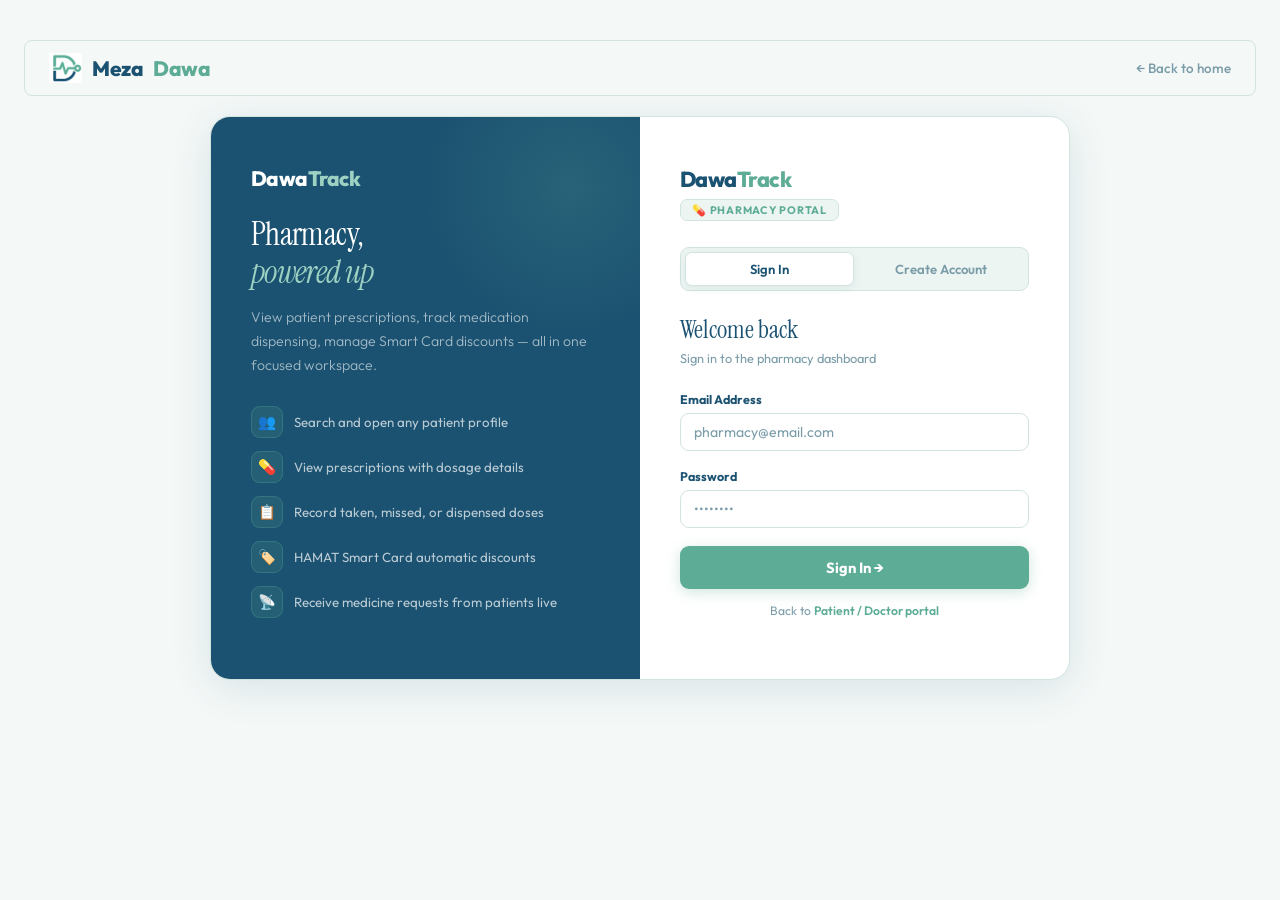
<file: pharmacy-dashboard.html>
<!DOCTYPE html>
<html lang="en">
<head>
  <meta charset="UTF-8">
  <meta name="viewport" content="width=device-width, initial-scale=1.0">
  <title>Pharmacy Dashboard — Meza Dawa</title>
  <link href="https://fonts.googleapis.com/css2?family=Instrument+Serif:ital@0;1&family=Outfit:wght@300;400;500;600;700;800&display=swap" rel="stylesheet">
  <style>
    /*
    ══════════════════════════════════════════════════════════
    MEZA DAWA · PHARMACY DASHBOARD  — embedded CSS + JS
    No :root block — every color is a literal value
    ──────────────────────────────────────────────────────────
    Page bg        #F4F8F7
    Surface        #FFFFFF
    Tinted surface #EDF5F2
    Deep ink       #0E1C28
    Body copy      #3A5563
    Muted          #7A9CA8
    Border         #D1E4DE
    Brand teal     #5DAC96
    Teal dark      #3D8F7A
    Teal shimmer   #9DD1C2
    Teal ultra-lt  #C8E9E1
    Brand navy     #1B5271
    Navy dark      #0E2E42
    Success green  #2DAF83
    Warning amber  #D98A2A
    Danger coral   #D94F4F
    Info blue      #3A8DC4
    ══════════════════════════════════════════════════════════
    */

    *, *::before, *::after { box-sizing: border-box; margin: 0; padding: 0; }
    html { scroll-behavior: smooth; font-size: 16px; }
    body { font-family: 'Outfit', sans-serif; background: #F4F8F7; color: #0E1C28; min-height: 100vh; -webkit-font-smoothing: antialiased; }
    ::selection { background: #C8E9E1; color: #1B5271; }
    ::-webkit-scrollbar { width: 5px; height: 5px; }
    ::-webkit-scrollbar-track { background: #F4F8F7; }
    ::-webkit-scrollbar-thumb { background: #9DD1C2; border-radius: 10px; }
    ::-webkit-scrollbar-thumb:hover { background: #5DAC96; }

    /* ── NAVBAR (login screen) ── */
    .portal-nav {
      background: rgba(244,248,247,0.96);
      backdrop-filter: blur(20px);
      border-bottom: 1px solid #D1E4DE;
      height: 64px; display: flex; align-items: center;
      padding: 0 32px; justify-content: space-between;
      position: sticky; top: 0; z-index: 100;
    }
    .portal-nav-brand {
      display: flex; align-items: center; gap: 10px;
      font-family: 'Outfit', sans-serif; font-weight: 800;
      font-size: 1.3rem; color: #1B5271; text-decoration: none;
      letter-spacing: -0.025em;
    }
    .portal-nav-brand img { height: 30px; width: auto; }
    .portal-nav-brand .dot { color: #5DAC96; }
    .portal-nav-back { font-size: 0.84rem; color: #7A9CA8; text-decoration: none; font-family: 'Outfit', sans-serif; font-weight: 500; transition: color 0.18s; }
    .portal-nav-back:hover { color: #5DAC96; }

    /* Login screen navbar classes (matching portal.html styling) */
.login-nav {
       background: rgba(244,248,247,0.96);
       backdrop-filter: blur(20px);
       border-bottom: 1px solid #D1E4DE;
       height: 64px; display: flex; align-items: center;
       padding: 0 32px; justify-content: space-between;
       width: 100%;
     }
    .pharm-nav-brand {
      display: flex; align-items: center; gap: 10px;
      font-family: 'Outfit', sans-serif; font-weight: 800;
      font-size: 1.3rem; color: #1B5271; text-decoration: none;
      letter-spacing: -0.025em;
    }
    .pharm-nav-brand img { height: 30px; width: auto; }
    .pharm-nav-brand .dot { color: #5DAC96; }
    .login-nav-back { font-size: 0.84rem; color: #7A9CA8; text-decoration: none; font-family: 'Outfit', sans-serif; font-weight: 500; transition: color 0.18s; }
    .login-nav-back:hover { color: #5DAC96; }

/* ── PH-NAV (dashboard navbar) ── */
     .ph-nav {
       background: rgba(244,248,247,0.95);
       backdrop-filter: blur(20px);
       border-bottom: 1px solid #D1E4DE;
       height: 56px; position: sticky; top: 0; z-index: 1000;
       display: flex; align-items: center; padding: 0 24px; gap: 16px;
     }
    .ph-brand {
      font-family: 'Outfit', sans-serif; font-weight: 800; font-size: 1.3rem;
      color: #1B5271; letter-spacing: -0.025em; text-decoration: none;
      display: flex; align-items: center; gap: 8px; white-space: nowrap;
    }
    .ph-brand .dot { color: #5DAC96; }
    .ph-pill {
      background: #EDF5F2; border: 1px solid #D1E4DE; border-radius: 8px;
      padding: 4px 12px; font-size: 0.7rem; font-weight: 700;
      color: #5DAC96; letter-spacing: 0.07em; text-transform: uppercase;
    }
    .ph-nav-right { margin-left: auto; display: flex; align-items: center; gap: 10px; }
    .ph-user-chip {
      display: flex; align-items: center; gap: 9px;
      background: #FFFFFF; border: 1px solid #D1E4DE; border-radius: 10px;
      padding: 7px 14px; cursor: default;
    }
    .ph-avatar {
      width: 30px; height: 30px; border-radius: 50%;
      background: linear-gradient(135deg, #5DAC96, #1B5271);
      display: flex; align-items: center; justify-content: center;
      font-weight: 800; font-size: 0.70rem; color: #FFFFFF; flex-shrink: 0;
    }
    .ph-user-name { font-size: 0.82rem; font-weight: 700; color: #1B5271; }
    .ph-user-role { font-size: 0.68rem; color: #7A9CA8; }
    .btn-logout {
      background: none; border: 1.5px solid #D1E4DE; border-radius: 9px;
      padding: 7px 16px; font-family: 'Outfit', sans-serif; font-weight: 600;
      font-size: 0.8rem; color: #7A9CA8; cursor: pointer; transition: all 0.18s;
    }
    .btn-logout:hover { border-color: #D94F4F; color: #D94F4F; background: #FAE8E8; }

    /* ── LAYOUT ── */
    .ph-layout { display: grid; grid-template-columns: 240px 1fr; min-height: calc(100vh - 64px); }

    /* ── SIDEBAR ── */
    .ph-sidebar {
      background: #FFFFFF; border-right: 1px solid #D1E4DE;
      padding: 24px 14px; position: sticky; top: 64px;
      height: calc(100vh - 64px); overflow-y: auto;
      display: flex; flex-direction: column;
    }
    .ph-sb-logo {
      display: flex; align-items: center; gap: 9px;
      font-weight: 800; font-size: 1rem; color: #1B5271;
      margin-bottom: 28px; padding: 0 8px; letter-spacing: -0.02em;
    }
    .ph-sb-section { margin-bottom: 22px; }
    .ph-sb-lbl {
      font-size: 0.62rem; font-weight: 800; letter-spacing: 0.12em;
      text-transform: uppercase; color: #7A9CA8; margin-bottom: 6px; padding: 0 8px;
    }
    .ph-sb-link {
      display: flex; align-items: center; gap: 9px; padding: 9px 10px;
      border-radius: 9px; color: #3A5563; font-size: 0.85rem; font-weight: 500;
      cursor: pointer; border: none; background: none; width: 100%;
      text-align: left; font-family: 'Outfit', sans-serif; transition: all 0.18s;
      margin-bottom: 2px; text-decoration: none;
    }
    .ph-sb-link:hover { background: #EDF5F2; color: #1B5271; }
    .ph-sb-link.active { background: #EDF5F2; color: #5DAC96; font-weight: 600; border: 1px solid #D1E4DE; }
    .ph-sb-link .ico { width: 17px; text-align: center; font-size: 0.9rem; flex-shrink: 0; }

    /* Requests badge on sidebar */
    .req-badge {
      background: #D94F4F; color: #FFFFFF; font-size: 0.60rem;
      font-weight: 800; border-radius: 100px; padding: 2px 7px; margin-left: auto;
    }

    /* Sidebar alert */
    .sb-alert {
      border-radius: 12px; padding: 14px; margin-top: auto;
    }
    .sb-alert-red { background: #FAE8E8; border: 1px solid #F0BBBB; }
    .sb-alert-lbl { font-size: 0.60rem; font-weight: 800; letter-spacing: 0.09em; text-transform: uppercase; margin-bottom: 5px; }
    .sb-alert-red .sb-alert-lbl { color: #D94F4F; }
    .sb-alert-val { font-family: 'Instrument Serif', serif; font-size: 2.3rem; line-height: 1; margin-bottom: 3px; }
    .sb-alert-red .sb-alert-val { color: #D94F4F; }
    .sb-alert-sub { font-size: 0.70rem; margin-bottom: 10px; }
    .sb-alert-red .sb-alert-sub { color: #B03030; }

    /* ── MAIN ── */
    .ph-main { background: #F4F8F7; padding: 28px; overflow-y: auto; }
    .ph-header { display: flex; align-items: flex-start; justify-content: space-between; margin-bottom: 24px; gap: 14px; flex-wrap: wrap; }
    .ph-page-title { font-family: 'Instrument Serif', serif; font-weight: 400; font-size: 1.6rem; letter-spacing: -0.02em; color: #1B5271; }
    .ph-page-sub { font-size: 0.82rem; color: #7A9CA8; margin-top: 4px; }
    .date-chip { background: #FFFFFF; border: 1px solid #D1E4DE; border-radius: 8px; padding: 7px 13px; font-size: 0.78rem; color: #3A5563; display: inline-flex; align-items: center; gap: 6px; font-weight: 500; white-space: nowrap; }

    /* ── KPI GRID ── */
    .kpi-grid { display: grid; grid-template-columns: repeat(auto-fit, minmax(170px, 1fr)); gap: 14px; margin-bottom: 22px; }
    .kpi-card { background: #FFFFFF; border: 1px solid #D1E4DE; border-radius: 14px; padding: 18px 20px; position: relative; overflow: hidden; transition: all 0.22s; }
    .kpi-card:hover { border-color: #9DD1C2; box-shadow: 0 6px 24px rgba(27,82,113,0.10); transform: translateY(-2px); }
    .kpi-accent { position: absolute; top: 0; left: 0; right: 0; height: 3px; }
    .kpi-accent.teal   { background: linear-gradient(90deg, #5DAC96, #9DD1C2); }
    .kpi-accent.green  { background: linear-gradient(90deg, #2DAF83, #5DAC96); }
    .kpi-accent.amber  { background: linear-gradient(90deg, #D98A2A, #F0C070); }
    .kpi-accent.red    { background: linear-gradient(90deg, #D94F4F, #F09090); }
    .kpi-accent.navy   { background: linear-gradient(90deg, #1B5271, #5DAC96); }
    .kpi-lbl { font-size: 0.67rem; font-weight: 700; color: #7A9CA8; letter-spacing: 0.05em; text-transform: uppercase; margin-bottom: 7px; }
    .kpi-val { font-family: 'Instrument Serif', serif; font-size: 2rem; color: #1B5271; line-height: 1; margin-bottom: 5px; }
    .kpi-sub { font-size: 0.70rem; color: #7A9CA8; }

    /* ── PANEL ── */
    .panel { background: #FFFFFF; border: 1px solid #D1E4DE; border-radius: 14px; overflow: hidden; margin-bottom: 18px; }
    .panel-hdr { padding: 16px 20px; border-bottom: 1px solid #D1E4DE; display: flex; align-items: center; justify-content: space-between; gap: 12px; flex-wrap: wrap; background: #F4F8F7; }
    .panel-title { font-weight: 700; font-size: 0.92rem; color: #1B5271; }
    .panel-sub   { font-size: 0.72rem; color: #7A9CA8; margin-top: 2px; }
    .panel-body  { padding: 0; }

    /* ── TABS ── */
    .ph-tabs { display: flex; gap: 4px; background: #EDF5F2; border: 1px solid #D1E4DE; border-radius: 10px; padding: 4px; margin-bottom: 20px; flex-wrap: wrap; }
    .ph-tab  { flex: none; padding: 8px 18px; border: none; border-radius: 7px; background: transparent; color: #7A9CA8; font-family: 'Outfit', sans-serif; font-weight: 600; font-size: 0.82rem; cursor: pointer; transition: all 0.18s; white-space: nowrap; }
    .ph-tab.active { background: #FFFFFF; color: #1B5271; border: 1px solid #D1E4DE; box-shadow: 0 2px 8px rgba(27,82,113,0.08); }
    .ph-panel { display: none; }
    .ph-panel.active { display: block; }

    /* ── TABLE ── */
    .ph-table { width: 100%; border-collapse: collapse; }
    .ph-table th { font-size: 0.67rem; font-weight: 800; letter-spacing: 0.08em; text-transform: uppercase; color: #7A9CA8; padding: 11px 14px; border-bottom: 1.5px solid #D1E4DE; background: #F4F8F7; text-align: left; white-space: nowrap; }
    .ph-table td { padding: 12px 14px; border-bottom: 1px solid #D1E4DE; font-size: 0.85rem; color: #3A5563; vertical-align: middle; }
    .ph-table tr:last-child td { border-bottom: none; }
    .ph-table tr:hover td { background: #EDF5F2; color: #1B5271; }

    /* ── BADGES ── */
    .badge { padding: 3px 10px; border-radius: 100px; font-size: 0.67rem; font-weight: 700; letter-spacing: 0.04em; display: inline-flex; align-items: center; gap: 4px; }
    .bg    { background: #D5F3EB; color: #1E8A65; border: 1px solid #A8E4D0; }
    .ba    { background: #FBF0DC; color: #A0620A; border: 1px solid #F0CC88; }
    .br    { background: #FAE0E0; color: #B03030; border: 1px solid #F0AAAA; }
    .bb    { background: #DCF0FA; color: #1A6496; border: 1px solid #9DD0F0; }
    .bt    { background: #C8E9E1; color: #2E7A65; border: 1px solid #9DD1C2; }
    .bn    { background: #D4E4EE; color: #1B5271; border: 1px solid #9BBBD4; }
    .bgr   { background: #EDF5F2; color: #7A9CA8; border: 1px solid #D1E4DE; }

    /* ── FORM CONTROLS ── */
    .f-label { font-size: 0.78rem; font-weight: 700; color: #1B5271; display: block; margin-bottom: 6px; }
    .f-input, .f-select, .f-textarea {
      width: 100%; background: #FFFFFF; border: 1.5px solid #D1E4DE; border-radius: 9px;
      color: #0E1C28; font-family: 'Outfit', sans-serif; font-size: 0.88rem; padding: 9px 13px;
      transition: border-color 0.2s, box-shadow 0.2s; appearance: none;
    }
    .f-input:focus, .f-select:focus, .f-textarea:focus { outline: none; border-color: #5DAC96; box-shadow: 0 0 0 3px rgba(93,172,150,0.13); }
    .f-input::placeholder, .f-textarea::placeholder { color: #7A9CA8; }
    .f-select option { background: #FFFFFF; color: #0E1C28; }
    .mb2 { margin-bottom: 14px; }
    .mb3 { margin-bottom: 18px; }
    .g2  { display: grid; grid-template-columns: 1fr 1fr; gap: 13px; }
    @media(max-width:520px){ .g2{grid-template-columns:1fr;} }

    /* ── BUTTONS ── */
    .btn-t {
      background: #5DAC96; color: #FFFFFF; border: none; padding: 9px 22px; border-radius: 9px;
      font-family: 'Outfit', sans-serif; font-weight: 700; font-size: 0.85rem; cursor: pointer;
      transition: background 0.2s, transform 0.15s, box-shadow 0.2s;
      box-shadow: 0 3px 14px rgba(93,172,150,0.30); display: inline-flex; align-items: center; gap: 7px;
    }
    .btn-t:hover { background: #3D8F7A; transform: translateY(-2px); box-shadow: 0 5px 22px rgba(93,172,150,0.42); }
    .btn-n {
      background: #1B5271; color: #FFFFFF; border: none; padding: 9px 22px; border-radius: 9px;
      font-family: 'Outfit', sans-serif; font-weight: 700; font-size: 0.85rem; cursor: pointer;
      transition: background 0.2s, transform 0.15s; box-shadow: 0 3px 14px rgba(27,82,113,0.22);
      display: inline-flex; align-items: center; gap: 7px;
    }
    .btn-n:hover { background: #0E2E42; transform: translateY(-2px); }
    .btn-g {
      background: #FFFFFF; color: #1B5271; border: 1.5px solid #D1E4DE; padding: 9px 20px;
      border-radius: 9px; font-family: 'Outfit', sans-serif; font-weight: 600; font-size: 0.85rem;
      cursor: pointer; transition: all 0.18s; display: inline-flex; align-items: center; gap: 7px;
    }
    .btn-g:hover { border-color: #5DAC96; background: #EDF5F2; }
    .btn-sm {
      padding: 5px 12px; border-radius: 7px; font-family: 'Outfit', sans-serif; font-weight: 700;
      font-size: 0.75rem; cursor: pointer; transition: all 0.18s; border: none;
      display: inline-flex; align-items: center; gap: 4px;
    }
    .bsm-t  { background: #EDF5F2; color: #5DAC96; border: 1px solid #D1E4DE; }
    .bsm-t:hover { background: #C8E9E1; border-color: #9DD1C2; }
    .bsm-r  { background: #FAE8E8; color: #D94F4F; border: 1px solid #F0AAAA; }
    .bsm-r:hover { background: #F0AAAA; }
    .bsm-n  { background: #D4E4EE; color: #1B5271; border: 1px solid #9BBBD4; }
    .bsm-n:hover { background: #9BBBD4; }
    .w100 { width: 100%; justify-content: center; }

    /* ── SEARCH BAR ── */
    .srch-wrap { position: relative; flex: 1; min-width: 180px; }
    .srch-ico { position: absolute; left: 11px; top: 50%; transform: translateY(-50%); font-size: 0.83rem; color: #7A9CA8; pointer-events: none; }
    .srch-input { width: 100%; background: #FFFFFF; border: 1.5px solid #D1E4DE; border-radius: 9px; color: #0E1C28; font-family: 'Outfit', sans-serif; font-size: 0.85rem; padding: 8px 12px 8px 34px; transition: border-color 0.2s, box-shadow 0.2s; }
    .srch-input:focus { outline: none; border-color: #5DAC96; box-shadow: 0 0 0 3px rgba(93,172,150,0.12); }
    .srch-input::placeholder { color: #7A9CA8; }
    .toolbar { display: flex; align-items: center; gap: 10px; flex-wrap: wrap; margin-bottom: 14px; }

    /* ── MODAL ── */
    .ph-modal-ov {
      position: fixed; inset: 0; background: rgba(14,28,40,0.44); backdrop-filter: blur(4px);
      z-index: 2000; display: flex; align-items: center; justify-content: center; padding: 24px;
      opacity: 0; pointer-events: none; transition: opacity 0.26s;
    }
    .ph-modal-ov.open { opacity: 1; pointer-events: all; }
    .ph-modal {
      background: #FFFFFF; border: 1px solid #D1E4DE; border-radius: 18px;
      width: 100%; max-width: 540px; max-height: 90vh; overflow-y: auto;
      box-shadow: 0 24px 72px rgba(27,82,113,0.20); transform: translateY(14px);
      transition: transform 0.26s cubic-bezier(0.4,0.2,0.2,1);
    }
    .ph-modal-ov.open .ph-modal { transform: translateY(0); }
    .ph-modal-hdr { display: flex; align-items: center; justify-content: space-between; padding: 17px 22px; border-bottom: 1px solid #D1E4DE; background: #F4F8F7; border-radius: 18px 18px 0 0; }
    .ph-modal-title { font-family: 'Instrument Serif', serif; font-size: 1.2rem; color: #1B5271; }
    .ph-modal-close { width: 30px; height: 30px; border-radius: 50%; background: #FFFFFF; border: 1px solid #D1E4DE; font-size: 0.85rem; color: #7A9CA8; cursor: pointer; display: flex; align-items: center; justify-content: center; transition: all 0.18s; }
    .ph-modal-close:hover { background: #FAE8E8; border-color: #F0AAAA; color: #D94F4F; }
    .ph-modal-body { padding: 20px 22px; }
    .ph-modal-foot { padding: 13px 22px; border-top: 1px solid #D1E4DE; display: flex; justify-content: flex-end; gap: 10px; background: #F4F8F7; border-radius: 0 0 18px 18px; }

    /* ── TOAST ── */
    .ph-toasts { position: fixed; bottom: 24px; right: 24px; z-index: 9999; display: flex; flex-direction: column; gap: 10px; }
    .ph-toast { background: #FFFFFF; border: 1px solid #D1E4DE; border-radius: 11px; padding: 12px 17px; min-width: 270px; display: flex; align-items: center; gap: 10px; box-shadow: 0 6px 28px rgba(27,82,113,0.13); animation: phIn 0.3s cubic-bezier(0.34,1.56,0.64,1) both; font-family: 'Outfit', sans-serif; }
    .ph-toast.s { border-left: 3px solid #2DAF83; }
    .ph-toast.e { border-left: 3px solid #D94F4F; }
    .ph-toast.i { border-left: 3px solid #3A8DC4; }
    .ph-toast.w { border-left: 3px solid #D98A2A; }
    @keyframes phIn { from{opacity:0;transform:translateX(16px)} to{opacity:1;transform:translateX(0)} }

    /* ── PROFILE PANEL ── */
    .prof-header { background: linear-gradient(135deg, #1B5271, #0E2E42); padding: 28px 24px; border-radius: 14px; margin-bottom: 18px; color: #FFFFFF; position: relative; overflow: hidden; }
    .prof-header::before { content: ''; position: absolute; width: 300px; height: 300px; border-radius: 50%; background: radial-gradient(circle, rgba(93,172,150,0.18) 0%, transparent 70%); top: -100px; right: -80px; pointer-events: none; }
    .prof-avatar { width: 60px; height: 60px; border-radius: 50%; background: linear-gradient(135deg, #5DAC96, #9DD1C2); display: flex; align-items: center; justify-content: center; font-weight: 800; font-size: 1.3rem; color: #FFFFFF; margin-bottom: 14px; flex-shrink: 0; }
    .prof-name { font-family: 'Instrument Serif', serif; font-size: 1.6rem; color: #FFFFFF; margin-bottom: 4px; }
    .prof-meta { font-size: 0.82rem; color: #9DD1C2; }

    /* adherence bar inside profile */
    .adh-bar { height: 6px; border-radius: 100px; background: rgba(255,255,255,0.15); overflow: hidden; margin-top: 8px; }
    .adh-fill { height: 100%; border-radius: 100px; transition: width 1.1s cubic-bezier(0.4,0,0.2,1); }
    .adh-fill.hi { background: linear-gradient(90deg, #5DAC96, #9DD1C2); }
    .adh-fill.md { background: linear-gradient(90deg, #D98A2A, #F0C070); }
    .adh-fill.lo { background: linear-gradient(90deg, #D94F4F, #F09090); }

    /* card info tile */
    .card-tile { background: rgba(255,255,255,0.08); border: 1px solid rgba(255,255,255,0.15); border-radius: 10px; padding: 10px 14px; text-align: center; }
    .card-tile-lbl { font-size: 0.60rem; font-weight: 700; letter-spacing: 0.07em; text-transform: uppercase; color: rgba(255,255,255,0.55); margin-bottom: 4px; }
    .card-tile-val { font-size: 0.85rem; font-weight: 700; color: #FFFFFF; }

    /* ── ALERT BOX ── */
    .ph-alert { border-radius: 9px; padding: 11px 14px; font-size: 0.85rem; display: flex; gap: 9px; align-items: flex-start; margin-bottom: 14px; }
    .ph-alert.info    { background: #DCF0FA; border: 1px solid #9DD0F0; color: #1A6496; }
    .ph-alert.warning { background: #FBF5E6; border: 1px solid #F0CC88; color: #A0620A; }
    .ph-alert.danger  { background: #FAE8E8; border: 1px solid #F0AAAA; color: #B03030; }
    .ph-alert.success { background: #D5F3EB; border: 1px solid #A8E4D0; color: #1E8A65; }

/* ── LOGIN SCREEN ── */
     .login-wrap { min-height: 100vh; background: #F4F8F7; padding: 40px 24px; }
     .login-nav {
       background: rgba(244,248,247,0.96);
       backdrop-filter: blur(20px);
       border: 1px solid #D1E4DE;
       height: 56px; display: flex; align-items: center;
       padding: 0 24px; justify-content: space-between;
       border-radius: 8px;
       margin-bottom: 20px;
     }
     .login-panel {
       display: grid; grid-template-columns: 1fr 1fr;
       background: #FFFFFF; border: 1px solid #D1E4DE; border-radius: 20px;
       overflow: hidden; box-shadow: 0 8px 40px rgba(27,82,113,0.12);
       width: 100%; max-width: 860px;
       margin: 0 auto;
     }
     @media(max-width:700px){ .login-panel{grid-template-columns:1fr;} .login-left{display:none!important;} }
     .login-left {
      background: #1B5271; padding: 48px 40px;
      display: flex; flex-direction: column; justify-content: center; position: relative; overflow: hidden;
    }
    .login-left::before { content:''; position:absolute; width:300px; height:300px; border-radius:50%; background:radial-gradient(circle,rgba(93,172,150,0.18) 0%,transparent 70%); top:-80px; right:-80px; pointer-events:none; }
    .login-left h2 { font-family:'Instrument Serif',serif; font-weight:400; font-size:2rem; color:#FFFFFF; line-height:1.2; margin-bottom:14px; letter-spacing:-0.02em; }
    .login-left h2 em { font-style:italic; color:#9DD1C2; }
    .login-left p { color:rgba(255,255,255,0.6); font-size:0.88rem; line-height:1.7; margin-bottom:28px; font-weight:300; }
    .login-feat { display:flex; align-items:center; gap:11px; margin-bottom:13px; }
    .login-feat-icon { width:32px; height:32px; border-radius:9px; background:rgba(93,172,150,0.15); border:1px solid rgba(93,172,150,0.28); display:flex; align-items:center; justify-content:center; font-size:0.9rem; flex-shrink:0; }
    .login-feat span { font-size:0.83rem; color:rgba(255,255,255,0.7); }
    .login-right { padding: 48px 40px; }
    .login-logo { font-family:'Outfit',sans-serif; font-weight:800; font-size:1.35rem; color:#1B5271; margin-bottom:5px; letter-spacing:-0.025em; }
    .login-logo span { color:#5DAC96; }
    .login-badge { display:inline-block; background:#EDF5F2; border:1px solid #D1E4DE; border-radius:7px; padding:3px 11px; font-size:0.68rem; font-weight:700; color:#5DAC96; letter-spacing:0.07em; text-transform:uppercase; margin-bottom:26px; }
    .login-title { font-family:'Instrument Serif',serif; font-size:1.55rem; color:#1B5271; margin-bottom:4px; }
    .login-sub   { font-size:0.80rem; color:#7A9CA8; margin-bottom:26px; }
    .tab-row { display:flex; gap:4px; background:#EDF5F2; border:1px solid #D1E4DE; border-radius:9px; padding:4px; margin-bottom:22px; }
    .t-btn { flex:1; padding:8px 12px; border:none; border-radius:7px; background:transparent; color:#7A9CA8; font-family:'Outfit',sans-serif; font-weight:600; font-size:0.82rem; cursor:pointer; transition:all 0.18s; }
    .t-btn.active { background:#FFFFFF; color:#1B5271; border:1px solid #D1E4DE; box-shadow:0 2px 8px rgba(27,82,113,0.08); }
    .t-panel { display:none; }
    .t-panel.active { display:block; }

    /* ── DISPENSE LOG ENTRY ── */
    .disp-entry { padding: 14px 18px; border-bottom: 1px solid #D1E4DE; display: flex; align-items: flex-start; gap: 13px; transition: background 0.18s; }
    .disp-entry:hover { background: #EDF5F2; }
    .disp-entry:last-child { border-bottom: none; }
    .disp-icon { width: 38px; height: 38px; border-radius: 10px; display: flex; align-items: center; justify-content: center; font-size: 1.1rem; flex-shrink: 0; }

    /* ── RESPONSIVE ── */
    @media(max-width:900px){ .ph-layout{grid-template-columns:1fr;} .ph-sidebar{display:none;} .ph-main{padding:16px;} }
    @media(max-width:768px){
      .ph-main { padding: 12px; }
      /* Mobile tab bar */
      .mobile-tab-bar {
        display: flex; gap: 6px;
        padding: 6px 2px 10px; margin: 0 0 16px;
        flex-wrap: wrap; justify-content: center;
      }
      .mobile-tab-bar::-webkit-scrollbar { display: none; }
      .mobile-tab-btn {
        flex: 0 0 auto; padding: 7px 14px; border-radius: 18px;
        border: 1.5px solid #D1E4DE; background: #FFFFFF;
        color: #7A9CA8; font-family: 'Outfit', sans-serif;
        font-weight: 600; font-size: 0.76rem; cursor: pointer;
        white-space: nowrap; transition: all 0.18s ease;
      }
      .mobile-tab-btn.active {
        background: #EDF5F2; color: #1B5271;
        border-color: #5DAC96; font-weight: 700;
      }
      .kpi-grid { grid-template-columns: repeat(2,1fr); }
    }
  </style>
</head>
<body>

<!-- ══ LOGIN SCREEN ══════════════════════════════════════ -->
<div id="loginScreen" class="login-wrap">
  <!-- Navbar (logo on left, back to home on right) -->
  <nav class="login-nav">
    <a href="index.html" class="pharm-nav-brand">
      <img src="logo.png" alt=""> Meza <span class="dot">Dawa</span>
    </a>
    <a href="index.html" class="login-nav-back">← Back to home</a>
  </nav>

  <div class="login-panel">

    <!-- Left branding -->
    <div class="login-left">
      <div style="font-family:'Outfit',sans-serif;font-weight:800;font-size:1.3rem;color:#FFFFFF;margin-bottom:24px;letter-spacing:-0.025em;">Dawa<span style="color:#9DD1C2;">Track</span></div>
      <h2>Pharmacy,<br><em>powered up</em></h2>
      <p>View patient prescriptions, track medication dispensing, manage Smart Card discounts — all in one focused workspace.</p>
      <div class="login-feat"><div class="login-feat-icon">👥</div><span>Search and open any patient profile</span></div>
      <div class="login-feat"><div class="login-feat-icon">💊</div><span>View prescriptions with dosage details</span></div>
      <div class="login-feat"><div class="login-feat-icon">📋</div><span>Record taken, missed, or dispensed doses</span></div>
      <div class="login-feat"><div class="login-feat-icon">🏷️</div><span>HAMAT Smart Card automatic discounts</span></div>
      <div class="login-feat"><div class="login-feat-icon">📡</div><span>Receive medicine requests from patients live</span></div>
    </div>

    <!-- Right form -->
    <div class="login-right">
      <div class="login-logo">Dawa<span>Track</span></div>
      <div class="login-badge">💊 Pharmacy Portal</div>

      <div class="tab-row">
        <button class="t-btn active" onclick="switchLoginTab('tl-login',this)">Sign In</button>
        <button class="t-btn" onclick="switchLoginTab('tl-register',this)">Create Account</button>
      </div>

      <!-- Sign In -->
      <div id="tl-login" class="t-panel active">
        <div class="login-title">Welcome back</div>
        <div class="login-sub">Sign in to the pharmacy dashboard</div>
        <div class="mb3">
          <label class="f-label">Email Address</label>
          <input type="email" id="loginEmail" class="f-input" placeholder="pharmacy@email.com">
        </div>
        <div class="mb3">
          <label class="f-label">Password</label>
          <input type="password" id="loginPass" class="f-input" placeholder="••••••••"
                 onkeydown="if(event.key==='Enter')handlePhLogin()">
        </div>
        <button class="btn-t w100" onclick="handlePhLogin()" style="padding:12px;font-size:0.92rem;">Sign In →</button>
        <p style="margin-top:14px;text-align:center;font-size:0.76rem;color:#7A9CA8;">Back to <a href="portal.html" style="color:#5DAC96;font-weight:600;text-decoration:none;">Patient / Doctor portal</a></p>
      </div>

      <!-- Create Account -->
      <div id="tl-register" class="t-panel">
        <div class="login-title">Create pharmacy account</div>
        <div class="login-sub">Use access code PH2026 to register as a pharmacist</div>
        <div class="mb3"><label class="f-label">Full Name *</label><input type="text" id="regName" class="f-input" placeholder="Purity Wanjiru"></div>
        <div class="mb3"><label class="f-label">Pharmacy / Branch Name *</label><input type="text" id="regBranch" class="f-input" placeholder="HAMAT Pharmacy – Ruiru Branch"></div>
        <div class="mb3"><label class="f-label">Email Address *</label><input type="email" id="regEmail" class="f-input" placeholder="purity@hamatpharmacy.com"></div>
        <div class="mb3"><label class="f-label">Phone Number</label><input type="tel" id="regPhone" class="f-input" placeholder="+254 7xx xxx xxx"></div>
        <div class="g2">
          <div class="mb3"><label class="f-label">Password *</label><input type="password" id="regPass" class="f-input" placeholder="Min 6 chars"></div>
          <div class="mb3"><label class="f-label">Access Code *</label><input type="text" id="regCode" class="f-input" placeholder="PH2026"></div>
        </div>
        <button class="btn-t w100" onclick="handlePhRegister()" style="padding:12px;font-size:0.92rem;">Create Account →</button>
      </div>

    </div>
  </div>
</div>

<!-- ══ MAIN DASHBOARD (hidden until logged in) ═════════ -->
<div id="dashScreen" style="display:none;">

  <!-- NAVBAR -->
  <nav class="ph-nav">
    <a href="index.html" class="ph-brand">Meza Dawa</a>
    <div class="ph-pill">💊 Pharmacy</div>
    <div class="ph-nav-right">
      <div class="ph-user-chip">
        <div class="ph-avatar" id="navAvatar">PH</div>
        <div><div class="ph-user-name" id="navName">—</div><div class="ph-user-role" id="navBranch">Pharmacist</div></div>
      </div>
    </div>
  </nav>

  <!-- LAYOUT -->
  <div class="ph-layout">

    <!-- SIDEBAR -->
    <aside class="ph-sidebar">
      <div class="ph-sb-logo"><span>💊</span> Pharmacy</div>

      <div class="ph-sb-section">
        <div class="ph-sb-lbl">Core</div>
        <button class="ph-sb-link active" onclick="showPanel('p-overview',this)"><span class="ico">📊</span> Overview</button>
        <button class="ph-sb-link" onclick="showPanel('p-search',this)"><span class="ico">🔍</span> Patient Search</button>
        <button class="ph-sb-link" onclick="showPanel('p-requests',this)">
          <span class="ico">📬</span> Patient Requests
          <span class="req-badge" id="reqBadge" style="display:none;">0</span>
        </button>
        <button class="ph-sb-link" onclick="showPanel('p-log',this)"><span class="ico">📋</span> Dispensing Log</button>
      </div>

      <div class="ph-sb-section">
        <div class="ph-sb-lbl">HAMAT Card</div>
        <button class="ph-sb-link" onclick="showPanel('p-card',this)"><span class="ico">🏷️</span> Smart Card Discounts</button>
      </div>

      <div class="ph-sb-section">
        <div class="ph-sb-lbl">Account</div>
        <button class="ph-sb-link" onclick="handlePhLogout()"><span class="ico">🚪</span> Sign Out</button>
      </div>

      <!-- Pending requests alert -->
      <div class="sb-alert sb-alert-red" id="sbAlertReq">
        <div class="sb-alert-lbl">📬 Pending Requests</div>
        <div class="sb-alert-val" id="sbReqCount">0</div>
        <div class="sb-alert-sub">medicine refill requests</div>
        <button onclick="showPanel('p-requests',null)" style="width:100%;background:#D94F4F;border:none;color:#FFFFFF;border-radius:7px;padding:7px;font-size:0.76rem;font-family:'Outfit',sans-serif;font-weight:700;cursor:pointer;">Review →</button>
      </div>
    </aside>

    <!-- MAIN -->
    <main class="ph-main">

    <!-- Mobile tab bar (hidden on desktop) -->
<div class="mobile-tab-bar" style="display:none;">
       <button class="mobile-tab-btn active" onclick="showPanel('p-overview',this)">📊 Overview</button>
       <button class="mobile-tab-btn" onclick="showPanel('p-search',this)">🔍 Search</button>
       <button class="mobile-tab-btn" onclick="showPanel('p-requests',this)">💬 Requests</button>
       <button class="mobile-tab-btn" onclick="showPanel('p-log',this)">📋 Log</button>
       <button class="mobile-tab-btn" onclick="showPanel('p-card',this)">🏷️ Smart Card</button>
       <button class="mobile-tab-btn" onclick="handlePhLogout()">🚪 Logout</button>
     </div>

      <!-- Header -->
      <div class="ph-header">
        <div>
          <div class="ph-page-title" id="pageTitle">Overview</div>
          <div class="ph-page-sub"  id="pageSub">Today's pharmacy activity</div>
        </div>
        <div style="display:flex;gap:10px;flex-wrap:wrap;align-items:center;">
          <div class="date-chip">📅 <strong id="todayDate"></strong></div>
          <button class="btn-t" onclick="openDispenseModal()">+ Dispense Medicine</button>
        </div>
      </div>

      <!-- ═══ PANEL: OVERVIEW ═══ -->
      <div id="p-overview" class="ph-panel active">
        <div class="kpi-grid">
          <div class="kpi-card"><div class="kpi-accent teal"></div><div class="kpi-lbl">Patients Served Today</div><div class="kpi-val" id="k-today">—</div><div class="kpi-sub">dispensing events</div></div>
          <div class="kpi-card"><div class="kpi-accent green"></div><div class="kpi-lbl">Total Dispensed</div><div class="kpi-val" id="k-total">—</div><div class="kpi-sub">all time</div></div>
          <div class="kpi-card"><div class="kpi-accent amber"></div><div class="kpi-lbl">Pending Requests</div><div class="kpi-val" id="k-req">—</div><div class="kpi-sub">from patients</div></div>
          <div class="kpi-card"><div class="kpi-accent navy"></div><div class="kpi-lbl">Smart Card Patients</div><div class="kpi-val" id="k-sc">—</div><div class="kpi-sub">HAMAT card holders</div></div>
        </div>

        <!-- Live request feed -->
        <div class="panel">
          <div class="panel-hdr">
            <div><div class="panel-title">📬 Live Patient Requests</div><div class="panel-sub">Medicine refill requests — updates every 5 seconds</div></div>
            <div style="display:flex;align-items:center;gap:6px;font-size:0.73rem;color:#2DAF83;font-weight:600;"><div style="width:7px;height:7px;border-radius:50%;background:#2DAF83;animation:phIn 2s ease infinite;"></div>Live</div>
          </div>
          <div class="panel-body" id="overviewRequests" style="max-height:320px;overflow-y:auto;"></div>
        </div>

        <!-- Recent dispensing -->
        <div class="panel">
          <div class="panel-hdr">
            <div><div class="panel-title">Recent Dispensing Activity</div><div class="panel-sub">Last 8 dispensing events</div></div>
            <button class="btn-sm bsm-t" onclick="showPanel('p-log',null)">Full Log →</button>
          </div>
          <div class="panel-body" style="overflow-x:auto;">
            <table class="ph-table" id="recentDispTable">
              <thead><tr><th>Patient</th><th>Medicine</th><th>Dosage</th><th>Qty</th><th>Status</th><th>Smart Card</th><th>Time</th></tr></thead>
              <tbody id="recentDispBody"></tbody>
            </table>
          </div>
        </div>
      </div>

      <!-- ═══ PANEL: PATIENT SEARCH ═══ -->
      <div id="p-search" class="ph-panel">
        <div class="toolbar">
          <div class="srch-wrap">
            <span class="srch-ico">🔍</span>
            <input type="text" class="srch-input" id="patSearchInput" placeholder="Search by name, ID or email…" oninput="searchPatients()">
          </div>
        </div>

        <div class="ph-alert info"><span>💡</span><div>Search for a patient to view their full prescription history, medication log, dosage details, and update their dose status.</div></div>

        <!-- Search results -->
        <div id="searchResults">
          <div style="text-align:center;padding:48px 20px;background:#FFFFFF;border:1px solid #D1E4DE;border-radius:14px;">
            <div style="font-size:3rem;margin-bottom:14px;">🔍</div>
            <div style="font-weight:700;color:#1B5271;margin-bottom:6px;">Search for a patient</div>
            <p style="font-size:0.85rem;color:#7A9CA8;">Type a name, ID, or email above to find patient records.</p>
          </div>
        </div>

        <!-- Patient profile (shown after clicking a result) -->
        <div id="patientProfile" style="display:none;margin-top:18px;"></div>
      </div>

      <!-- ═══ PANEL: PATIENT REQUESTS ═══ -->
      <div id="p-requests" class="ph-panel">
        <div class="ph-alert warning"><span>⚠</span><div>These are <strong>medicine-out requests</strong> submitted by patients from their dashboard. Reply with availability and pricing to help them get their medication.</div></div>
        <div class="panel">
          <div class="panel-hdr">
            <div><div class="panel-title">📬 All Patient Requests</div><div class="panel-sub" id="reqCount">Loading…</div></div>
<div style="display:flex;gap:8px;flex-wrap:wrap;">
               <button class="btn-sm bsm-t active" id="rf-all"     onclick="filterReqs('all',this)">All</button>
               <button class="btn-sm bsm-t"        id="rf-pending" onclick="filterReqs('pending',this)">Pending</button>
               <button class="btn-sm bsm-t"        id="rf-done"    onclick="filterReqs('fulfilled',this)">Fulfilled</button>
             </div>
          </div>
          <div class="panel-body" id="reqListBody" style="max-height:600px;overflow-y:auto;"></div>
        </div>
      </div>

      <!-- ═══ PANEL: DISPENSING LOG ═══ -->
      <div id="p-log" class="ph-panel">
        <div class="toolbar">
          <div class="srch-wrap"><span class="srch-ico">🔍</span><input type="text" class="srch-input" id="logSearch" placeholder="Search patient or medicine…" oninput="renderDispLog()"></div>
        </div>
        <div class="panel">
          <div class="panel-hdr"><div><div class="panel-title">Full Dispensing Log</div><div class="panel-sub" id="logCount">All records</div></div></div>
          <div class="panel-body" style="overflow-x:auto;">
            <table class="ph-table">
              <thead><tr><th>Time</th><th>Patient</th><th>Medicine</th><th>Dosage</th><th>Qty</th><th>Status Logged</th><th>Smart Card</th><th>Discount</th><th>Pharmacist</th></tr></thead>
              <tbody id="logBody"></tbody>
            </table>
          </div>
        </div>
      </div>

      <!-- ═══ PANEL: SMART CARD DISCOUNTS ═══ -->
      <div id="p-card" class="ph-panel">
        <div class="kpi-grid" style="grid-template-columns:repeat(3,1fr);">
          <div class="kpi-card"><div class="kpi-accent teal"></div><div class="kpi-lbl">Card Holders Served</div><div class="kpi-val" id="sc-served">—</div><div class="kpi-sub">all time</div></div>
          <div class="kpi-card"><div class="kpi-accent green"></div><div class="kpi-lbl">Total Discount Given</div><div class="kpi-val" id="sc-disc">—</div><div class="kpi-sub">KSh saved by patients</div></div>
          <div class="kpi-card"><div class="kpi-accent navy"></div><div class="kpi-lbl">Transactions</div><div class="kpi-val" id="sc-txn">—</div><div class="kpi-sub">card-used visits</div></div>
        </div>
        <div class="panel">
          <div class="panel-hdr"><div><div class="panel-title">HAMAT Smart Card Discount Tiers</div><div class="panel-sub">Applied automatically at dispensing</div></div></div>
          <div class="panel-body" style="overflow-x:auto;">
            <table class="ph-table">
              <thead><tr><th>Plan</th><th>Card Code</th><th>Pharmacy Discount</th><th>Free Consultations</th><th>How to Verify</th></tr></thead>
              <tbody>
                <tr><td><strong style="color:#1B5271;">Basic Rider</strong></td><td><span class="badge bt">HMT-BAS</span></td><td><span style="font-weight:700;color:#5DAC96;font-size:1rem;">10%</span></td><td style="color:#7A9CA8;">None</td><td style="font-size:0.80rem;color:#3A5563;">Scan barcode on card back</td></tr>
                <tr><td><strong style="color:#1B5271;">Plus Rider</strong></td><td><span class="badge bn">HMT-PLU</span></td><td><span style="font-weight:700;color:#5DAC96;font-size:1rem;">20%</span></td><td>1 / month</td><td style="font-size:0.80rem;color:#3A5563;">Scan barcode on card back</td></tr>
                <tr><td><strong style="color:#1B5271;">Family Plan</strong></td><td><span class="badge bg">HMT-FAM</span></td><td><span style="font-weight:700;color:#2DAF83;font-size:1rem;">30%</span></td><td>2 / month</td><td style="font-size:0.80rem;color:#3A5563;">Scan barcode on card back</td></tr>
              </tbody>
            </table>
          </div>
        </div>
      </div>

    </main>
  </div>
</div>

<!-- ═══ DISPENSE MODAL ════════════════════════════════ -->
<div class="ph-modal-ov" id="dispModal">
  <div class="ph-modal">
    <div class="ph-modal-hdr"><div class="ph-modal-title">💊 Dispense Medicine</div><button class="ph-modal-close" onclick="closeModal('dispModal')">✕</button></div>
    <div class="ph-modal-body">
      <div class="g2">
        <div class="mb2"><label class="f-label">Patient Name *</label><input type="text" id="d-patient" class="f-input" placeholder="e.g. Alice Kamau"></div>
        <div class="mb2"><label class="f-label">Patient ID</label><input type="text" id="d-pid" class="f-input" placeholder="e.g. p_self"></div>
      </div>
      <div class="mb2"><label class="f-label">Medicine Name *</label><input type="text" id="d-medicine" class="f-input" placeholder="e.g. Metformin 500mg"></div>
      <div class="g2">
        <div class="mb2"><label class="f-label">Dosage / Strength *</label><input type="text" id="d-dosage" class="f-input" placeholder="e.g. 500mg"></div>
        <div class="mb2"><label class="f-label">Quantity</label><input type="number" id="d-qty" class="f-input" placeholder="e.g. 30" min="1" value="30"></div>
      </div>
      <div class="mb2">
        <label class="f-label">Dose Status Recorded</label>
        <select id="d-status" class="f-input" style="cursor:pointer;">
          <option value="dispensed">✅ Dispensed — given to patient</option>
          <option value="taken">✓ Taken — patient confirms took</option>
          <option value="missed">✗ Missed — patient missed dose</option>
          <option value="pending">⏳ Pending — awaiting pickup</option>
        </select>
      </div>
      <div class="mb2">
        <label class="f-label">HAMAT Smart Card</label>
        <select id="d-card" class="f-input" style="cursor:pointer;" onchange="updateDiscPreview()">
          <option value="none">No card</option>
          <option value="HMT-BAS">Basic Rider — 10% off</option>
          <option value="HMT-PLU">Plus Rider — 20% off</option>
          <option value="HMT-FAM">Family Plan — 30% off</option>
        </select>
      </div>
      <div id="discPreview" style="display:none;background:#EDF5F2;border:1px solid #9DD1C2;border-radius:9px;padding:11px 14px;margin-bottom:12px;">
        <div style="font-size:0.65rem;font-weight:800;letter-spacing:0.07em;text-transform:uppercase;color:#5DAC96;margin-bottom:4px;">Smart Card Discount Applied</div>
        <div id="discPreviewText" style="font-size:0.875rem;font-weight:700;color:#1B5271;"></div>
      </div>
      <div class="mb2"><label class="f-label">Notes</label><textarea id="d-notes" class="f-input" rows="2" placeholder="Special instructions, allergies, side effects…"></textarea></div>
    </div>
    <div class="ph-modal-foot">
      <button class="btn-g" onclick="closeModal('dispModal')">Cancel</button>
      <button class="btn-t" onclick="submitDispense()">💊 Record &amp; Log</button>
    </div>
  </div>
</div>

<!-- Reply to patient request modal -->
<div class="ph-modal-ov" id="replyModal">
  <div class="ph-modal">
    <div class="ph-modal-hdr"><div class="ph-modal-title">💬 Reply to Patient Request</div><button class="ph-modal-close" onclick="closeModal('replyModal')">✕</button></div>
    <div class="ph-modal-body">
      <div id="replyReqDetails" style="background:#EDF5F2;border:1px solid #D1E4DE;border-radius:10px;padding:14px;margin-bottom:16px;"></div>
      <div class="mb2"><label class="f-label">Your Reply to Patient *</label><textarea id="replyText" class="f-input" rows="4" placeholder="e.g. We have Metformin 500mg in stock — 30 tablets at KSh 240. Come in today or we can arrange delivery. Call +254 721 600 700."></textarea></div>
      <div class="mb2">
        <label class="f-label">Mark Request As</label>
        <select id="replyStatus" class="f-input" style="cursor:pointer;">
          <option value="replied">Replied — waiting for patient</option>
          <option value="fulfilled">Fulfilled — medicine dispensed</option>
          <option value="unavailable">Unavailable — out of stock</option>
        </select>
      </div>
      <input type="hidden" id="replyReqId">
    </div>
    <div class="ph-modal-foot">
      <button class="btn-g" onclick="closeModal('replyModal')">Cancel</button>
      <button class="btn-t" onclick="submitReply()">📤 Send Reply</button>
    </div>
  </div>
</div>

<!-- Toast container -->
<div class="ph-toasts" id="phToasts"></div>

<!-- ══ JAVASCRIPT ════════════════════════════════════════ -->
<script src="config.js"></script>
<script src="script.js"></script>
<script>
'use strict';

/* ─── Session — reuses the same JWT/session helpers as the rest of
   Meza Dawa (getToken/setToken/api/etc. all come from script.js) ─── */
function getPhSession() {
  const u = getCachedUser();
  return u ? { id: u.id, name: u.name, email: u.email, branch: u.hospital || 'Pharmacy' } : null;
}
function clearPhSession() { clearToken(); clearCachedUser(); }

/* ─── Helpers ─────────────────────────────────────────── */
function fmtTS(iso) {
  if (!iso) return '—';
  const d = new Date(iso);
  return d.toLocaleDateString('en-KE',{day:'numeric',month:'short'}) + ' ' + d.toLocaleTimeString('en-KE',{hour:'2-digit',minute:'2-digit'});
}
function fmtDate(str) {
  if (!str) return '—';
  return new Date(str+'T00:00:00').toLocaleDateString('en-KE',{day:'numeric',month:'short',year:'numeric'});
}
function timeAgo(iso) {
  const diff=(Date.now()-new Date(iso))/1000;
  if(diff<60) return 'just now';
  if(diff<3600) return Math.floor(diff/60)+'m ago';
  if(diff<86400) return Math.floor(diff/3600)+'h ago';
  return Math.floor(diff/86400)+'d ago';
}
function cardBadge(card) {
  if (!card || card==='none') return '<span class="badge bgr">No card</span>';
  const m={'HMT-BAS':'bt HMT-BAS 10%','HMT-PLU':'bn HMT-PLU 20%','HMT-FAM':'bg HMT-FAM 30%'};
  const parts=(m[card]||'bgr '+card).split(' ');
  return `<span class="badge ${parts[0]}">💳 ${parts.slice(1).join(' ')}</span>`;
}
function statusBadge(s) {
  const m={dispensed:'bg ✓ Dispensed',taken:'bg ✓ Taken',missed:'br ✗ Missed',pending:'ba ⏳ Pending',fulfilled:'bg ✓ Fulfilled',replied:'bb 💬 Replied',unavailable:'br ✗ Unavailable'};
  const parts=(m[s]||'bgr '+s).split(' ');
  return `<span class="badge ${parts[0]}">${parts.slice(1).join(' ')}</span>`;
}
function discPct(card) {
  if(card==='HMT-BAS') return 10;
  if(card==='HMT-PLU') return 20;
  if(card==='HMT-FAM') return 30;
  return 0;
}
function adherenceRate(logs) {
  if(!logs.length) return 0;
  return Math.round(logs.filter(l=>l.taken).length/logs.length*100);
}

/* ─── Toast ───────────────────────────────────────────── */
function phToast(msg, type='s') {
  const c=document.getElementById('phToasts');
  const t=document.createElement('div');
  t.className=`ph-toast ${type}`;
  const icon=type==='s'?'✓':type==='e'?'✗':type==='w'?'⚠':'ℹ';
  const clr=type==='s'?'#2DAF83':type==='e'?'#D94F4F':type==='w'?'#D98A2A':'#3A8DC4';
  t.innerHTML=`<span style="color:${clr};font-weight:800;font-size:1rem;">${icon}</span><span style="font-size:0.85rem;color:#3A5563;">${msg}</span>`;
  c.appendChild(t);
  setTimeout(()=>{ t.style.cssText+='opacity:0;transform:translateX(16px);transition:all 0.3s;'; setTimeout(()=>t.remove(),300); },3500);
}

/* ─── Modal ───────────────────────────────────────────── */
function openModal(id)  { document.getElementById(id).classList.add('open'); document.body.style.overflow='hidden'; }
function closeModal(id) { document.getElementById(id).classList.remove('open'); document.body.style.overflow=''; }
document.addEventListener('click', e => { if(e.target.classList.contains('ph-modal-ov')){ e.target.classList.remove('open'); document.body.style.overflow=''; } });

/* ─── Tab switching ───────────────────────────────────── */
function switchLoginTab(id, btn) {
  document.querySelectorAll('.t-btn').forEach(b=>b.classList.remove('active'));
  document.querySelectorAll('.t-panel').forEach(p=>p.classList.remove('active'));
  btn.classList.add('active');
  document.getElementById(id).classList.add('active');
}

const PANEL_META = {
  'p-overview':  {title:'Overview',           sub:'Today\'s pharmacy activity'},
  'p-search':    {title:'Patient Search',      sub:'Find patient · view prescriptions · update dose status'},
  'p-requests':  {title:'Patient Requests',    sub:'Medicine refill requests from patients'},
  'p-log':       {title:'Dispensing Log',      sub:'Complete record of all medicines dispensed'},
  'p-card':      {title:'HAMAT Smart Card',    sub:'Discount tiers and card-holder statistics'},
};
function showPanel(id, btn) {
  document.querySelectorAll('.ph-panel').forEach(p=>p.classList.remove('active'));
  document.querySelectorAll('.ph-sb-link').forEach(l=>l.classList.remove('active'));
  document.getElementById(id).classList.add('active');
  if(btn) btn.classList.add('active');
  const m=PANEL_META[id]||{};
  document.getElementById('pageTitle').textContent=m.title||id;
  document.getElementById('pageSub').textContent=m.sub||'';
  if(id==='p-requests')  renderRequests('all');
  if(id==='p-log')       renderDispLog();
  if(id==='p-card')      renderCardStats();
  if(id==='p-overview')  { renderOverviewRequests(); renderRecentDisp(); renderKPIs(); }

  /* Sync mobile tab bar */
  document.querySelectorAll('.mobile-tab-btn').forEach(b=>b.classList.remove('active'));
  const mobileBtn=document.querySelector(`.mobile-tab-btn[onclick*="'${id}'"]`);
  if(mobileBtn) mobileBtn.classList.add('active');
}

/* ─── Auth — real backend (POST /auth/login, /auth/register) ────── */
async function handlePhLogin() {
  const email=document.getElementById('loginEmail').value.trim();
  const pass=document.getElementById('loginPass').value.trim();
  if(!email||!pass){ phToast('Please enter credentials.','e'); return; }
  try {
    const data = await api('POST', '/auth/login', { email, password: pass }, false);
    if (data.user.role !== 'pharmacist') {
      phToast('This account is not a pharmacy account.', 'e');
      return;
    }
    setToken(data.access_token);
    setCachedUser(data.user);
    phToast('Welcome, '+data.user.name.split(' ')[0]+'!');
    setTimeout(initDash, 500);
  } catch (e) {
    phToast(e.message || 'Invalid email or password.', 'e');
  }
}

async function handlePhRegister() {
  const name=document.getElementById('regName').value.trim();
  const branch=document.getElementById('regBranch').value.trim();
  const email=document.getElementById('regEmail').value.trim();
  const phone=document.getElementById('regPhone').value.trim();
  const pass=document.getElementById('regPass').value.trim();
  const code=document.getElementById('regCode').value.trim();
  if(!name||!branch||!email||!pass){ phToast('Please fill all required fields.','e'); return; }
  try {
    const data = await api('POST', '/auth/register', {
      name, email, password: pass, phone,
      pharmacy_access_code: code,
      hospital: branch,
    }, false);
    if (data.user.role !== 'pharmacist') {
      phToast('Registered, but access code did not grant pharmacy access.', 'e');
      return;
    }
    setToken(data.access_token);
    setCachedUser(data.user);
    phToast('Account created!');
    setTimeout(initDash, 600);
  } catch (e) {
    phToast(e.message || 'Registration failed. Email may already exist.', 'e');
  }
}

function handlePhLogout() {
  clearPhSession();
  document.getElementById('dashScreen').style.display='none';
  document.getElementById('loginScreen').style.display='grid';
}

/* ─── Init dashboard ──────────────────────────────────── */
function initDash() {
  const s=getPhSession();
  if (!s) { handlePhLogout(); return; }
  document.getElementById('loginScreen').style.display='none';
  document.getElementById('dashScreen').style.display='block';
  const ini=s.name.split(' ').map(n=>n[0]).join('').slice(0,2).toUpperCase();
  document.getElementById('navAvatar').textContent=ini;
  document.getElementById('navName').textContent=s.name;
  document.getElementById('navBranch').textContent=s.branch||'Pharmacist';
  document.getElementById('todayDate').textContent=new Date().toLocaleDateString('en-KE',{weekday:'short',day:'numeric',month:'long',year:'numeric'});
  renderKPIs();
  renderOverviewRequests();
  renderRecentDisp();
  updateReqBadge();
  /* Poll every 15s for new patient requests / dispensing activity */
  setInterval(()=>{ updateReqBadge(); renderOverviewRequests(); renderKPIs(); }, 15000);
}

/* ─── KPIs ────────────────────────────────────────────── */
async function renderKPIs() {
  const [log, reqs] = await Promise.all([
    api('GET', '/dispense').catch(()=>[]),
    api('GET', '/requests').catch(()=>[]),
  ]);
  const today=new Date().toISOString().split('T')[0];
  const todayLog=log.filter(l=>l.created_at&&l.created_at.startsWith(today));
  const scPats=[...new Set(log.filter(l=>l.smart_card&&l.smart_card!=='none').map(l=>l.patient_id||l.patient_name))];
  const pending=reqs.filter(r=>r.status==='pending').length;
  const set=(id,v)=>{ const el=document.getElementById(id); if(el)el.textContent=v; };
  set('k-today', todayLog.length);
  set('k-total', log.length);
  set('k-req',   pending);
  set('k-sc',    scPats.length);
  set('sbReqCount', pending);
  const sbAlert=document.getElementById('sbAlertReq');
  if(sbAlert) sbAlert.style.display=pending>0?'block':'none';
}

async function updateReqBadge() {
  const reqs = await api('GET', '/requests').catch(()=>[]);
  const n=reqs.filter(r=>r.status==='pending').length;
  const b=document.getElementById('reqBadge');
  if(!b) return;
  b.textContent=n; b.style.display=n>0?'inline-flex':'none';
  const sb = document.getElementById('sbReqCount'); if (sb) sb.textContent=n;
}

/* ─── Overview panel ──────────────────────────────────── */
async function renderOverviewRequests() {
  const container=document.getElementById('overviewRequests');
  if (!container) return;
  const all = await api('GET', '/requests').catch(()=>[]);
  const reqs=all.slice().sort((a,b)=>new Date(b.created_at)-new Date(a.created_at)).slice(0,8);
  if(!reqs.length){
    container.innerHTML='<div style="padding:28px;text-align:center;color:#7A9CA8;font-size:0.875rem;">✅ No pending requests right now.</div>';
    return;
  }
  container.innerHTML=reqs.map(r=>{
    const stClr=r.status==='pending'?'#D98A2A':r.status==='fulfilled'?'#2DAF83':'#7A9CA8';
    const stBg =r.status==='pending'?'#FBF0DC':r.status==='fulfilled'?'#D5F3EB':'#EDF5F2';
    return `<div class="disp-entry">
      <div class="disp-icon" style="background:${stBg};">💊</div>
      <div style="flex:1;min-width:0;">
        <div style="display:flex;align-items:center;justify-content:space-between;gap:8px;flex-wrap:wrap;">
          <span style="font-weight:700;color:#1B5271;font-size:0.9rem;">${r.patient_name||'Patient'}</span>
          <span style="font-size:0.7rem;color:#7A9CA8;">${timeAgo(r.created_at)}</span>
        </div>
        <div style="font-size:0.85rem;font-weight:600;color:#3A5563;margin-top:2px;">${r.medicine_name}${r.dosage?' · '+r.dosage:''}</div>
        <div style="font-size:0.78rem;color:#7A9CA8;margin-top:2px;">${r.message||''}</div>
        ${r.pharmacy_reply?`<div style="margin-top:6px;font-size:0.78rem;color:#5DAC96;font-style:italic;">✓ Replied: ${r.pharmacy_reply}</div>`:''}
      </div>
      <div style="display:flex;flex-direction:column;gap:5px;align-items:flex-end;flex-shrink:0;">
        <span style="font-size:0.67rem;font-weight:800;letter-spacing:0.05em;text-transform:uppercase;color:${stClr};background:${stBg};padding:3px 9px;border-radius:100px;">${r.status}</span>
        ${r.status==='pending'?`<button class="btn-sm bsm-t" onclick="openReplyModal(${r.id})">💬 Reply</button>`:''}
      </div>
    </div>`;
  }).join('');
}

async function renderRecentDisp() {
  const body=document.getElementById('recentDispBody');
  if(!body) return;
  const log=(await api('GET', '/dispense').catch(()=>[])).slice(0,8);
  if(!log.length){ body.innerHTML=`<tr><td colspan="7" style="text-align:center;padding:24px;color:#7A9CA8;">No dispensing records yet.</td></tr>`; return; }
  body.innerHTML=log.map(l=>`
    <tr>
      <td style="font-weight:700;color:#1B5271;">${l.patient_name||'—'}</td>
      <td>${l.medicine_name}</td>
      <td style="color:#7A9CA8;">${l.dosage||'—'}</td>
      <td>${l.quantity||'—'}</td>
      <td>${statusBadge(l.status)}</td>
      <td>${cardBadge(l.smart_card)}</td>
      <td style="color:#7A9CA8;font-size:0.78rem;white-space:nowrap;">${fmtTS(l.created_at)}</td>
    </tr>`).join('');
}

/* ─── Patient Search ──────────────────────────────────── */
let searchDebounce=null;
function searchPatients() {
  clearTimeout(searchDebounce);
  searchDebounce=setTimeout(doSearchPatients, 300);
}
async function doSearchPatients() {
  const q=(document.getElementById('patSearchInput').value||'').trim();
  const results=document.getElementById('searchResults');
  const profile=document.getElementById('patientProfile');
  profile.style.display='none';
  if(!q){ results.innerHTML=`<div style="text-align:center;padding:48px;background:#FFFFFF;border:1px solid #D1E4DE;border-radius:14px;"><div style="font-size:3rem;margin-bottom:14px;">🔍</div><div style="font-weight:700;color:#1B5271;margin-bottom:6px;">Search for a patient</div><p style="font-size:0.85rem;color:#7A9CA8;">Type a name, ID or email.</p></div>`; return; }

  let matched;
  try {
    matched = await api('GET', `/patients/search?q=${encodeURIComponent(q)}`);
  } catch (e) {
    results.innerHTML = `<div style="text-align:center;padding:40px;color:#D94F4F;">Search failed: ${e.message}</div>`;
    return;
  }

  if(!matched.length){
    results.innerHTML=`<div style="text-align:center;padding:40px;background:#FFFFFF;border:1px solid #D1E4DE;border-radius:14px;"><div style="font-size:2rem;margin-bottom:10px;">😕</div><div style="font-weight:700;color:#1B5271;margin-bottom:6px;">No patients found</div><p style="font-size:0.85rem;color:#7A9CA8;">Try searching by name or email. Only Meza Dawa-registered patients appear here.</p></div>`;
    return;
  }

  results.innerHTML=`<div style="font-size:0.72rem;font-weight:700;color:#7A9CA8;letter-spacing:0.06em;text-transform:uppercase;margin-bottom:10px;">${matched.length} result${matched.length!==1?'s':''} found</div>`+
    matched.map(u=>{
      const rate=u.adherence_rate||0;
      const rateBg=rate>=80?'#D5F3EB':rate>=50?'#FBF0DC':'#FAE0E0';
      const rateClr=rate>=80?'#1E8A65':rate>=50?'#A0620A':'#B03030';
      const initials=u.name.split(' ').map(n=>n[0]).join('').slice(0,2).toUpperCase();
      return `<div style="background:#FFFFFF;border:1px solid #D1E4DE;border-radius:14px;padding:16px 18px;margin-bottom:10px;display:flex;align-items:center;gap:14px;cursor:pointer;transition:all 0.22s;" onmouseenter="this.style.borderColor='#9DD1C2';this.style.boxShadow='0 4px 18px rgba(27,82,113,0.10)'" onmouseleave="this.style.borderColor='#D1E4DE';this.style.boxShadow='none'" onclick="openPatientProfile('${u.id}')">
        <div style="width:46px;height:46px;border-radius:50%;background:linear-gradient(135deg,#5DAC96,#1B5271);display:flex;align-items:center;justify-content:center;font-weight:800;font-size:0.9rem;color:#FFFFFF;flex-shrink:0;">${initials}</div>
        <div style="flex:1;">
          <div style="font-weight:700;color:#1B5271;font-size:0.95rem;">${u.name}</div>
          <div style="font-size:0.76rem;color:#7A9CA8;margin-top:2px;">${u.email}${u.phone?' · '+u.phone:''}</div>
          <div style="font-size:0.75rem;color:#7A9CA8;margin-top:2px;">${u.total_logs} medication logs</div>
        </div>
        <div style="text-align:right;flex-shrink:0;">
          <div style="font-size:0.68rem;font-weight:800;letter-spacing:0.06em;text-transform:uppercase;color:${rateClr};background:${rateBg};padding:4px 11px;border-radius:100px;margin-bottom:6px;">${u.total_logs?rate+'% adherence':'No logs'}</div>
          <div style="font-size:0.72rem;color:#5DAC96;font-weight:600;">View Profile →</div>
        </div>
      </div>`;
    }).join('');
}

let currentProfilePatientId=null;
async function openPatientProfile(patientId) {
  const profile=document.getElementById('patientProfile');
  const results=document.getElementById('searchResults');
  profile.style.display='block';
  results.style.display='none';
  profile.innerHTML='<p style="text-align:center;padding:40px;color:#7A9CA8;">Loading patient…</p>';

  let data;
  try {
    data = await api('GET', `/patients/${patientId}/profile`);
  } catch (e) {
    profile.innerHTML = `<p style="color:#D94F4F;text-align:center;padding:40px;">Failed to load patient: ${e.message}</p>`;
    return;
  }
  currentProfilePatientId = patientId;

  const u = data.patient;
  const logs = data.logs.slice();
  const dispLog = data.dispense_history;
  const rate = u.rate ?? 0;
  const initials=u.name.split(' ').map(n=>n[0]).join('').slice(0,2).toUpperCase();
  const rateCls=rate>=80?'hi':rate>=50?'md':'lo';

  const logRows=logs.map(log=>`
    <tr>
      <td style="white-space:nowrap;">${fmtDate(log.log_date)}</td>
      <td style="font-weight:700;color:#1B5271;">${log.medicine_name}</td>
      <td>${log.taken?'<span class="badge bg">✓ Taken</span>':'<span class="badge br">✗ Missed</span>'}</td>
      <td style="color:#7A9CA8;">${log.time_taken||'—'}</td>
      <td style="max-width:120px;overflow:hidden;text-overflow:ellipsis;white-space:nowrap;color:#3A5563;">${log.notes||'—'}</td>
      <td>
        <select id="upd-${log.id}" style="background:#FFFFFF;border:1px solid #D1E4DE;border-radius:7px;color:#1B5271;font-size:0.75rem;padding:5px 8px;font-family:'Outfit',sans-serif;cursor:pointer;width:130px;">
          <option value="taken"   ${log.taken?'selected':''}>✓ Mark Taken</option>
          <option value="missed"  ${!log.taken?'selected':''}>✗ Mark Missed</option>
          <option value="dispensed">💊 Dispensed</option>
        </select>
      </td>
      <td><button class="btn-sm bsm-t" onclick="updateDoseStatus('${patientId}',${log.id})">Save</button></td>
    </tr>`).join('');

  profile.innerHTML=`
    <button class="btn-sm bsm-n" style="margin-bottom:14px;" onclick="document.getElementById('patientProfile').style.display='none';document.getElementById('searchResults').style.display='block';">← Back to results</button>

    <div class="prof-header">
      <div style="display:flex;align-items:center;gap:16px;flex-wrap:wrap;">
        <div class="prof-avatar">${initials}</div>
        <div style="flex:1;">
          <div class="prof-name">${u.name}</div>
          <div class="prof-meta">${u.email}${u.phone?' · '+u.phone:''}</div>
          <div class="prof-meta" style="margin-top:4px;">Patient ID: ${patientId}</div>
        </div>
        <button class="btn-t" onclick="openDispensePrefilled('${u.name}','${patientId}')" style="background:rgba(255,255,255,0.15);border:1px solid rgba(255,255,255,0.3);">+ Dispense Medicine</button>
      </div>
      <div style="margin-top:18px;display:grid;grid-template-columns:repeat(4,1fr);gap:10px;">
        <div class="card-tile"><div class="card-tile-lbl">Total Logs</div><div class="card-tile-val">${logs.length}</div></div>
        <div class="card-tile"><div class="card-tile-lbl">Taken</div><div class="card-tile-val">${u.taken ?? logs.filter(l=>l.taken).length}</div></div>
        <div class="card-tile"><div class="card-tile-lbl">Missed</div><div class="card-tile-val">${u.missed ?? logs.filter(l=>!l.taken).length}</div></div>
        <div class="card-tile"><div class="card-tile-lbl">Adherence</div><div class="card-tile-val">${rate}%</div></div>
      </div>
      <div class="adh-bar" style="margin-top:14px;max-width:300px;">
        <div class="adh-fill ${rateCls}" style="width:${rate}%;"></div>
      </div>
    </div>

    <div class="panel">
      <div class="panel-hdr">
        <div><div class="panel-title">💊 Prescription &amp; Medication Log</div><div class="panel-sub">View dosage details · update taken / missed status · record dispensing</div></div>
      </div>
      <div class="panel-body" style="overflow-x:auto;">
        ${logs.length?`<table class="ph-table" style="min-width:680px;"><thead><tr><th>Date</th><th>Medicine</th><th>Status</th><th>Time</th><th>Notes</th><th>Update Status</th><th></th></tr></thead><tbody>${logRows}</tbody></table>`:'<div style="padding:28px;text-align:center;color:#7A9CA8;font-size:0.875rem;">No medication logs for this patient yet.</div>'}
      </div>
    </div>

    ${dispLog.length?`
    <div class="panel">
      <div class="panel-hdr"><div><div class="panel-title">📋 Pharmacy Dispensing History</div><div class="panel-sub">All medicines dispensed to this patient</div></div></div>
      <div class="panel-body" style="overflow-x:auto;">
        <table class="ph-table"><thead><tr><th>Date</th><th>Medicine</th><th>Dosage</th><th>Qty</th><th>Status</th><th>Smart Card</th></tr></thead>
        <tbody>${dispLog.map(l=>`<tr><td style="white-space:nowrap;">${fmtTS(l.created_at)}</td><td style="font-weight:600;color:#1B5271;">${l.medicine_name}</td><td style="color:#7A9CA8;">${l.dosage||'—'}</td><td>${l.quantity||'—'}</td><td>${statusBadge(l.status)}</td><td>${cardBadge(l.smart_card)}</td></tr>`).join('')}</tbody>
        </table>
      </div>
    </div>`:''}
  `;
}

async function updateDoseStatus(patientId, logId) {
  const sel=document.getElementById('upd-'+logId);
  if(!sel) return;
  const newStatus=sel.value;
  try {
    await api('PATCH', `/patients/${patientId}/logs/${logId}?status=${newStatus}`);
    phToast(`Status updated to "${newStatus}" for log #${logId}`);
    openPatientProfile(patientId);
  } catch (e) {
    phToast(e.message || 'Failed to update status.', 'e');
  }
}

function openDispensePrefilled(name, id) {
  document.getElementById('d-patient').value=name;
  document.getElementById('d-pid').value=id;
  openModal('dispModal');
}

/* ─── Patient Requests ────────────────────────────────── */
let currentReqFilter='all';
function filterReqs(filter, btn) {
  currentReqFilter=filter;
  document.querySelectorAll('#rf-all,#rf-pending,#rf-done').forEach(b=>b.classList.remove('active'));
  if(btn) btn.classList.add('active');
  renderRequests(filter);
}
async function renderRequests(filter) {
  const body=document.getElementById('reqListBody');
  if(!body) return;
  let reqs = await api('GET', filter==='all' ? '/requests' : `/requests?status=${filter}`).catch(()=>[]);
  reqs = reqs.slice().sort((a,b)=>new Date(b.created_at)-new Date(a.created_at));
  document.getElementById('reqCount').textContent=`${reqs.length} request${reqs.length!==1?'s':''}`;
  if(!reqs.length){ body.innerHTML='<div style="padding:36px;text-align:center;color:#7A9CA8;font-size:0.875rem;">No requests match this filter.</div>'; return; }
  body.innerHTML=reqs.map(r=>{
    const stClr=r.status==='pending'?'#D98A2A':r.status==='fulfilled'?'#2DAF83':r.status==='replied'?'#3A8DC4':'#7A9CA8';
    const stBg =r.status==='pending'?'#FBF0DC':r.status==='fulfilled'?'#D5F3EB':r.status==='replied'?'#DCF0FA':'#EDF5F2';
    return `<div class="disp-entry">
      <div class="disp-icon" style="background:${stBg};min-height:38px;">💊</div>
      <div style="flex:1;min-width:0;">
        <div style="display:flex;align-items:center;gap:8px;flex-wrap:wrap;margin-bottom:4px;">
          <span style="font-weight:700;color:#1B5271;font-size:0.92rem;">${r.patient_name||'Patient'}</span>
          <span style="font-size:0.7rem;color:#7A9CA8;">${timeAgo(r.created_at)}</span>
        </div>
        <div style="font-size:0.88rem;font-weight:700;color:#3A5563;">${r.medicine_name}${r.dosage?' <span style="font-weight:400;color:#7A9CA8;"> · '+r.dosage+'</span>':''}</div>
        <div style="font-size:0.78rem;color:#7A9CA8;margin-top:3px;">${r.message||''}</div>
        ${r.pharmacy_reply?`<div style="margin-top:8px;background:#EDF5F2;border:1px solid #9DD1C2;border-left:3px solid #5DAC96;border-radius:8px;padding:9px 12px;font-size:0.82rem;color:#1B5271;"><strong>🏪 Your reply:</strong> ${r.pharmacy_reply}</div>`:''}
      </div>
      <div style="display:flex;flex-direction:column;gap:5px;align-items:flex-end;flex-shrink:0;">
        <span style="font-size:0.67rem;font-weight:800;letter-spacing:0.05em;text-transform:uppercase;color:${stClr};background:${stBg};padding:3px 10px;border-radius:100px;">${r.status}</span>
        ${r.status==='pending'||r.status==='replied'?`<button class="btn-sm bsm-t" onclick="openReplyModal(${r.id})">💬 Reply</button>`:''}
        ${r.status!=='fulfilled'?`<button class="btn-sm bsm-n" onclick="markFulfilled(${r.id})">✓ Fulfilled</button>`:''}
      </div>
    </div>`;
  }).join('');
}

async function openReplyModal(reqId) {
  const reqs = await api('GET', '/requests').catch(()=>[]);
  const req=reqs.find(r=>r.id===reqId);
  if(!req) return;
  document.getElementById('replyReqId').value=reqId;
  document.getElementById('replyText').value=req.pharmacy_reply||'';
  document.getElementById('replyReqDetails').innerHTML=`
    <div style="font-size:0.68rem;font-weight:800;letter-spacing:0.07em;text-transform:uppercase;color:#5DAC96;margin-bottom:8px;">Request from ${req.patient_name||'Patient'}</div>
    <div style="font-weight:700;color:#1B5271;font-size:0.92rem;">${req.medicine_name}${req.dosage?' · '+req.dosage:''}</div>
    <div style="font-size:0.82rem;color:#3A5563;margin-top:4px;">${req.message||''}</div>
    <div style="font-size:0.72rem;color:#7A9CA8;margin-top:4px;">${timeAgo(req.created_at)}</div>`;
  openModal('replyModal');
}

async function submitReply() {
  const reqId=parseInt(document.getElementById('replyReqId').value, 10);
  const text=document.getElementById('replyText').value.trim();
  const status=document.getElementById('replyStatus').value;
  if(!text){ phToast('Please write a reply.','e'); return; }
  try {
    await api('PATCH', `/requests/${reqId}`, { pharmacy_reply: text, status });
    closeModal('replyModal');
    renderRequests(currentReqFilter);
    renderOverviewRequests();
    updateReqBadge();
    phToast('Reply sent to patient!');
  } catch (e) {
    phToast(e.message || 'Failed to send reply.', 'e');
  }
}

async function markFulfilled(reqId) {
  try {
    await api('PATCH', `/requests/${reqId}`, { pharmacy_reply: 'Fulfilled at the pharmacy counter.', status: 'fulfilled' });
    renderRequests(currentReqFilter);
    updateReqBadge();
    phToast('Request marked as fulfilled.');
  } catch (e) {
    phToast(e.message || 'Failed to update request.', 'e');
  }
}

/* ─── Dispense ────────────────────────────────────────── */
function updateDiscPreview() {
  const card=document.getElementById('d-card').value;
  const pct=discPct(card);
  const box=document.getElementById('discPreview');
  const txt=document.getElementById('discPreviewText');
  if(pct>0){ box.style.display='block'; txt.textContent=`${pct}% HAMAT Smart Card discount will be applied.`; }
  else { box.style.display='none'; }
}

function openDispenseModal() { openModal('dispModal'); }

async function submitDispense() {
  const patient=document.getElementById('d-patient').value.trim();
  const pid=document.getElementById('d-pid').value.trim();
  const medicine=document.getElementById('d-medicine').value.trim();
  const dosage=document.getElementById('d-dosage').value.trim();
  const qty=parseInt(document.getElementById('d-qty').value)||1;
  const status=document.getElementById('d-status').value;
  const card=document.getElementById('d-card').value;
  const notes=document.getElementById('d-notes').value.trim();
  if(!patient||!medicine){ phToast('Please fill required fields.','e'); return; }
  try {
    await api('POST', '/dispense', {
      patient_id: pid || null,
      patient_name: patient,
      medicine_name: medicine,
      dosage, quantity: qty, status, smart_card: card, notes,
    });
    closeModal('dispModal');
    renderKPIs(); renderRecentDisp();
    ['d-patient','d-pid','d-medicine','d-dosage','d-notes'].forEach(id=>{ const el=document.getElementById(id); if(el)el.value=''; });
    document.getElementById('d-qty').value='30';
    document.getElementById('d-card').value='none';
    document.getElementById('d-status').value='dispensed';
    document.getElementById('discPreview').style.display='none';
    const pct=discPct(card);
    phToast(`✓ ${medicine} dispensed to ${patient}${pct>0?' ('+pct+'% discount)':''}`);
  } catch (e) {
    phToast(e.message || 'Failed to record dispensing.', 'e');
  }
}

/* ─── Dispensing Log ──────────────────────────────────── */
async function renderDispLog() {
  const body=document.getElementById('logBody');
  const search=(document.getElementById('logSearch').value||'').trim();
  if(!body) return;
  const log = await api('GET', search ? `/dispense?q=${encodeURIComponent(search)}` : '/dispense').catch(()=>[]);
  document.getElementById('logCount').textContent=`${log.length} record${log.length!==1?'s':''}`;
  if(!log.length){ body.innerHTML=`<tr><td colspan="9" style="text-align:center;padding:24px;color:#7A9CA8;">No dispensing records found.</td></tr>`; return; }
  body.innerHTML=log.map(l=>`
    <tr>
      <td style="white-space:nowrap;color:#7A9CA8;font-size:0.78rem;">${fmtTS(l.created_at)}</td>
      <td style="font-weight:700;color:#1B5271;">${l.patient_name||'—'}</td>
      <td>${l.medicine_name}</td>
      <td style="color:#7A9CA8;">${l.dosage||'—'}</td>
      <td>${l.quantity||'—'}</td>
      <td>${statusBadge(l.status)}</td>
      <td>${cardBadge(l.smart_card)}</td>
      <td>${l.discount_pct>0?`<span style="color:#5DAC96;font-weight:700;">${l.discount_pct}%</span>`:'—'}</td>
      <td style="color:#3A5563;font-size:0.80rem;">${l.pharmacist_name||'—'}</td>
    </tr>`).join('');
}

/* ─── Smart Card Stats ────────────────────────────────── */
async function renderCardStats() {
  const log = await api('GET', '/dispense').catch(()=>[]);
  const cardLog=log.filter(l=>l.smart_card&&l.smart_card!=='none');
  const totalDisc=cardLog.reduce((s,l)=>s+Math.round((l.discount_pct||0)/100*(l.quantity||1)*10),0);
  const set=(id,v)=>{ const el=document.getElementById(id); if(el)el.textContent=v; };
  set('sc-served',[...new Set(cardLog.map(l=>l.patient_name))].length);
  set('sc-disc','KSh '+totalDisc.toLocaleString());
  set('sc-txn',cardLog.length);
}

/* ─── Auto-init ────────────────────────────────────────── */
document.addEventListener('DOMContentLoaded', () => {
  document.getElementById('todayDate').textContent=new Date().toLocaleDateString('en-KE',{weekday:'short',day:'numeric',month:'long',year:'numeric'});
  const s=getPhSession();
  if(s) initDash();

  /* Mobile tab bar visibility */
  function syncMobileTabs() {
    const bar = document.querySelector('.mobile-tab-bar');
    if (bar) bar.style.display = window.innerWidth <= 768 ? 'flex' : 'none';
  }
  syncMobileTabs();
  window.addEventListener('resize', syncMobileTabs);
});

</script>
</body>
</html>
</file>
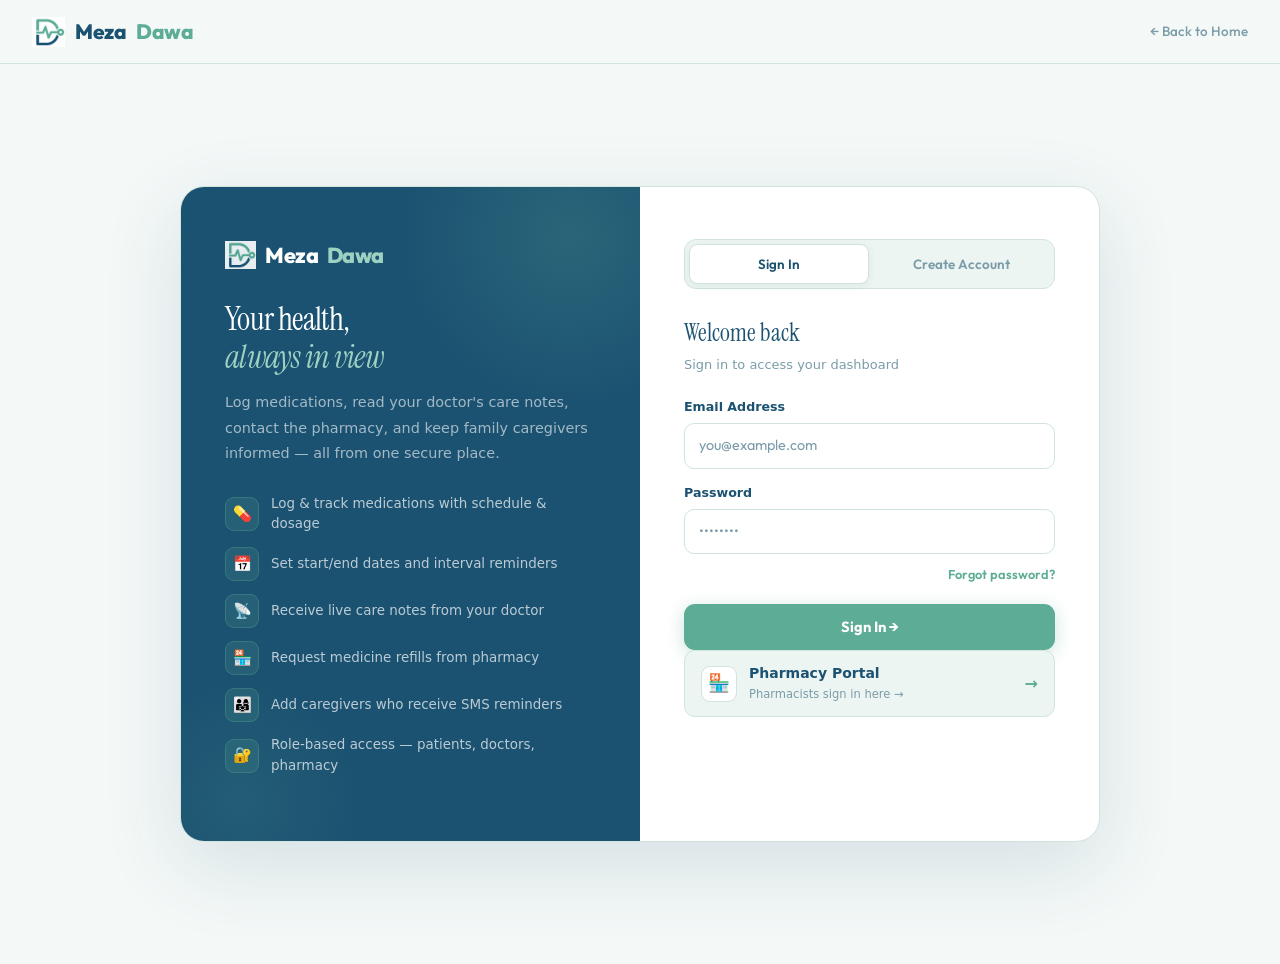
<file: portal.html>
<!DOCTYPE html>
<html lang="en">
<head>
  <meta charset="UTF-8">
  <meta name="viewport" content="width=device-width, initial-scale=1.0">
  <title>Sign In — Meza Dawa</title>
  <link rel="stylesheet" href="style.css">
  <link href="https://cdn.jsdelivr.net/npm/bootstrap@5.3.0/dist/css/bootstrap.min.css" rel="stylesheet">
  <style>
    body { background: #F4F8F7; min-height: 100vh; display: flex; flex-direction: column; }

    .portal-nav {
      background: rgba(244,248,247,0.96);
      backdrop-filter: blur(20px);
      border-bottom: 1px solid #D1E4DE;
      height: 64px; display: flex; align-items: center;
      padding: 0 32px; justify-content: space-between;
      position: sticky; top: 0; z-index: 100;
    }
    .portal-nav-brand {
      display: flex; align-items: center; gap: 10px;
      font-family: 'Outfit', sans-serif; font-weight: 800;
      font-size: 1.3rem; color: #1B5271; text-decoration: none;
      letter-spacing: -0.025em;
    }
    .portal-nav-brand img { height: 30px; width: auto; }
    .portal-nav-brand .dot { color: #5DAC96; }
    .portal-nav-back { font-size: 0.84rem; color: #7A9CA8; text-decoration: none; font-family: 'Outfit', sans-serif; font-weight: 500; transition: color 0.18s; }
    .portal-nav-back:hover { color: #5DAC96; }

    .portal-wrap { flex: 1; display: grid; place-items: center; padding: 40px 24px; }

    .portal-panel {
      display: grid; grid-template-columns: 1fr 1fr;
      background: #FFFFFF; border: 1px solid #D1E4DE;
      border-radius: 24px; overflow: hidden;
      box-shadow: 0 24px 80px rgba(27,82,113,0.14);
      width: 100%; max-width: 920px;
    }
    @media(max-width:720px){ .portal-panel{grid-template-columns:1fr;} .portal-left{display:none!important;} }

    /* Left dark panel */
    .portal-left {
      background: #1B5271; padding: 52px 44px;
      display: flex; flex-direction: column; justify-content: center;
      position: relative; overflow: hidden;
    }
    .portal-left::before {
      content:''; position:absolute; top:-120px; right:-100px;
      width:340px; height:340px; border-radius:50%;
      background:radial-gradient(circle,rgba(93,172,150,0.22) 0%,transparent 70%); pointer-events:none;
    }
    .portal-left::after {
      content:''; position:absolute; bottom:-80px; left:-60px;
      width:240px; height:240px; border-radius:50%;
      background:radial-gradient(circle,rgba(93,172,150,0.12) 0%,transparent 70%); pointer-events:none;
    }
    .portal-left-logo {
      font-family:'Outfit',sans-serif; font-weight:800; font-size:1.35rem;
      color:#FFFFFF; margin-bottom:28px; letter-spacing:-0.025em;
      display:flex; align-items:center; gap:9px; position:relative; z-index:1;
    }
    .portal-left-logo img { height:28px; width:auto; opacity:0.9; }
    .portal-left-logo .dot { color:#9DD1C2; }
    .portal-left h2 {
      font-family:'Instrument Serif',serif; font-weight:400;
      font-size:2rem; color:#FFFFFF; line-height:1.2;
      margin-bottom:14px; letter-spacing:-0.02em; position:relative; z-index:1;
    }
    .portal-left h2 em { font-style:italic; color:#9DD1C2; }
    .portal-left p { color:rgba(255,255,255,0.6); font-size:0.9rem; line-height:1.75; margin-bottom:28px; font-weight:300; position:relative; z-index:1; }
    .portal-feature { display:flex; align-items:center; gap:12px; margin-bottom:13px; position:relative; z-index:1; }
    .portal-feature-icon { width:34px; height:34px; border-radius:9px; background:rgba(93,172,150,0.16); border:1px solid rgba(93,172,150,0.30); display:flex; align-items:center; justify-content:center; font-size:0.95rem; flex-shrink:0; }
    .portal-feature span { font-size:0.84rem; color:rgba(255,255,255,0.7); }

    /* Right form */
    .portal-right { padding: 52px 44px; }
    @media(max-width:500px){ .portal-right{padding:36px 22px;} }

    /* Tab nav */
    .ptab-nav { display:flex; gap:4px; background:#EDF5F2; border:1px solid #D1E4DE; border-radius:12px; padding:4px; margin-bottom:26px; }
    .ptab-btn { flex:1; padding:9px 12px; border:none; border-radius:9px; background:transparent; color:#7A9CA8; font-family:'Outfit',sans-serif; font-weight:600; font-size:0.84rem; cursor:pointer; transition:all 0.18s; }
    .ptab-btn.active { background:#FFFFFF; color:#1B5271; border:1px solid #D1E4DE; box-shadow:0 2px 8px rgba(27,82,113,0.08); }
    .ptab-panel { display:none; }
    .ptab-panel.active { display:block; }

    /* Form elements */
    .pf-title { font-family:'Instrument Serif',serif; font-size:1.52rem; color:#1B5271; margin-bottom:3px; }
    .pf-sub   { font-size:0.81rem; color:#7A9CA8; margin-bottom:24px; }
    .pf-label { font-size:0.79rem; font-weight:700; color:#1B5271; display:block; margin-bottom:6px; }
    .pf-input { width:100%; background:#FFFFFF; border:1.5px solid #D1E4DE; border-radius:10px; color:#0E1C28; font-family:'Outfit',sans-serif; font-size:0.9rem; padding:10px 14px; transition:border-color 0.2s,box-shadow 0.2s; appearance:none; }
    .pf-input:focus { outline:none; border-color:#5DAC96; box-shadow:0 0 0 3px rgba(93,172,150,0.13); }
    .pf-input::placeholder { color:#7A9CA8; }
    .pf-mb { margin-bottom:15px; }
    .pf-grid { display:grid; grid-template-columns:1fr 1fr; gap:12px; }
    @media(max-width:480px){ .pf-grid{grid-template-columns:1fr;} }

    /* Role cards */
    .role-grid { display:grid; grid-template-columns:1fr 1fr; gap:10px; margin-bottom:16px; }
    .role-card { display:flex; align-items:flex-start; gap:11px; padding:12px 14px; border-radius:11px; border:1.5px solid #D1E4DE; cursor:pointer; transition:all 0.18s; background:#FFFFFF; }
    .role-card:hover    { border-color:#9DD1C2; background:#EDF5F2; }
    .role-card.selected { border-color:#5DAC96; background:#EDF5F2; }
    .role-card input    { display:none; }
    .role-card-icon     { width:34px; height:34px; border-radius:9px; display:flex; align-items:center; justify-content:center; font-size:1.1rem; flex-shrink:0; }
    .role-card-title    { font-size:0.875rem; font-weight:700; color:#1B5271; }
    .role-card-sub      { font-size:0.72rem; color:#7A9CA8; margin-top:2px; }

    /* Buttons */
    .pf-btn { width:100%; background:#5DAC96; color:#FFFFFF; border:none; padding:12px 20px; border-radius:11px; font-family:'Outfit',sans-serif; font-weight:700; font-size:0.92rem; cursor:pointer; transition:background 0.2s,box-shadow 0.2s,transform 0.15s; box-shadow:0 4px 18px rgba(93,172,150,0.32); display:flex; align-items:center; justify-content:center; gap:8px; }
    .pf-btn:hover { background:#3D8F7A; transform:translateY(-2px); box-shadow:0 6px 26px rgba(93,172,150,0.44); }
    .pf-btn-navy { width:100%; background:#1B5271; color:#FFFFFF; border:none; padding:12px 20px; border-radius:11px; font-family:'Outfit',sans-serif; font-weight:700; font-size:0.92rem; cursor:pointer; transition:background 0.2s,transform 0.15s; box-shadow:0 4px 18px rgba(27,82,113,0.25); display:flex; align-items:center; justify-content:center; gap:8px; }
    .pf-btn-navy:hover { background:#0E2E42; transform:translateY(-2px); }

    /* Forgot password link */
    .forgot-link { background:none; border:none; color:#5DAC96; font-family:'Outfit',sans-serif; font-weight:600; font-size:0.80rem; cursor:pointer; padding:0; text-decoration:none; transition:color 0.18s; }
    .forgot-link:hover { color:#3D8F7A; }

    .code-badge { display:inline-flex; align-items:center; background:#EDF5F2; border:1px solid #D1E4DE; border-radius:7px; padding:3px 10px; font-size:0.70rem; font-weight:700; color:#5DAC96; letter-spacing:0.06em; text-transform:uppercase; }

    /* Pharmacy link */
    .ph-link { display:flex; align-items:center; gap:12px; background:#EDF5F2; border:1px solid #D1E4DE; border-radius:11px; padding:12px 16px; text-decoration:none; transition:all 0.18s; }
    .ph-link:hover { border-color:#9DD1C2; background:#C8E9E1; }
    .ph-link-icon { width:36px; height:36px; border-radius:9px; background:#FFFFFF; border:1px solid #D1E4DE; display:flex; align-items:center; justify-content:center; font-size:1.1rem; flex-shrink:0; }
    .ph-link-title { font-size:0.875rem; font-weight:700; color:#1B5271; }
    .ph-link-sub   { font-size:0.72rem; color:#7A9CA8; margin-top:2px; }

    /* ── FORGOT PASSWORD MODAL ── */
    .forgot-overlay {
      position:fixed; inset:0; background:rgba(14,28,40,0.45);
      backdrop-filter:blur(5px); z-index:3000;
      display:flex; align-items:center; justify-content:center; padding:24px;
      opacity:0; pointer-events:none; transition:opacity 0.26s;
    }
    .forgot-overlay.open { opacity:1; pointer-events:all; }
    .forgot-modal {
      background:#FFFFFF; border:1px solid #D1E4DE; border-radius:20px;
      width:100%; max-width:440px;
      box-shadow:0 24px 72px rgba(27,82,113,0.20);
      transform:translateY(14px); transition:transform 0.26s cubic-bezier(0.4,0.2,0.2,1);
    }
    .forgot-overlay.open .forgot-modal { transform:translateY(0); }
    .forgot-modal-hdr { display:flex; align-items:center; justify-content:space-between; padding:17px 22px; border-bottom:1px solid #D1E4DE; background:#F4F8F7; border-radius:20px 20px 0 0; }
    .forgot-modal-title { font-family:'Instrument Serif',serif; font-size:1.2rem; color:#1B5271; }
    .forgot-modal-close { width:30px; height:30px; border-radius:50%; background:#FFFFFF; border:1px solid #D1E4DE; font-size:0.85rem; color:#7A9CA8; cursor:pointer; display:flex; align-items:center; justify-content:center; transition:all 0.18s; }
    .forgot-modal-close:hover { background:#FAE8E8; border-color:#F0AAAA; color:#D94F4F; }
    .forgot-modal-body { padding:22px; }
    .forgot-modal-foot { padding:13px 22px; border-top:1px solid #D1E4DE; display:flex; justify-content:flex-end; gap:10px; background:#F4F8F7; border-radius:0 0 20px 20px; }
    #forgotResult { border-radius:10px; padding:13px 15px; display:none; margin-top:4px; }
    .pf-btn-ghost { background:#FFFFFF; color:#1B5271; border:1.5px solid #D1E4DE; padding:9px 20px; border-radius:10px; font-family:'Outfit',sans-serif; font-weight:600; font-size:0.85rem; cursor:pointer; transition:all 0.18s; }
    .pf-btn-ghost:hover { border-color:#5DAC96; background:#EDF5F2; }
    .pf-btn-sm { background:#5DAC96; color:#FFFFFF; border:none; padding:9px 22px; border-radius:10px; font-family:'Outfit',sans-serif; font-weight:700; font-size:0.85rem; cursor:pointer; transition:all 0.2s; box-shadow:0 3px 14px rgba(93,172,150,0.30); }
    .pf-btn-sm:hover { background:#3D8F7A; }
  </style>
</head>
<body>

<nav class="portal-nav">
  <a href="index.html" class="portal-nav-brand">
    <img src="logo.png" alt=""> Meza <span class="dot">Dawa</span>
  </a>
  <a href="index.html" class="portal-nav-back">← Back to Home</a>
</nav>

<div class="portal-wrap">
  <div class="portal-panel">

    <!-- LEFT -->
    <div class="portal-left">
      <div class="portal-left-logo">
        <img src="logo.png" alt=""> Meza <span class="dot">Dawa</span>
      </div>
      <h2>Your health,<br><em>always in view</em></h2>
      <p>Log medications, read your doctor's care notes, contact the pharmacy, and keep family caregivers informed — all from one secure place.</p>
      <div class="portal-feature"><div class="portal-feature-icon">💊</div><span>Log & track medications with schedule & dosage</span></div>
      <div class="portal-feature"><div class="portal-feature-icon">📅</div><span>Set start/end dates and interval reminders</span></div>
      <div class="portal-feature"><div class="portal-feature-icon">📡</div><span>Receive live care notes from your doctor</span></div>
      <div class="portal-feature"><div class="portal-feature-icon">🏪</div><span>Request medicine refills from pharmacy</span></div>
      <div class="portal-feature"><div class="portal-feature-icon">👨‍👩‍👧</div><span>Add caregivers who receive SMS reminders</span></div>
<div class="portal-feature"><div class="portal-feature-icon">🔐</div><span>Role-based access — patients, doctors, pharmacy</span></div>
     </div>

     <!-- RIGHT -->
    <div class="portal-right">
      <div class="ptab-nav">
        <button class="ptab-btn active" onclick="switchPTab('t-signin', this)">Sign In</button>
        <button class="ptab-btn"        onclick="switchPTab('t-signup',  this)">Create Account</button>
      </div>

      <!-- SIGN IN -->
      <div id="t-signin" class="ptab-panel active">
        <div class="pf-title">Welcome back</div>
        <div class="pf-sub">Sign in to access your dashboard</div>
        <div class="pf-mb">
          <label class="pf-label">Email Address</label>
          <input type="email" id="loginEmail" class="pf-input" placeholder="you@example.com"
                 onkeydown="if(event.key==='Enter')handleLogin()">
        </div>
        <div style="margin-bottom:8px;">
          <label class="pf-label">Password</label>
          <input type="password" id="loginPass" class="pf-input" placeholder="••••••••"
                 onkeydown="if(event.key==='Enter')handleLogin()">
        </div>
        <div style="text-align:right;margin-bottom:18px;">
          <button class="forgot-link" onclick="openForgotModal()">Forgot password?</button>
        </div>
        <button class="pf-btn" onclick="handleLogin()">Sign In →</button>
        <a href="pharmacy-dashboard.html" class="ph-link">
          <div class="ph-link-icon">🏪</div>
          <div><div class="ph-link-title">Pharmacy Portal</div><div class="ph-link-sub">Pharmacists sign in here →</div></div>
          <span style="margin-left:auto;color:#5DAC96;font-weight:600;">→</span>
        </a>
      </div>

      <!-- CREATE ACCOUNT -->
      <div id="t-signup" class="ptab-panel">
        <div class="pf-title">Create account</div>
        <div class="pf-sub">Free for patients · Doctors use code <span class="code-badge">DOC2026</span></div>
        <div style="margin-bottom:14px;">
          <label class="pf-label">I am a…</label>
          <div class="role-grid">
            <label class="role-card selected" id="rc-patient" onclick="selectRole(this)">
              <input type="radio" name="signupRole" value="patient" checked>
              <div class="role-card-icon" style="background:#EDF5F2;">💊</div>
              <div><div class="role-card-title">Patient</div><div class="role-card-sub">Track my medications</div></div>
            </label>
            <label class="role-card" id="rc-doctor" onclick="selectRole(this)">
              <input type="radio" name="signupRole" value="doctor">
              <div class="role-card-icon" style="background:#D4E4EE;">🩺</div>
              <div><div class="role-card-title">Doctor</div><div class="role-card-sub">Monitor my patients</div></div>
            </label>
          </div>
        </div>
        <div class="pf-mb"><label class="pf-label">Full Name *</label><input type="text" id="regName" class="pf-input" placeholder="e.g. Alice Kamau"></div>
        <div class="pf-mb"><label class="pf-label">Email Address *</label><input type="email" id="regEmail" class="pf-input" placeholder="alice@example.com"></div>
        <div class="pf-mb"><label class="pf-label">Phone Number <span style="color:#7A9CA8;font-weight:400;">(for SMS reminders)</span></label><input type="tel" id="regPhone" class="pf-input" placeholder="+254 7xx xxx xxx"></div>
        <div class="pf-grid pf-mb">
          <div><label class="pf-label">Password *</label><input type="password" id="regPass" class="pf-input" placeholder="Min 6 characters"></div>
          <div><label class="pf-label">Access Code <span style="color:#7A9CA8;font-weight:400;">(doctors)</span></label><input type="text" id="regCode" class="pf-input" placeholder="DOC2026"></div>
        </div>
        <button class="pf-btn-navy" onclick="handleRegister()">Create Account →</button>
        <p style="text-align:center;font-size:0.74rem;color:#7A9CA8;margin-top:14px;">
          Already have an account?
          <button onclick="switchPTabById('t-signin')" style="background:none;border:none;color:#5DAC96;font-weight:600;font-size:0.74rem;cursor:pointer;padding:0;font-family:'Outfit',sans-serif;">Sign in →</button>
        </p>
      </div>
    </div>
  </div>
</div>

<!-- ══ FORGOT PASSWORD MODAL ══ -->
<div class="forgot-overlay" id="forgotModal">
  <div class="forgot-modal">
    <div class="forgot-modal-hdr">
      <div class="forgot-modal-title">🔑 Forgot Password</div>
      <button class="forgot-modal-close" onclick="closeForgotModal()">✕</button>
    </div>
    <div class="forgot-modal-body">
      <p style="font-size:0.84rem;color:#3A5563;line-height:1.7;margin-bottom:18px;">
        Enter the <strong>email address</strong> or <strong>phone number</strong> linked to your account.
        We'll send you a password reminder.
      </p>
      <div class="pf-mb">
        <label class="pf-label">Email or Phone Number</label>
        <input type="text" id="forgotInput" class="pf-input"
               placeholder="e.g. alice@example.com or +254711000001"
               onkeydown="if(event.key==='Enter')handleForgotPassword()">
      </div>
      <div id="forgotResult"></div>
    </div>
    <div class="forgot-modal-foot">
      <button class="pf-btn-ghost" onclick="closeForgotModal()">Cancel</button>
      <button class="pf-btn-sm" onclick="handleForgotPassword()">Send Reminder →</button>
    </div>
  </div>
</div>

<script src="https://cdn.jsdelivr.net/npm/bootstrap@5.3.0/dist/js/bootstrap.bundle.min.js"></script>
<script src="config.js"></script>
<script src="script.js"></script>
<script>
function switchPTab(id, btn) {
  document.querySelectorAll('.ptab-btn').forEach(b=>b.classList.remove('active'));
  document.querySelectorAll('.ptab-panel').forEach(p=>p.classList.remove('active'));
  btn.classList.add('active');
  document.getElementById(id).classList.add('active');
}
function switchPTabById(id) {
  document.querySelectorAll('.ptab-panel').forEach(p=>p.classList.remove('active'));
  document.querySelectorAll('.ptab-btn').forEach(b=>b.classList.remove('active'));
  document.getElementById(id).classList.add('active');
  document.querySelectorAll('.ptab-btn')[id==='t-signin'?0:1].classList.add('active');
}
function selectRole(el) {
  document.querySelectorAll('.role-card').forEach(c=>c.classList.remove('selected'));
  el.classList.add('selected');
  el.querySelector('input').checked=true;
}
/* Close forgot modal on overlay click */
document.getElementById('forgotModal').addEventListener('click', function(e) {
  if(e.target===this) closeForgotModal();
});
</script>
</body>
</html>
</file>
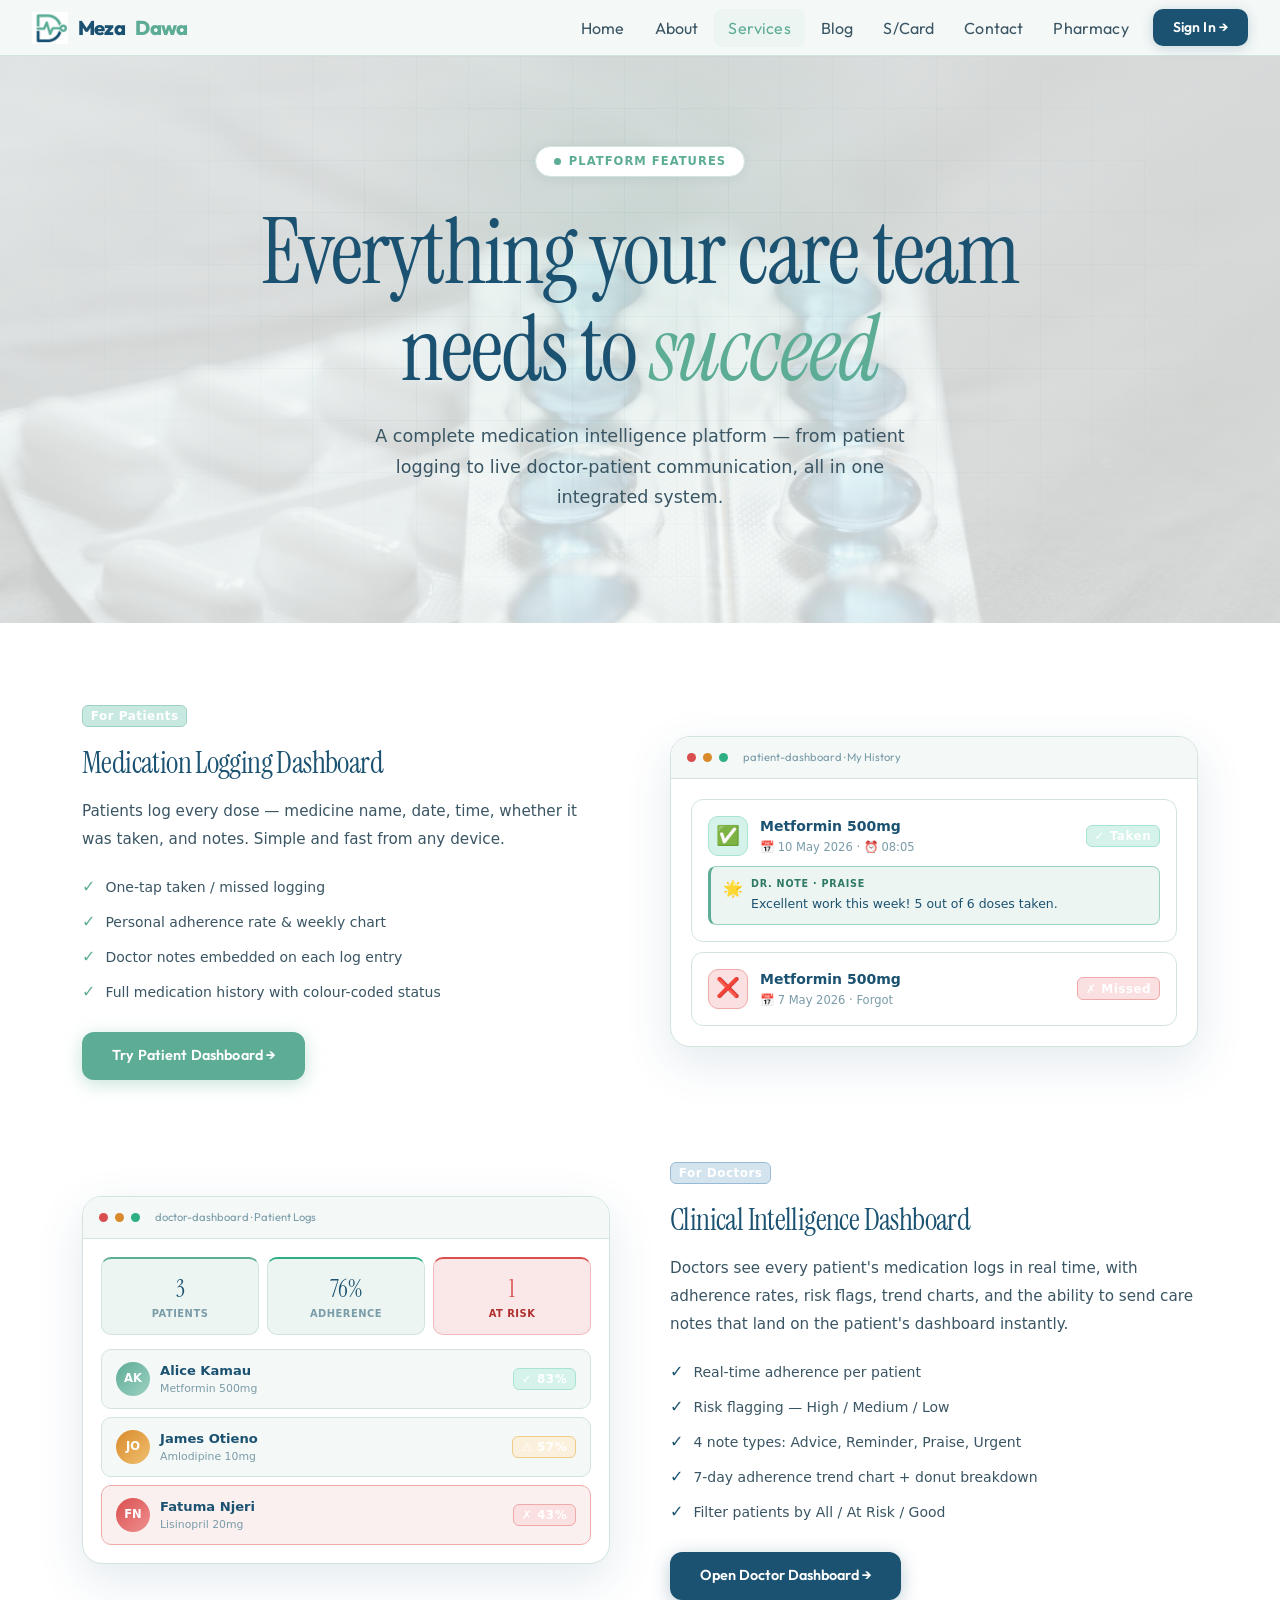
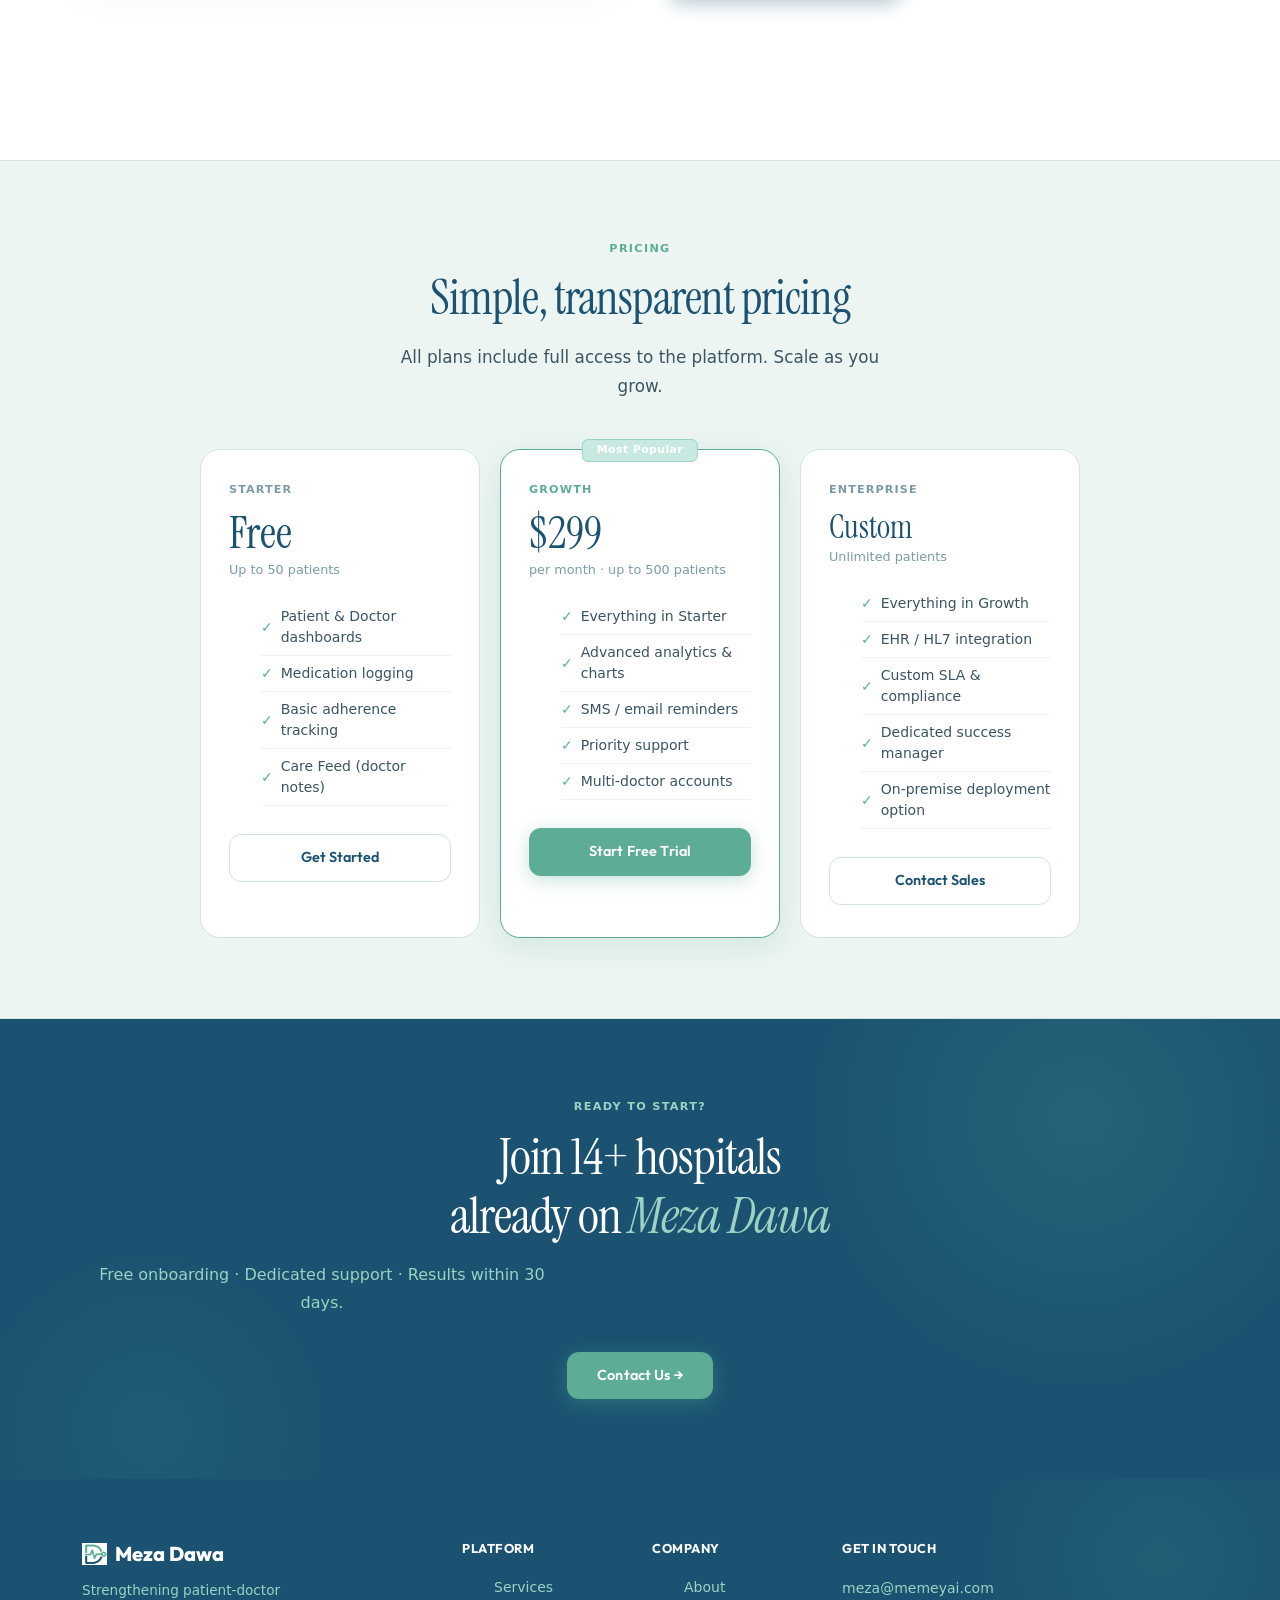
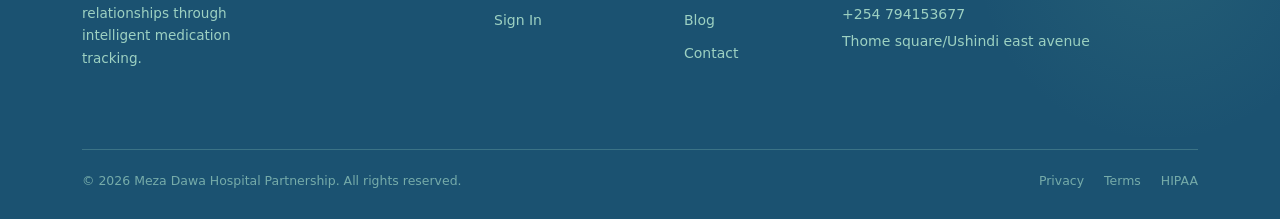
<file: services.html>
<!DOCTYPE html>
<html lang="en">
<head>
  <meta charset="UTF-8">
  <meta name="viewport" content="width=device-width, initial-scale=1.0">
  <title>Services — Meza Dawa</title>
  <link rel="stylesheet" href="style.css">
  <link rel="stylesheet" href="feat-icon.css">
  <link rel="stylesheet" href="back-to-top.css">
  <link href="https://cdn.jsdelivr.net/npm/bootstrap@5.3.0/dist/css/bootstrap.min.css" rel="stylesheet">
  <style>
    .svc-split { display:grid; grid-template-columns:1fr 1fr; gap:60px; align-items:center; margin-bottom:80px; }
    @media(max-width:768px) { .svc-split { grid-template-columns:1fr; gap:28px; margin-bottom:48px; } }
    .mockup-bar { background:#F4F8F7; border-bottom:1px solid #D1E4DE; padding:12px 16px; display:flex; align-items:center; gap:7px; }
    .mockup-dot { width:9px; height:9px; border-radius:50%; }
  </style>
</head>
<body>

<nav class="navbar navbar-expand-lg">
  <div class="container-fluid">
    <a class="navbar-brand" href="index.html"><img src="logo.png" alt="Meza Dawa"> Meza <span class="brand-dot">Dawa</span></a>
    <button class="navbar-toggler" type="button" data-bs-toggle="collapse" data-bs-target="#nav"><span class="navbar-toggler-icon"></span></button>
    <div class="collapse navbar-collapse" id="nav">
<ul class="navbar-nav ms-auto align-items-center" style="gap:2px;">
         <li class="nav-item"><a class="nav-link" href="index.html">Home</a></li>
         <li class="nav-item"><a class="nav-link" href="about.html">About</a></li>
         <li class="nav-item"><a class="nav-link active-link" href="services.html">Services</a></li>
         <li class="nav-item"><a class="nav-link" href="blog.html">Blog</a></li>
         <li class="nav-item"><a class="nav-link" href="card.html">S/Card</a></li>
         <li class="nav-item"><a class="nav-link" href="contact.html">Contact</a></li>
         <li class="nav-item"><a class="nav-link" href="pharmacy-dashboard.html">Pharmacy</a></li>
         <li class="nav-item ms-2"><a class="btn-nav-portal nav-link" href="portal.html">Sign In →</a></li>
       </ul>
    </div>
  </div>
</nav>

<header class="hero" style="padding:90px 24px 70px;position:relative;">
  <div class="hero-bg" aria-hidden="true"></div>
  <div class="hero-eyebrow">Platform Features</div>
  <h1>Everything your care team<br>needs to <em>succeed</em></h1>
  <p>A complete medication intelligence platform — from patient logging to live doctor-patient communication, all in one integrated system.</p>
<!-- Hero background image style -->
<style>
  .hero .hero-bg {
    position: absolute;
    inset: 0;
    background-image: url('dawa.jpg');
    background-size: cover;
    background-position: center top;
    background-repeat: no-repeat;
    opacity: 0.18;
    pointer-events: none;
    z-index: 0;
  }
  .hero .hero-eyebrow,
  .hero h1,
  .hero p,
  .hero .hero-actions {
    position: relative;
    z-index: 1;
  }
</style>
</header>

<!-- FEATURE 1: Patient Dashboard -->
<section class="section">
  <div class="container">
    <div class="svc-split">
      <div>
        <span class="badge badge-teal" style="margin-bottom:18px;">For Patients</span>
        <h2 class="section-title" style="font-size:1.9rem;">Medication Logging Dashboard</h2>
        <p style="color:#3A5563;font-size:0.95rem;line-height:1.85;margin-bottom:22px;font-weight:300;">Patients log every dose — medicine name, date, time, whether it was taken, and notes. Simple and fast from any device.</p>
        <div style="display:flex;flex-direction:column;gap:11px;margin-bottom:28px;">
          <div style="display:flex;gap:10px;align-items:center;font-size:0.875rem;color:#3A5563;"><span style="color:#5DAC96;font-weight:700;font-size:1rem;">✓</span> One-tap taken / missed logging</div>
          <div style="display:flex;gap:10px;align-items:center;font-size:0.875rem;color:#3A5563;"><span style="color:#5DAC96;font-weight:700;font-size:1rem;">✓</span> Personal adherence rate & weekly chart</div>
          <div style="display:flex;gap:10px;align-items:center;font-size:0.875rem;color:#3A5563;"><span style="color:#5DAC96;font-weight:700;font-size:1rem;">✓</span> Doctor notes embedded on each log entry</div>
          <div style="display:flex;gap:10px;align-items:center;font-size:0.875rem;color:#3A5563;"><span style="color:#5DAC96;font-weight:700;font-size:1rem;">✓</span> Full medication history with colour-coded status</div>
        </div>
        <a href="portal.html" class="btn-primary">Try Patient Dashboard →</a>
      </div>
      <!-- Mockup -->
      <div style="background:#FFFFFF;border:1px solid #D1E4DE;border-radius:20px;overflow:hidden;box-shadow:0 16px 48px rgba(27,82,113,0.12);">
        <div class="mockup-bar">
          <div class="mockup-dot" style="background:#D94F4F;"></div>
          <div class="mockup-dot" style="background:#D98A2A;"></div>
          <div class="mockup-dot" style="background:#2DAF83;"></div>
          <span style="font-size:0.7rem;color:#7A9CA8;margin-left:8px;font-family:'Outfit',sans-serif;">patient-dashboard · My History</span>
        </div>
        <div style="padding:20px;display:flex;flex-direction:column;gap:10px;">
          <div style="background:#FFFFFF;border:1px solid #D1E4DE;border-radius:12px;padding:16px;">
            <div style="display:flex;gap:12px;align-items:center;margin-bottom:10px;">
              <div style="width:40px;height:40px;border-radius:10px;background:#D5F3EB;border:1px solid #A8E4D0;display:flex;align-items:center;justify-content:center;font-size:1.2rem;flex-shrink:0;">✅</div>
              <div>
                <div style="font-weight:700;font-size:0.875rem;color:#1B5271;">Metformin 500mg</div>
                <div style="font-size:0.72rem;color:#7A9CA8;margin-top:2px;">📅 10 May 2026 · ⏰ 08:05</div>
              </div>
              <span class="badge badge-green" style="margin-left:auto;">✓ Taken</span>
            </div>
            <div style="background:#EDF5F2;border:1px solid #9DD1C2;border-left:3px solid #5DAC96;border-radius:8px;padding:10px 12px;display:flex;gap:8px;">
              <span style="font-size:1rem;">🌟</span>
              <div>
                <div style="font-size:0.6rem;font-weight:800;letter-spacing:0.08em;text-transform:uppercase;color:#2E7A65;margin-bottom:3px;">Dr. Note · Praise</div>
                <p style="font-size:0.78rem;color:#1B5271;margin:0;line-height:1.5;">Excellent work this week! 5 out of 6 doses taken.</p>
              </div>
            </div>
          </div>
          <div style="background:#FFFFFF;border:1px solid #D1E4DE;border-radius:12px;padding:16px;">
            <div style="display:flex;gap:12px;align-items:center;">
              <div style="width:40px;height:40px;border-radius:10px;background:#FAE0E0;border:1px solid #F0AAAA;display:flex;align-items:center;justify-content:center;font-size:1.2rem;flex-shrink:0;">❌</div>
              <div>
                <div style="font-weight:700;font-size:0.875rem;color:#1B5271;">Metformin 500mg</div>
                <div style="font-size:0.72rem;color:#7A9CA8;margin-top:2px;">📅 7 May 2026 · Forgot</div>
              </div>
              <span class="badge badge-red" style="margin-left:auto;">✗ Missed</span>
            </div>
          </div>
        </div>
      </div>
    </div>

    <!-- FEATURE 2: Doctor Dashboard -->
    <div class="svc-split" style="direction:rtl;">
      <div style="direction:ltr;">
        <span class="badge badge-navy" style="margin-bottom:18px;">For Doctors</span>
        <h2 class="section-title" style="font-size:1.9rem;">Clinical Intelligence Dashboard</h2>
        <p style="color:#3A5563;font-size:0.95rem;line-height:1.85;margin-bottom:22px;font-weight:300;">Doctors see every patient's medication logs in real time, with adherence rates, risk flags, trend charts, and the ability to send care notes that land on the patient's dashboard instantly.</p>
        <div style="display:flex;flex-direction:column;gap:11px;margin-bottom:28px;">
          <div style="display:flex;gap:10px;align-items:center;font-size:0.875rem;color:#3A5563;"><span style="color:#1B5271;font-weight:700;font-size:1rem;">✓</span> Real-time adherence per patient</div>
          <div style="display:flex;gap:10px;align-items:center;font-size:0.875rem;color:#3A5563;"><span style="color:#1B5271;font-weight:700;font-size:1rem;">✓</span> Risk flagging — High / Medium / Low</div>
          <div style="display:flex;gap:10px;align-items:center;font-size:0.875rem;color:#3A5563;"><span style="color:#1B5271;font-weight:700;font-size:1rem;">✓</span> 4 note types: Advice, Reminder, Praise, Urgent</div>
          <div style="display:flex;gap:10px;align-items:center;font-size:0.875rem;color:#3A5563;"><span style="color:#1B5271;font-weight:700;font-size:1rem;">✓</span> 7-day adherence trend chart + donut breakdown</div>
          <div style="display:flex;gap:10px;align-items:center;font-size:0.875rem;color:#3A5563;"><span style="color:#1B5271;font-weight:700;font-size:1rem;">✓</span> Filter patients by All / At Risk / Good</div>
        </div>
        <a href="portal.html" class="btn-navy" style="direction:ltr;">Open Doctor Dashboard →</a>
      </div>
      <!-- Mockup -->
      <div style="background:#FFFFFF;border:1px solid #D1E4DE;border-radius:20px;overflow:hidden;box-shadow:0 16px 48px rgba(27,82,113,0.12);direction:ltr;">
        <div class="mockup-bar">
          <div class="mockup-dot" style="background:#D94F4F;"></div>
          <div class="mockup-dot" style="background:#D98A2A;"></div>
          <div class="mockup-dot" style="background:#2DAF83;"></div>
          <span style="font-size:0.7rem;color:#7A9CA8;margin-left:8px;font-family:'Outfit',sans-serif;">doctor-dashboard · Patient Logs</span>
        </div>
        <div style="padding:18px;display:flex;flex-direction:column;gap:10px;">
          <div style="display:grid;grid-template-columns:repeat(3,1fr);gap:8px;margin-bottom:4px;">
            <div style="background:#EDF5F2;border:1px solid #D1E4DE;border-radius:10px;padding:12px;text-align:center;border-top:2px solid #5DAC96;">
              <div style="font-family:'Instrument Serif',serif;font-size:1.5rem;color:#1B5271;">3</div>
              <div style="font-size:0.62rem;font-weight:700;color:#7A9CA8;letter-spacing:0.05em;text-transform:uppercase;">Patients</div>
            </div>
            <div style="background:#EDF5F2;border:1px solid #D1E4DE;border-radius:10px;padding:12px;text-align:center;border-top:2px solid #2DAF83;">
              <div style="font-family:'Instrument Serif',serif;font-size:1.5rem;color:#1B5271;">76%</div>
              <div style="font-size:0.62rem;font-weight:700;color:#7A9CA8;letter-spacing:0.05em;text-transform:uppercase;">Adherence</div>
            </div>
            <div style="background:#FAE8E8;border:1px solid #F0BBBB;border-radius:10px;padding:12px;text-align:center;border-top:2px solid #D94F4F;">
              <div style="font-family:'Instrument Serif',serif;font-size:1.5rem;color:#D94F4F;">1</div>
              <div style="font-size:0.62rem;font-weight:700;color:#B03030;letter-spacing:0.05em;text-transform:uppercase;">At Risk</div>
            </div>
          </div>
          <div style="display:flex;flex-direction:column;gap:8px;">
            <div style="display:flex;justify-content:space-between;align-items:center;padding:11px 14px;background:#F4F8F7;border:1px solid #D1E4DE;border-radius:10px;">
              <div style="display:flex;align-items:center;gap:10px;">
                <div style="width:34px;height:34px;border-radius:50%;background:linear-gradient(135deg,#5DAC96,#9DD1C2);display:flex;align-items:center;justify-content:center;font-size:0.72rem;font-weight:800;color:#fff;">AK</div>
                <div><div style="font-size:0.82rem;font-weight:700;color:#1B5271;">Alice Kamau</div><div style="font-size:0.68rem;color:#7A9CA8;">Metformin 500mg</div></div>
              </div>
              <span class="badge badge-green">✓ 83%</span>
            </div>
            <div style="display:flex;justify-content:space-between;align-items:center;padding:11px 14px;background:#F4F8F7;border:1px solid #D1E4DE;border-radius:10px;">
              <div style="display:flex;align-items:center;gap:10px;">
                <div style="width:34px;height:34px;border-radius:50%;background:linear-gradient(135deg,#D98A2A,#F0C070);display:flex;align-items:center;justify-content:center;font-size:0.72rem;font-weight:800;color:#fff;">JO</div>
                <div><div style="font-size:0.82rem;font-weight:700;color:#1B5271;">James Otieno</div><div style="font-size:0.68rem;color:#7A9CA8;">Amlodipine 10mg</div></div>
              </div>
              <span class="badge badge-amber">⚠ 57%</span>
            </div>
            <div style="display:flex;justify-content:space-between;align-items:center;padding:11px 14px;background:#FAF0F0;border:1px solid #F0AAAA;border-radius:10px;">
              <div style="display:flex;align-items:center;gap:10px;">
                <div style="width:34px;height:34px;border-radius:50%;background:linear-gradient(135deg,#D94F4F,#F09090);display:flex;align-items:center;justify-content:center;font-size:0.72rem;font-weight:800;color:#fff;">FN</div>
                <div><div style="font-size:0.82rem;font-weight:700;color:#1B5271;">Fatuma Njeri</div><div style="font-size:0.68rem;color:#7A9CA8;">Lisinopril 20mg</div></div>
              </div>
              <span class="badge badge-red">✗ 43%</span>
            </div>
          </div>
        </div>
      </div>
    </div>
  </div>
</section>

<!-- PRICING -->
<section class="section section-alt">
  <div class="container">
    <div style="text-align:center;margin-bottom:48px;">
      <span class="section-label">Pricing</span>
      <h2 class="section-title">Simple, transparent pricing</h2>
      <p class="section-subtitle" style="margin:0 auto;">All plans include full access to the platform. Scale as you grow.</p>
    </div>
    <div style="display:grid;grid-template-columns:repeat(auto-fit,minmax(260px,1fr));gap:20px;max-width:880px;margin:0 auto;">
      <div class="price-card">
        <div class="price-plan">Starter</div>
        <div class="price-amount">Free</div>
        <div class="price-period">Up to 50 patients</div>
        <ul class="price-features">
          <li>Patient & Doctor dashboards</li>
          <li>Medication logging</li>
          <li>Basic adherence tracking</li>
          <li>Care Feed (doctor notes)</li>
        </ul>
        <a href="contact.html" class="btn-ghost" style="width:100%;justify-content:center;">Get Started</a>
      </div>
      <div class="price-card featured">
        <div style="position:absolute;top:-14px;left:50%;transform:translateX(-50%);"><span class="badge badge-teal" style="font-size:0.68rem;padding:5px 14px;">Most Popular</span></div>
        <div class="price-plan teal">Growth</div>
        <div class="price-amount">$299</div>
        <div class="price-period">per month · up to 500 patients</div>
        <ul class="price-features">
          <li>Everything in Starter</li>
          <li>Advanced analytics & charts</li>
          <li>SMS / email reminders</li>
          <li>Priority support</li>
          <li>Multi-doctor accounts</li>
        </ul>
        <a href="contact.html" class="btn-primary" style="width:100%;justify-content:center;">Start Free Trial</a>
      </div>
      <div class="price-card">
        <div class="price-plan">Enterprise</div>
        <div class="price-amount" style="font-size:2rem;">Custom</div>
        <div class="price-period">Unlimited patients</div>
        <ul class="price-features">
          <li>Everything in Growth</li>
          <li>EHR / HL7 integration</li>
          <li>Custom SLA & compliance</li>
          <li>Dedicated success manager</li>
          <li>On-premise deployment option</li>
        </ul>
        <a href="contact.html" class="btn-ghost" style="width:100%;justify-content:center;">Contact Sales</a>
      </div>
    </div>
  </div>
</section>

<section class="cta-band">
  <div class="container" style="text-align:center;position:relative;z-index:1;">
    <span class="section-label" style="color:#9DD1C2;">Ready to start?</span>
    <h2>Join 14+ hospitals<br>already on <em>Meza Dawa</em></h2>
    <p>Free onboarding · Dedicated support · Results within 30 days.</p>
    <a href="contact.html" class="btn-primary">Contact Us →</a>
  </div>
</section>

<footer class="main-footer">
  <div class="container">
    <div class="row">
      <div class="col-md-4 mb-4"><div class="footer-brand"><img src="logo.png" alt="">Meza Dawa</div><p class="footer-tagline">Strengthening patient-doctor relationships through intelligent medication tracking.</p></div>
      <div class="col-md-2 mb-4"><div class="footer-heading">Platform</div><ul class="footer-links"><li><a href="services.html">Services</a></li><li><a href="portal.html">Sign In</a></li></ul></div>
      <div class="col-md-2 mb-4"><div class="footer-heading">Company</div><ul class="footer-links"><li><a href="about.html">About</a></li><li><a href="blog.html">Blog</a></li><li><a href="contact.html">Contact</a></li></ul></div>
      <div class="col-md-4 mb-4"><div class="footer-heading">Get in Touch</div><p style="color:#9DD1C2;font-size:0.875rem;line-height:1.9;font-weight:300;">meza@memeyai.com<br>+254 794153677<br>Thome square/Ushindi east avenue</p></div>
    </div>
    <div class="footer-bottom"><span class="footer-copy">© 2026 Meza Dawa Hospital Partnership. All rights reserved.</span><div class="footer-legal"><a href="#">Privacy</a><a href="#">Terms</a><a href="#">HIPAA</a></div></div>
  </div>
</footer>

<script src="https://cdn.jsdelivr.net/npm/bootstrap@5.3.0/dist/js/bootstrap.bundle.min.js"></script>
<script src="config.js"></script>
<script src="script.js"></script>
<script src="back-to-top.js"></script>
</body>
</html>
</file>
<file: style.css>
/* ═══════════════════════════════════════════════════════════════════
   MEZA DAWA  ·  Clinical-Luxury Design System
   ───────────────────────────────────────────────────────────────────
   BRAND PALETTE (extracted from logo.png)
   ───────────────────────────────────────────────────────────────────
   Logo Teal-Green  #5DAC96   primary brand colour
   Logo Dark Navy   #1B5271   secondary brand colour
   Logo Mid Teal    #9DD1C2   highlight / shimmer

   FULL PALETTE IN USE
   ───────────────────────────────────────────────────────────────────
   Page background      #F4F8F7   warm off-white with teal breath
   Surface white        #FFFFFF   cards, panels
   Surface tinted       #EDF5F2   teal-tinted light surface
   Surface hover        #E3EFEB   hover state
   Deep ink             #0E1C28   primary text (almost black)
   Body copy            #3A5563   secondary text
   Muted copy           #7A9CA8   disabled / placeholder
   Border default       #D1E4DE   soft teal-grey divider
   Border active        #5DAC96   focused / active teal border

   Brand teal           #5DAC96   buttons, accents, links
   Brand teal dark      #3D8F7A   hover on teal
   Brand teal light     #7ECAB5   teal glow / badge bg
   Brand teal xlight    #9DD1C2   teal shimmer
   Brand teal ultralt   #C8E9E1   teal tint surface
   Brand navy           #1B5271   headings, dark panels
   Brand navy dark      #0E2E42   deeper navy

   Success green        #2DAF83   taken / good adherence
   Warning amber        #D98A2A   medium risk / warning
   Danger coral         #D94F4F   missed / high risk
   Info sky             #3A8DC4   doctor notes / info
   Accent violet        #7B6EC8   tags / secondary

   Shadow small         rgba(27,82,113,0.08)
   Shadow medium        rgba(27,82,113,0.14)
   Shadow large         rgba(27,82,113,0.22)
   Glow teal            rgba(93,172,150,0.25)
═══════════════════════════════════════════════════════════════════ */

@import url('https://fonts.googleapis.com/css2?family=Instrument+Serif:ital@0;1&family=Outfit:wght@300;400;500;600;700;800&display=swap');

/* ─── RESET ──────────────────────────────────────────────────────── */
*, *::before, *::after { box-sizing: border-box; margin: 0; padding: 0; }
html { scroll-behavior: smooth; font-size: 16px; }

/* ─── BASE ───────────────────────────────────────────────────────── */
body {
  font-family: 'Outfit', sans-serif;
  background-color: #F4F8F7;
  color: #0E1C28;
  min-height: 100vh;
  overflow-x: hidden;
  -webkit-font-smoothing: antialiased;
}

/* ─── SCROLLBAR ──────────────────────────────────────────────────── */
::-webkit-scrollbar               { width: 5px; height: 5px; }
::-webkit-scrollbar-track         { background: #F4F8F7; }
::-webkit-scrollbar-thumb         { background: #9DD1C2; border-radius: 10px; }
::-webkit-scrollbar-thumb:hover   { background: #5DAC96; }

/* ─── SELECTION ──────────────────────────────────────────────────── */
::selection { background: #C8E9E1; color: #1B5271; }

/* ═══════════════════════════════════════════════════════════════════
   NAVBAR
═══════════════════════════════════════════════════════════════════ */
.navbar {
   background: rgba(244,248,247,0.92) !important;
   backdrop-filter: blur(20px);
   -webkit-backdrop-filter: blur(20px);
   border-bottom: 1px solid #D1E4DE;
   padding: 0 !important;
   position: sticky;
   top: 0;
   z-index: 1000;
   height: 56px;
 }

.navbar > .container-fluid,
.navbar .container-fluid {
   max-width: 1280px;
   margin: 0 auto;
   padding: 0 32px;
   height: 56px;
   display: flex;
   align-items: center;
   flex-wrap: nowrap;
   justify-content: space-between;
 }

.navbar-collapse {
    position: absolute;
    top: 100%;
    left: 0;
    right: 0;
    background: rgba(244,248,247,0.98);
    backdrop-filter: blur(10px);
    padding: 12px 24px;
    border-bottom: 1px solid #D1E4DE;
    max-height: 70vh;
    overflow-y: auto;
  }

  @media (min-width: 992px) {
    .navbar-collapse {
      position: relative !important;
      top: auto !important;
      left: auto !important;
      right: auto !important;
      background: transparent !important;
      backdrop-filter: none !important;
      padding: 0 !important;
      border-bottom: none !important;
      max-height: none !important;
      overflow-y: visible !important;
    }
  }

  .navbar-brand {
    display: flex;
    align-items: center;
    gap: 10px;
    font-family: 'Outfit', sans-serif;
    font-weight: 800;
    font-size: 1.35rem;
    color: #1B5271 !important;
    letter-spacing: -0.03em;
    text-decoration: none;
  }

  .navbar-brand img {
    height: 32px;
    width: auto;
  }

  .navbar-brand .brand-dot {
    color: #5DAC96;
  }

  .navbar-nav {
    gap: 2px;
    flex-wrap: nowrap;
  }

  @media (max-width: 991px) {
    .navbar-nav {
      flex-wrap: wrap;
      margin-top: 8px;
    }
  }

  .nav-link {
  font-family: 'Outfit', sans-serif;
  font-weight: 500;
  font-size: 0.875rem;
  color: #3A5563 !important;
  padding: 7px 14px !important;
  border-radius: 8px;
  transition: background 0.18s ease, color 0.18s ease;
  letter-spacing: 0.01em;
}
.nav-link:hover       { background: #EDF5F2; color: #1B5271 !important; }
.nav-link.active-link { color: #5DAC96 !important; background: #EDF5F2; }

.btn-nav-portal {
  background: #1B5271 !important;
  color: #FFFFFF !important;
  font-weight: 600 !important;
  border-radius: 10px !important;
  padding: 8px 20px !important;
  font-size: 0.875rem !important;
  transition: background 0.2s ease, box-shadow 0.2s ease !important;
  box-shadow: 0 2px 12px rgba(27,82,113,0.22) !important;
}
.btn-nav-portal:hover {
  background: #0E2E42 !important;
  box-shadow: 0 4px 20px rgba(27,82,113,0.30) !important;
}

.navbar-toggler {
  border: 1px solid #D1E4DE !important;
  border-radius: 8px !important;
  padding: 8px 12px !important;
  background: #FFFFFF !important;
}
.navbar-toggler:hover {
  background: #EDF5F2 !important;
}
.navbar-toggler-icon {
  background-image: url("data:image/svg+xml,%3csvg xmlns='http://www.w3.org/2000/svg' viewBox='0 0 30 30'%3e%3cpath stroke='%231B5271' stroke-linecap='round' stroke-miterlimit='10' stroke-width='2.5' d='M4 7h22M4 15h22M4 23h22'/%3e%3c/svg%3e") !important;
  width: 24px;
  height: 24px;
}

/* Ensure collapsed menu doesn't overlap content */
@media (max-width: 991px) {
  body:not(.navbar-open) .navbar:not(.show) ~ * {
    margin-top: 0;
  }
  .navbar-collapse.collapsing,
  .navbar-collapse.show {
    position: absolute;
    width: 100%;
    left: 0;
    right: 0;
  }
}

/* ═══════════════════════════════════════════════════════════════════
   HERO
═══════════════════════════════════════════════════════════════════ */
.hero {
  position: relative;
  padding: 96px 24px 80px;
  text-align: center;
  overflow: hidden;
  background-color: #F4F8F7;
  z-index: 1;
}

/* grid lines */
.hero::before {
  content: '';
  position: absolute;
  inset: 0;
  pointer-events: none;
  background-image:
    linear-gradient(rgba(93,172,150,0.07) 1px, transparent 1px),
    linear-gradient(90deg, rgba(93,172,150,0.07) 1px, transparent 1px);
  background-size: 52px 52px;
  mask-image: radial-gradient(ellipse at 50% 40%, black 30%, transparent 75%);
  z-index: 0;
}

/* teal glow */
.hero::after {
  content: '';
  position: absolute;
  width: 700px; height: 700px;
  border-radius: 50%;
  background: radial-gradient(circle, rgba(93,172,150,0.12) 0%, transparent 65%);
  top: -180px; left: 50%; transform: translateX(-50%);
  pointer-events: none; z-index: 0;
}

.hero > * { position: relative; z-index: 1; }

.hero-eyebrow {
  display: inline-flex;
  align-items: center;
  gap: 8px;
  background: #FFFFFF;
  border: 1px solid #D1E4DE;
  border-radius: 100px;
  padding: 6px 18px;
  font-size: 0.72rem;
  font-weight: 700;
  color: #5DAC96;
  letter-spacing: 0.09em;
  text-transform: uppercase;
  margin-bottom: 28px;
  box-shadow: 0 2px 12px rgba(27,82,113,0.08);
  animation: riseUp 0.6s ease both;
}
.hero-eyebrow::before {
  content: '';
  width: 7px; height: 7px;
  border-radius: 50%;
  background: #5DAC96;
  animation: blink 2.2s ease infinite;
}
@keyframes blink { 0%,100%{opacity:1;transform:scale(1)} 50%{opacity:0.35;transform:scale(0.6)} }

.hero h1 {
  font-family: 'Instrument Serif', serif;
  font-weight: 400;
  font-size: clamp(2.8rem, 7vw, 5.6rem);
  line-height: 1.08;
  letter-spacing: -0.02em;
  color: #1B5271;
  margin-bottom: 22px;
  animation: riseUp 0.6s 0.08s ease both;
}

.hero h1 em {
  font-style: italic;
  color: #5DAC96;
}

.hero p {
  font-size: 1.1rem;
  color: #3A5563;
  max-width: 580px;
  margin: 0 auto 40px;
  line-height: 1.75;
  font-weight: 300;
  animation: riseUp 0.6s 0.16s ease both;
}

@keyframes riseUp {
  from { opacity: 0; transform: translateY(20px); }
  to   { opacity: 1; transform: translateY(0); }
}

.hero-actions {
  display: flex;
  gap: 12px;
  justify-content: center;
  flex-wrap: wrap;
  animation: riseUp 0.6s 0.24s ease both;
}

/* ═══════════════════════════════════════════════════════════════════
   BUTTONS
═══════════════════════════════════════════════════════════════════ */
.btn-primary, button.btn-primary {
  background: #5DAC96;
  color: #FFFFFF !important;
  border: none;
  padding: 13px 30px;
  border-radius: 12px;
  font-family: 'Outfit', sans-serif;
  font-weight: 600;
  font-size: 0.9rem;
  cursor: pointer;
  transition: background 0.2s ease, box-shadow 0.2s ease, transform 0.15s ease;
  letter-spacing: 0.01em;
  box-shadow: 0 4px 18px rgba(93,172,150,0.35);
  display: inline-flex;
  align-items: center;
  gap: 8px;
  text-decoration: none;
}
.btn-primary:hover, button.btn-primary:hover {
  background: #3D8F7A;
  box-shadow: 0 6px 28px rgba(93,172,150,0.45);
  transform: translateY(-2px);
  color: #FFFFFF !important;
}
.btn-primary:active { transform: translateY(0); }

.btn-navy {
  background: #1B5271;
  color: #FFFFFF !important;
  border: none;
  padding: 13px 30px;
  border-radius: 12px;
  font-family: 'Outfit', sans-serif;
  font-weight: 600;
  font-size: 0.9rem;
  cursor: pointer;
  transition: background 0.2s ease, box-shadow 0.2s ease, transform 0.15s ease;
  box-shadow: 0 4px 18px rgba(27,82,113,0.30);
  display: inline-flex;
  align-items: center;
  gap: 8px;
  text-decoration: none;
}
.btn-navy:hover {
  background: #0E2E42;
  transform: translateY(-2px);
  color: #FFFFFF !important;
}

.btn-ghost {
  background: #FFFFFF;
  color: #1B5271 !important;
  border: 1.5px solid #D1E4DE;
  padding: 12px 28px;
  border-radius: 12px;
  font-family: 'Outfit', sans-serif;
  font-weight: 600;
  font-size: 0.9rem;
  cursor: pointer;
  transition: all 0.2s ease;
  display: inline-flex;
  align-items: center;
  gap: 8px;
  text-decoration: none;
}
.btn-ghost:hover {
  border-color: #5DAC96;
  background: #EDF5F2;
  color: #1B5271 !important;
  transform: translateY(-1px);
}

.btn-secondary {
  background: #EDF5F2;
  color: #1B5271 !important;
  border: 1px solid #D1E4DE;
  padding: 7px 16px;
  border-radius: 8px;
  font-family: 'Outfit', sans-serif;
  font-weight: 600;
  font-size: 0.8rem;
  cursor: pointer;
  transition: all 0.18s ease;
  display: inline-flex;
  align-items: center;
  gap: 6px;
}
.btn-secondary:hover {
  background: #C8E9E1;
  border-color: #5DAC96;
  color: #1B5271 !important;
}

/* ═══════════════════════════════════════════════════════════════════
   LAYOUT & SECTIONS
═══════════════════════════════════════════════════════════════════ */
.container {
  max-width: 1200px;
  margin: 0 auto;
  padding: 0 28px;
}

.section {
  padding: 80px 0;
  position: relative;
  z-index: 1;
}

.section-alt {
  background: #EDF5F2;
  border-top: 1px solid #D1E4DE;
  border-bottom: 1px solid #D1E4DE;
}

.section-navy {
  background: #1B5271;
}

.section-label {
  font-size: 0.7rem;
  font-weight: 800;
  letter-spacing: 0.12em;
  text-transform: uppercase;
  color: #5DAC96;
  margin-bottom: 12px;
  display: block;
}

.section-navy .section-label { color: #9DD1C2; }

.section-title {
  font-family: 'Instrument Serif', serif;
  font-weight: 400;
  font-size: clamp(1.9rem, 4vw, 3rem);
  letter-spacing: -0.02em;
  color: #1B5271;
  margin-bottom: 16px;
  line-height: 1.18;
}

.section-navy .section-title { color: #FFFFFF; }

.section-subtitle {
  color: #3A5563;
  font-size: 1.05rem;
  max-width: 520px;
  line-height: 1.75;
  font-weight: 300;
}

.section-navy .section-subtitle { color: #9DD1C2; }

/* ═══════════════════════════════════════════════════════════════════
   GRIDS
═══════════════════════════════════════════════════════════════════ */
.grid   { display: grid; grid-template-columns: repeat(auto-fit, minmax(280px,1fr)); gap: 24px; }
.grid-3 { display: grid; grid-template-columns: repeat(3, 1fr); gap: 20px; }
@media (max-width: 900px) { .grid-3 { grid-template-columns: repeat(2, 1fr); } }
@media (max-width: 600px) { .grid-3 { grid-template-columns: 1fr; } }
.grid-4 { display: grid; grid-template-columns: repeat(auto-fit, minmax(200px,1fr)); gap: 16px; }

/* ═══════════════════════════════════════════════════════════════════
   CARDS
═══════════════════════════════════════════════════════════════════ */
.card {
  background: #FFFFFF;
  border: 1px solid #D1E4DE;
  border-radius: 20px;
  overflow: hidden;
  transition: box-shadow 0.25s ease, transform 0.2s ease, border-color 0.2s ease;
}
.card:hover {
  box-shadow: 0 12px 40px rgba(27,82,113,0.14);
  transform: translateY(-3px);
  border-color: #9DD1C2;
}
.card-body { padding: 24px; }

/* feature cards */
.feat-card {
  background: #FFFFFF;
  border: 1px solid #D1E4DE;
  border-radius: 20px;
  padding: 32px 28px;
  transition: all 0.25s ease;
  position: relative;
  overflow: hidden;
}
.feat-card::after {
  content: '';
  position: absolute;
  bottom: 0; left: 0; right: 0;
  height: 3px;
  background: linear-gradient(90deg, #5DAC96, #9DD1C2);
  transform: scaleX(0);
  transform-origin: left;
  transition: transform 0.3s ease;
}
.feat-card:hover {
  box-shadow: 0 16px 48px rgba(27,82,113,0.14);
  transform: translateY(-4px);
  border-color: #9DD1C2;
}
.feat-card:hover::after { transform: scaleX(1); }

.feat-icon {
  width: 52px; height: 52px;
  border-radius: 14px;
  background: #EDF5F2;
  border: 1px solid #D1E4DE;
  display: flex; align-items: center; justify-content: center;
  font-size: 1.35rem;
  margin-bottom: 20px;
  transition: background 0.2s ease;
}
.feat-card:hover .feat-icon {
  background: #C8E9E1;
  border-color: #9DD1C2;
}

.feat-card h3 {
  font-family: 'Outfit', sans-serif;
  font-weight: 700;
  font-size: 1.05rem;
  color: #1B5271;
  margin-bottom: 10px;
  letter-spacing: -0.01em;
}
.feat-card p {
  color: #3A5563;
  font-size: 0.88rem;
  line-height: 1.7;
  font-weight: 400;
}

/* ═══════════════════════════════════════════════════════════════════
   STATS STRIP
═══════════════════════════════════════════════════════════════════ */
.stats-strip {
  display: grid;
  grid-template-columns: repeat(auto-fit, minmax(180px,1fr));
  background: #FFFFFF;
  border: 1px solid #D1E4DE;
  border-radius: 20px;
  overflow: hidden;
  box-shadow: 0 4px 24px rgba(27,82,113,0.08);
}
.stat-cell {
  padding: 36px 24px;
  text-align: center;
  border-right: 1px solid #D1E4DE;
  transition: background 0.18s ease;
}
.stat-cell:last-child { border-right: none; }
.stat-cell:hover { background: #EDF5F2; }
.stat-num {
  font-family: 'Instrument Serif', serif;
  font-size: 2.8rem;
  color: #1B5271;
  line-height: 1;
  margin-bottom: 8px;
  letter-spacing: -0.02em;
}
.stat-num span { color: #5DAC96; }
.stat-lbl {
  font-size: 0.78rem;
  font-weight: 600;
  color: #7A9CA8;
  letter-spacing: 0.04em;
  text-transform: uppercase;
}

/* ═══════════════════════════════════════════════════════════════════
   HOW IT WORKS
═══════════════════════════════════════════════════════════════════ */
.steps-row {
  display: grid;
  grid-template-columns: repeat(auto-fit, minmax(220px,1fr));
  gap: 0;
  position: relative;
}
.steps-row::before {
  content: '';
  position: absolute;
  top: 32px; left: 12%; right: 12%; height: 1px;
  background: linear-gradient(90deg, transparent, #9DD1C2, transparent);
}
.step-item {
  padding: 20px 24px;
  text-align: center;
  position: relative;
}
.step-num {
  width: 56px; height: 56px;
  border-radius: 50%;
  background: #FFFFFF;
  border: 2px solid #9DD1C2;
  display: flex; align-items: center; justify-content: center;
  font-family: 'Outfit', sans-serif;
  font-weight: 800; font-size: 1rem;
  color: #5DAC96;
  margin: 0 auto 20px;
  position: relative; z-index: 1;
  box-shadow: 0 4px 16px rgba(93,172,150,0.20);
}
.step-item h3 {
  font-family: 'Outfit', sans-serif;
  font-weight: 700; font-size: 0.98rem;
  color: #1B5271; margin-bottom: 8px;
}
.step-item p { color: #3A5563; font-size: 0.86rem; line-height: 1.65; }

/* ═══════════════════════════════════════════════════════════════════
   TESTIMONIALS
═══════════════════════════════════════════════════════════════════ */
.testimonial-card {
  background: #FFFFFF;
  border: 1px solid #D1E4DE;
  border-radius: 20px;
  padding: 28px;
  transition: all 0.25s ease;
  position: relative;
}
.testimonial-card::before {
  content: '\201C';
  position: absolute;
  top: 16px; left: 22px;
  font-family: 'Instrument Serif', serif;
  font-size: 4rem;
  color: #C8E9E1;
  line-height: 1;
}
.testimonial-card:hover {
  box-shadow: 0 12px 40px rgba(27,82,113,0.12);
  transform: translateY(-3px);
  border-color: #9DD1C2;
}
.testimonial-text {
  font-size: 0.925rem;
  color: #3A5563;
  line-height: 1.75;
  margin-bottom: 20px;
  padding-top: 24px;
  font-style: italic;
}
.testimonial-author {
  font-size: 0.8rem;
  font-weight: 700;
  color: #1B5271;
}
.testimonial-role {
  font-size: 0.75rem;
  color: #7A9CA8;
  margin-top: 2px;
}
.testimonial-avatar {
  position: absolute;
  bottom: 24px;
  right: 24px;
  width: 56px;
  height: 56px;
  border-radius: 50%;
  object-fit: cover;
  border: 2px solid #FFFFFF;
  box-shadow: 0 2px 12px rgba(27,82,113,0.12);
}

/* ═══════════════════════════════════════════════════════════════════
   CTA BAND
═══════════════════════════════════════════════════════════════════ */
.cta-band {
  background: #1B5271;
  padding: 80px 0;
  position: relative;
  overflow: hidden;
}
.cta-band::before {
  content: '';
  position: absolute;
  width: 600px; height: 600px; border-radius: 50%;
  background: radial-gradient(circle, rgba(93,172,150,0.18) 0%, transparent 65%);
  top: -200px; right: -100px;
  pointer-events: none;
}
.cta-band::after {
  content: '';
  position: absolute;
  width: 400px; height: 400px; border-radius: 50%;
  background: radial-gradient(circle, rgba(93,172,150,0.10) 0%, transparent 65%);
  bottom: -150px; left: -50px;
  pointer-events: none;
}
.cta-band h2 {
  font-family: 'Instrument Serif', serif;
  font-weight: 400;
  font-size: clamp(2rem, 4.5vw, 3.2rem);
  color: #FFFFFF;
  letter-spacing: -0.02em;
  margin-bottom: 16px;
  line-height: 1.15;
}
.cta-band h2 em { font-style: italic; color: #9DD1C2; }
.cta-band p { color: #9DD1C2; font-size: 1rem; margin-bottom: 36px; font-weight: 300; line-height: 1.7; max-width: 480px; }

/* ═══════════════════════════════════════════════════════════════════
   FORMS
═══════════════════════════════════════════════════════════════════ */
.form-label {
  font-size: 0.8rem;
  font-weight: 700;
  color: #1B5271;
  letter-spacing: 0.02em;
  display: block;
  margin-bottom: 7px;
}

.form-control,
input[type="text"],
input[type="email"],
input[type="tel"],
input[type="date"],
input[type="time"],
input[type="password"],
textarea,
select {
  background: #FFFFFF !important;
  border: 1.5px solid #D1E4DE !important;
  border-radius: 10px !important;
  color: #0E1C28 !important;
  font-family: 'Outfit', sans-serif !important;
  font-size: 0.9rem !important;
  padding: 11px 14px !important;
  width: 100%;
  transition: border-color 0.2s ease, box-shadow 0.2s ease;
  appearance: none;
}
.form-control:focus,
input:focus,
textarea:focus,
select:focus {
  outline: none !important;
  border-color: #5DAC96 !important;
  box-shadow: 0 0 0 3px rgba(93,172,150,0.15) !important;
  background: #FFFFFF !important;
  color: #0E1C28 !important;
}
.form-control::placeholder { color: #7A9CA8 !important; }
select option { background: #FFFFFF; color: #0E1C28; }

.form-check-input                  { accent-color: #5DAC96; }
.form-check-input:checked          { background-color: #5DAC96 !important; border-color: #5DAC96 !important; }

.mb-3 { margin-bottom: 18px; }
.mb-5 { margin-bottom: 40px; }

/* ═══════════════════════════════════════════════════════════════════
   BADGES
═══════════════════════════════════════════════════════════════════ */
.badge {
  padding: 4px 11px;
  border-radius: 100px;
  font-size: 0.7rem;
  font-weight: 700;
  letter-spacing: 0.04em;
  display: inline-flex;
  align-items: center;
  gap: 5px;
}
.badge-green  { background: #D5F3EB; color: #1E8A65;   border: 1px solid #A8E4D0; }
.badge-amber  { background: #FBF0DC; color: #A0620A;   border: 1px solid #F0CC88; }
.badge-red    { background: #FAE0E0; color: #B03030;   border: 1px solid #F0AAAA; }
.badge-blue   { background: #DCF0FA; color: #1A6496;   border: 1px solid #9DD0F0; }
.badge-teal   { background: #C8E9E1; color: #2E7A65;   border: 1px solid #9DD1C2; }
.badge-navy   { background: #D4E4EE; color: #1B5271;   border: 1px solid #9BBBD4; }
.badge-violet { background: #E8E4F8; color: #5548A8;   border: 1px solid #C0BAF0; }

/* ═══════════════════════════════════════════════════════════════════
   DASHBOARD LAYOUT
═══════════════════════════════════════════════════════════════════ */
.dashboard-layout {
   display: grid;
   grid-template-columns: 256px 1fr;
   min-height: calc(100vh - 56px);
 }

.sidebar {
   background: #FFFFFF;
   border-right: 1px solid #D1E4DE;
   padding: 28px 16px;
   position: sticky;
   top: 56px;
   height: calc(100vh - 56px);
   overflow-y: auto;
   display: flex;
   flex-direction: column;
   gap: 0;
 }

/* ─── SIDEBAR ─── */
.sidebar {
  background: #FFFFFF;
  border-right: 1px solid #D1E4DE;
  padding: 28px 16px;
  position: sticky;
  top: 64px;
  height: calc(100vh - 64px);
  overflow-y: auto;
  display: flex;
  flex-direction: column;
  gap: 0;
}

.sidebar-logo {
  display: flex;
  align-items: center;
  gap: 10px;
  font-family: 'Outfit', sans-serif;
  font-weight: 800;
  font-size: 1.1rem;
  color: #1B5271;
  margin-bottom: 32px;
  padding: 0 8px;
  letter-spacing: -0.02em;
}
.sidebar-logo img { height: 26px; width: auto; }

.sidebar-section { margin-bottom: 24px; }

.sidebar-section-label {
  font-size: 0.65rem;
  font-weight: 800;
  letter-spacing: 0.12em;
  text-transform: uppercase;
  color: #7A9CA8;
  margin-bottom: 6px;
  padding: 0 10px;
}

.sidebar-link {
  display: flex;
  align-items: center;
  gap: 10px;
  padding: 9px 12px;
  border-radius: 10px;
  color: #3A5563;
  text-decoration: none;
  font-size: 0.875rem;
  font-weight: 500;
  transition: all 0.18s ease;
  margin-bottom: 2px;
  background: transparent;
  border: none;
  width: 100%;
  text-align: left;
  font-family: 'Outfit', sans-serif;
}
.sidebar-link:hover {
  background: #EDF5F2;
  color: #1B5271;
}
.sidebar-link.active {
  background: #EDF5F2;
  color: #5DAC96;
  font-weight: 600;
  border: 1px solid #D1E4DE;
}
.sidebar-link .icon {
  width: 18px;
  text-align: center;
  font-size: 0.95rem;
  flex-shrink: 0;
}

/* ─── SIDEBAR WIDGET ─── */
.sidebar-widget {
  border-radius: 14px;
  padding: 16px;
  margin-top: auto;
}
.sidebar-widget-teal {
  background: #EDF5F2;
  border: 1px solid #D1E4DE;
}
.sidebar-widget-red {
  background: #FAE8E8;
  border: 1px solid #F0BBBB;
}
.sidebar-widget-label {
  font-size: 0.65rem;
  font-weight: 800;
  letter-spacing: 0.10em;
  text-transform: uppercase;
  margin-bottom: 6px;
}
.sidebar-widget-teal .sidebar-widget-label { color: #7A9CA8; }
.sidebar-widget-red  .sidebar-widget-label { color: #B03030; }
.sidebar-widget-value {
  font-family: 'Instrument Serif', serif;
  font-size: 2.6rem;
  line-height: 1;
  letter-spacing: -0.02em;
  margin-bottom: 4px;
}
.sidebar-widget-teal .sidebar-widget-value { color: #5DAC96; }
.sidebar-widget-red  .sidebar-widget-value { color: #D94F4F; }
.sidebar-widget-sub { font-size: 0.72rem; }
.sidebar-widget-teal .sidebar-widget-sub { color: #7A9CA8; }
.sidebar-widget-red  .sidebar-widget-sub { color: #B05050; }

/* ─── DASH MAIN ─── */
.dash-main {
  background: #F4F8F7;
  padding: 32px;
  overflow-y: auto;
}

.dash-header {
  display: flex;
  align-items: flex-start;
  justify-content: space-between;
  margin-bottom: 28px;
  gap: 16px;
  flex-wrap: wrap;
}

.dash-title {
  font-family: 'Instrument Serif', serif;
  font-weight: 400;
  font-size: 1.7rem;
  letter-spacing: -0.02em;
  color: #1B5271;
  line-height: 1.15;
}
.dash-subtitle { color: #7A9CA8; font-size: 0.85rem; margin-top: 4px; }

.date-chip {
  background: #FFFFFF;
  border: 1px solid #D1E4DE;
  border-radius: 8px;
  padding: 8px 14px;
  font-size: 0.8rem;
  color: #3A5563;
  display: inline-flex;
  align-items: center;
  gap: 6px;
  font-weight: 500;
  white-space: nowrap;
}

/* ─── KPI CARDS ─── */
.kpi-grid { display: grid; grid-template-columns: repeat(auto-fit, minmax(185px,1fr)); gap: 16px; margin-bottom: 24px; }

.kpi-card {
  background: #FFFFFF;
  border: 1px solid #D1E4DE;
  border-radius: 16px;
  padding: 20px 22px;
  position: relative;
  overflow: hidden;
  transition: all 0.22s ease;
}
.kpi-card:hover {
  box-shadow: 0 8px 28px rgba(27,82,113,0.12);
  border-color: #9DD1C2;
  transform: translateY(-2px);
}
.kpi-card-accent {
  position: absolute;
  top: 0; left: 0; right: 0;
  height: 3px;
}
.kpi-card-accent.teal   { background: linear-gradient(90deg, #5DAC96, #9DD1C2); }
.kpi-card-accent.green  { background: linear-gradient(90deg, #2DAF83, #6EDAB2); }
.kpi-card-accent.red    { background: linear-gradient(90deg, #D94F4F, #F09090); }
.kpi-card-accent.navy   { background: linear-gradient(90deg, #1B5271, #5DAC96); }
.kpi-card-accent.amber  { background: linear-gradient(90deg, #D98A2A, #F0C070); }

.kpi-label  { font-size: 0.7rem; font-weight: 700; color: #7A9CA8; letter-spacing: 0.05em; text-transform: uppercase; margin-bottom: 8px; }
.kpi-value  { font-family: 'Instrument Serif', serif; font-size: 2.2rem; color: #1B5271; line-height: 1; margin-bottom: 6px; letter-spacing: -0.01em; }
.kpi-change { font-size: 0.75rem; font-weight: 600; display: flex; align-items: center; gap: 4px; }
.kpi-change.up      { color: #2DAF83; }
.kpi-change.down    { color: #D94F4F; }
.kpi-change.neutral { color: #7A9CA8; }

/* ─── ADHERENCE BAR ─── */
.adherence-bar {
  height: 7px;
  border-radius: 100px;
  background: #EDF5F2;
  overflow: hidden;
  margin-top: 8px;
}
.adherence-fill {
  height: 100%;
  border-radius: 100px;
  background: linear-gradient(90deg, #5DAC96, #9DD1C2);
  transition: width 1.2s cubic-bezier(0.4,0,0.2,1);
}
.adherence-fill.warning { background: linear-gradient(90deg, #D98A2A, #F0C070); }
.adherence-fill.danger  { background: linear-gradient(90deg, #D94F4F, #F09090); }

/* ─── PATIENT CARDS (doctor dashboard) ─── */
.patient-card {
  background: #FFFFFF;
  border: 1px solid #D1E4DE;
  border-radius: 16px;
  overflow: hidden;
  transition: all 0.22s ease;
  cursor: pointer;
}
.patient-card:hover {
  box-shadow: 0 8px 28px rgba(27,82,113,0.12);
  border-color: #9DD1C2;
}
.patient-card-header {
  display: flex;
  align-items: center;
  gap: 14px;
  padding: 18px 20px;
  flex-wrap: wrap;
}
.patient-card-detail {
  display: none;
  border-top: 1px solid #D1E4DE;
  padding: 20px;
  background: #F4F8F7;
}

.patient-avatar {
  width: 44px; height: 44px;
  border-radius: 50%;
  background: linear-gradient(135deg, #5DAC96, #1B5271);
  display: flex; align-items: center; justify-content: center;
  font-weight: 700; font-size: 0.875rem;
  color: #FFFFFF; flex-shrink: 0;
  letter-spacing: 0.02em;
}

/* ─── SPARKLINE ─── */
.sparkline { display: flex; align-items: flex-end; gap: 3px; height: 32px; }
.spark-bar { flex: 1; border-radius: 3px 3px 0 0; transition: opacity 0.18s ease; min-width: 4px; }
.spark-bar:hover { opacity: 1 !important; }

/* ─── TABLE ─── */
.dt-table { width: 100%; border-collapse: collapse; }
.dt-table th {
  font-size: 0.68rem;
  font-weight: 800;
  letter-spacing: 0.08em;
  text-transform: uppercase;
  color: #7A9CA8;
  padding: 11px 14px;
  border-bottom: 1.5px solid #D1E4DE;
  text-align: left;
  background: #F4F8F7;
}
.dt-table td {
  padding: 13px 14px;
  border-bottom: 1px solid #D1E4DE;
  font-size: 0.875rem;
  color: #3A5563;
}
.dt-table tr:hover td { background: #EDF5F2; color: #1B5271; }

/* ─── CHART PANEL ─── */
.chart-panel {
  background: #FFFFFF;
  border: 1px solid #D1E4DE;
  border-radius: 16px;
  padding: 22px 24px;
}
.chart-panel-title { font-family: 'Outfit', sans-serif; font-weight: 700; font-size: 0.95rem; color: #1B5271; margin-bottom: 3px; }
.chart-panel-sub   { font-size: 0.75rem; color: #7A9CA8; margin-bottom: 18px; }

/* ─── TABS ─── */
.tab-nav {
  display: flex; gap: 4px;
  background: #EDF5F2;
  border: 1px solid #D1E4DE;
  border-radius: 12px;
  padding: 4px;
  margin-bottom: 24px;
}
.tab-btn {
  flex: 1; padding: 9px 12px;
  border: none; border-radius: 9px;
  background: transparent;
  color: #7A9CA8;
  font-family: 'Outfit', sans-serif;
  font-weight: 600; font-size: 0.85rem;
  cursor: pointer; transition: all 0.18s ease;
}
.tab-btn.active {
  background: #FFFFFF;
  color: #1B5271;
  border: 1px solid #D1E4DE;
  box-shadow: 0 2px 8px rgba(27,82,113,0.08);
}
.tab-content { display: none; }
.tab-content.active { display: block; }

/* ─── TOAST ─── */
.toast-container { position: fixed; bottom: 24px; right: 24px; z-index: 9999; display: flex; flex-direction: column; gap: 10px; }
.toast-item {
  background: #FFFFFF;
  border: 1px solid #D1E4DE;
  border-radius: 12px;
  padding: 14px 18px;
  min-width: 280px;
  display: flex; align-items: center; gap: 12px;
  animation: toastIn 0.32s cubic-bezier(0.34,1.56,0.64,1) both;
  box-shadow: 0 8px 32px rgba(27,82,113,0.14);
}
.toast-item.success { border-left: 3px solid #2DAF83; }
.toast-item.error   { border-left: 3px solid #D94F4F; }
.toast-item.info    { border-left: 3px solid #3A8DC4; }
@keyframes toastIn { from{opacity:0;transform:translateX(18px)} to{opacity:1;transform:translateX(0)} }

/* ─── ALERT ─── */
.alert-info {
  background: #E8F4FC;
  border: 1px solid #9DD0F0;
  color: #1A6496;
  border-radius: 10px;
  padding: 12px 16px;
  font-size: 0.875rem;
}

/* ─── DOCTOR NOTE BLOCK ─── */
.doctor-note {
  background: #EDF5F2;
  border: 1px solid #9DD1C2;
  border-left: 3px solid #5DAC96;
  border-radius: 10px;
  padding: 12px 16px;
  margin-top: 12px;
  display: flex; gap: 10px; align-items: flex-start;
}
.doctor-note-label {
  font-size: 0.65rem;
  font-weight: 800;
  letter-spacing: 0.08em;
  text-transform: uppercase;
  color: #5DAC96;
  margin-bottom: 4px;
}
.doctor-note p { font-size: 0.875rem; color: #1B5271; margin: 0; line-height: 1.6; }

/* ─── FILTER BUTTONS ─── */
.filter-btn {
  padding: 6px 16px;
  border-radius: 100px;
  background: #FFFFFF;
  border: 1.5px solid #D1E4DE;
  color: #3A5563;
  font-family: 'Outfit', sans-serif;
  font-weight: 600; font-size: 0.8rem;
  cursor: pointer; transition: all 0.18s ease;
}
.filter-btn:hover  { border-color: #9DD1C2; color: #1B5271; background: #EDF5F2; }
.filter-btn.active { background: #5DAC96; border-color: #5DAC96; color: #FFFFFF; }

/* ─── PORTAL / LOGIN ─── */
.portal-wrap {
  min-height: 100vh;
  background: #F4F8F7;
  display: grid;
  place-items: center;
  padding: 80px 24px 40px;
}
.portal-panel {
  display: grid;
  grid-template-columns: 1fr 1fr;
  background: #FFFFFF;
  border: 1px solid #D1E4DE;
  border-radius: 24px;
  overflow: hidden;
  box-shadow: 0 24px 80px rgba(27,82,113,0.14);
  width: 100%;
  max-width: 880px;
}
.portal-left {
  background: #1B5271;
  padding: 52px 44px;
  display: flex;
  flex-direction: column;
  justify-content: center;
  position: relative;
  overflow: hidden;
}
.portal-left::before {
  content: '';
  position: absolute; top: -100px; right: -100px;
  width: 320px; height: 320px; border-radius: 50%;
  background: radial-gradient(circle, rgba(93,172,150,0.20) 0%, transparent 70%);
  pointer-events: none;
}
.portal-left h2 {
  font-family: 'Instrument Serif', serif;
  font-weight: 400;
  font-size: 2rem;
  color: #FFFFFF;
  line-height: 1.2;
  margin-bottom: 16px;
  letter-spacing: -0.02em;
}
.portal-left h2 em { font-style: italic; color: #9DD1C2; }
.portal-left p { color: #9DD1C2; font-size: 0.9rem; line-height: 1.7; margin-bottom: 32px; font-weight: 300; }
.portal-left-feature {
  display: flex; align-items: center; gap: 12px;
  margin-bottom: 14px;
}
.portal-left-icon {
  width: 34px; height: 34px; border-radius: 9px;
  background: rgba(93,172,150,0.15);
  border: 1px solid rgba(93,172,150,0.30);
  display: flex; align-items: center; justify-content: center;
  font-size: 0.95rem; flex-shrink: 0;
}
.portal-left-feature span { font-size: 0.85rem; color: #9DD1C2; }
.portal-right { padding: 52px 44px; }
.portal-form-title { font-family: 'Instrument Serif', serif; font-size: 1.6rem; color: #1B5271; margin-bottom: 4px; }
.portal-form-sub   { font-size: 0.82rem; color: #7A9CA8; margin-bottom: 32px; }

/* ─── ROLE SELECTOR ─── */
.role-option {
  display: flex; align-items: center; gap: 12px;
  padding: 12px 14px; border-radius: 12px;
  border: 1.5px solid #D1E4DE;
  cursor: pointer; transition: all 0.18s ease;
}
.role-option:hover        { border-color: #9DD1C2; background: #EDF5F2; }
.role-option.selected     { border-color: #5DAC96; background: #EDF5F2; }
.role-option-title        { font-size: 0.875rem; font-weight: 700; color: #1B5271; }
.role-option-sub          { font-size: 0.72rem; color: #7A9CA8; }

/* ─── CONTACT SPECIFIC ─── */
.contact-info-card {
  background: #FFFFFF;
  border: 1px solid #D1E4DE;
  border-radius: 16px;
  padding: 22px;
  display: flex; gap: 14px; align-items: flex-start;
  transition: all 0.2s ease;
}
.contact-info-card:hover { box-shadow: 0 8px 24px rgba(27,82,113,0.10); border-color: #9DD1C2; }
.contact-info-icon {
  width: 42px; height: 42px; border-radius: 12px;
  background: #EDF5F2;
  border: 1px solid #D1E4DE;
  display: flex; align-items: center; justify-content: center;
  font-size: 1.1rem; flex-shrink: 0;
}
.contact-info-label { font-size: 0.75rem; font-weight: 700; color: #5DAC96; letter-spacing: 0.04em; text-transform: uppercase; margin-bottom: 4px; }
.contact-info-val   { font-size: 0.9rem; color: #1B5271; font-weight: 500; }

/* ─── BLOG CARDS ─── */
.blog-card {
  background: #FFFFFF;
  border: 1px solid #D1E4DE;
  border-radius: 20px;
  overflow: hidden;
  transition: all 0.25s ease;
  display: flex;
  flex-direction: column;
}
.blog-card:hover { box-shadow: 0 12px 40px rgba(27,82,113,0.14); transform: translateY(-3px); border-color: #9DD1C2; }
.blog-card-thumb {
  height: 180px;
  display: flex; align-items: center; justify-content: center;
  font-size: 3.5rem;
  position: relative;
  overflow: hidden;
}
.blog-card-thumb-teal  { background: linear-gradient(135deg, #EDF5F2, #C8E9E1); }
.blog-card-thumb-navy  { background: linear-gradient(135deg, #D4E4EE, #9BBBD4); }
.blog-card-thumb-warm  { background: linear-gradient(135deg, #FBF0DC, #F8E0B8); }
.blog-card-thumb-green { background: linear-gradient(135deg, #D5F3EB, #A8E4D0); }
.blog-card-body { padding: 22px; flex: 1; display: flex; flex-direction: column; }
.blog-card h3 { font-family: 'Outfit', sans-serif; font-weight: 700; font-size: 1rem; color: #1B5271; margin: 12px 0 8px; line-height: 1.35; }
.blog-card p  { color: #3A5563; font-size: 0.85rem; line-height: 1.65; flex: 1; }
.blog-card-meta { font-size: 0.72rem; color: #7A9CA8; margin-top: 16px; display: flex; align-items: center; justify-content: space-between; }
.blog-card-meta a { color: #5DAC96; text-decoration: none; font-weight: 600; }
.blog-card-meta a:hover { color: #3D8F7A; }

/* ─── PRICING CARDS ─── */
.price-card {
  background: #FFFFFF;
  border: 1.5px solid #D1E4DE;
  border-radius: 20px;
  padding: 32px 28px;
  position: relative;
  transition: all 0.25s ease;
}
.price-card.featured {
  border-color: #5DAC96;
  box-shadow: 0 8px 32px rgba(93,172,150,0.20);
}
.price-card:hover { box-shadow: 0 12px 40px rgba(27,82,113,0.14); transform: translateY(-3px); }
.price-plan  { font-size: 0.7rem; font-weight: 800; letter-spacing: 0.10em; text-transform: uppercase; color: #7A9CA8; margin-bottom: 12px; }
.price-plan.teal { color: #5DAC96; }
.price-amount { font-family: 'Instrument Serif', serif; font-size: 2.8rem; color: #1B5271; line-height: 1; margin-bottom: 4px; }
.price-period { font-size: 0.8rem; color: #7A9CA8; margin-bottom: 20px; }
.price-features { list-style: none; margin-bottom: 28px; }
.price-features li { font-size: 0.875rem; color: #3A5563; padding: 7px 0; border-bottom: 1px solid #EDF5F2; display: flex; gap: 8px; align-items: center; }
.price-features li::before { content: '✓'; color: #5DAC96; font-weight: 700; flex-shrink: 0; }

/* ─── FAQ ─── */
.faq-item {
  background: #FFFFFF;
  border: 1px solid #D1E4DE;
  border-radius: 14px;
  padding: 22px 24px;
  transition: all 0.2s ease;
}
.faq-item:hover { box-shadow: 0 6px 20px rgba(27,82,113,0.10); border-color: #9DD1C2; }
.faq-q { font-family: 'Outfit', sans-serif; font-weight: 700; font-size: 0.95rem; color: #1B5271; margin-bottom: 10px; }
.faq-a { font-size: 0.875rem; color: #3A5563; line-height: 1.7; }

/* ─── NEWSLETTER ─── */
.newsletter-band {
  background: linear-gradient(135deg, #EDF5F2, #D4E4EE);
  border: 1px solid #D1E4DE;
  border-radius: 20px;
  padding: 48px 40px;
  text-align: center;
}
.newsletter-band h3 { font-family: 'Instrument Serif', serif; font-size: 1.7rem; color: #1B5271; margin-bottom: 10px; }
.newsletter-band p  { color: #3A5563; font-size: 0.9rem; margin-bottom: 28px; font-weight: 300; }
.newsletter-row { display: flex; gap: 10px; max-width: 420px; margin: 0 auto; }

/* ─── FOOTER ─── */
footer.main-footer {
  background: #1B5271;
  padding: 60px 0 28px;
  position: relative;
  z-index: 1;
  overflow: hidden;
}
footer.main-footer::before {
  content: '';
  position: absolute; top: -120px; right: -80px;
  width: 400px; height: 400px; border-radius: 50%;
  background: radial-gradient(circle, rgba(93,172,150,0.12) 0%, transparent 65%);
  pointer-events: none;
}
.footer-brand {
  display: flex; align-items: center; gap: 8px;
  font-family: 'Outfit', sans-serif; font-weight: 800;
  font-size: 1.25rem; color: #FFFFFF; margin-bottom: 10px;
}
.footer-brand img { height: 22px; width: auto; }
.footer-tagline  { color: #9DD1C2; font-size: 0.85rem; line-height: 1.65; max-width: 200px; font-weight: 300; }
.footer-heading  { font-family: 'Outfit', sans-serif; font-weight: 700; font-size: 0.8rem; color: #FFFFFF; letter-spacing: 0.04em; text-transform: uppercase; margin-bottom: 16px; }
.footer-links    { list-style: none; }
.footer-links li { margin-bottom: 9px; }
.footer-links a  { color: #9DD1C2; font-size: 0.875rem; text-decoration: none; transition: color 0.18s ease; }
.footer-links a:hover { color: #FFFFFF; }
.footer-bottom {
  border-top: 1px solid rgba(157,209,194,0.25);
  margin-top: 40px; padding-top: 22px;
  display: flex; align-items: center; justify-content: space-between;
  flex-wrap: wrap; gap: 10px;
}
.footer-copy  { color: rgba(157,209,194,0.7); font-size: 0.78rem; }
.footer-legal { display: flex; gap: 20px; }
.footer-legal a { color: rgba(157,209,194,0.7); font-size: 0.78rem; text-decoration: none; transition: color 0.18s ease; }
.footer-legal a:hover { color: #FFFFFF; }

/* ─── DIVIDER ─── */
.divider { height: 1px; background: linear-gradient(90deg, transparent, #D1E4DE, transparent); margin: 0 40px; }

/* ─── UTILITY ─── */
.container   { max-width: 1200px; margin: 0 auto; padding: 0 28px; }
.text-teal   { color: #5DAC96; }
.text-navy   { color: #1B5271; }
.text-muted  { color: #7A9CA8 !important; }
.text-white  { color: #FFFFFF !important; }
.text-center { text-align: center; }
.ms-auto     { margin-left: auto !important; }
.ms-2        { margin-left: 8px !important; }
.mt-3        { margin-top: 16px !important; }
.mt-5        { margin-top: 40px !important; }
.mb-3        { margin-bottom: 16px !important; }
.mb-5        { margin-bottom: 40px !important; }
.w-100       { width: 100%; }

.fade-in  { opacity: 0; transform: translateY(18px); animation: riseUp 0.55s ease forwards; }
.stagger-1 { animation-delay: 0.10s; }
.stagger-2 { animation-delay: 0.20s; }
.stagger-3 { animation-delay: 0.30s; }
.stagger-4 { animation-delay: 0.40s; }

/* ─── RESPONSIVE ─── */
@media (max-width: 900px) {
  .portal-panel { grid-template-columns: 1fr; }
  .portal-left  { display: none; }
}
@media (max-width: 768px) {
  .dashboard-layout { grid-template-columns: 1fr; }
  .sidebar {
    display: none;
  }
  .dash-main { padding: 18px 12px; }
  .hero { padding: 72px 20px 56px; }
  .newsletter-row { flex-direction: column; }
  .mobile-tab-bar { display: flex !important; }
}
@media (max-width: 500px) {
  .kpi-grid { grid-template-columns: repeat(2,1fr); }
}



/* Mobile tab bar styles */
.mobile-tab-bar {
  display: none;
  gap: 6px;
  padding: 8px 4px 12px;
  margin: 0 0 16px;
  flex-wrap: wrap;
  justify-content: center;
}

.mobile-tab-bar::-webkit-scrollbar { display: none; }
.mobile-tab-btn {
  flex: 0 0 auto;
  padding: 7px 14px;
  border-radius: 18px;
  border: 1.5px solid #D1E4DE;
  background: #FFFFFF;
  color: #7A9CA8;
  font-family: 'Outfit', sans-serif;
  font-weight: 600;
  font-size: 0.76rem;
  cursor: pointer;
  white-space: nowrap;
  transition: all 0.18s ease;
}
.mobile-tab-btn.active {
  background: #EDF5F2;
  color: #1B5271;
  border-color: #5DAC96;
  font-weight: 700;
}

/* ═══════════════════════════════════════════════════════════════════
   SMART CARD PAGE  (s-card.html)
   All colors hard-coded — no variables
   Brand: #060E1F bg · #00C8FF accent · #1B5271 navy · #5DAC96 teal
═══════════════════════════════════════════════════════════════════ */

/* Nav active state for Smart Card link on dark pages */
.nav-link.sc-active {
  color: #00C8FF !important;
  background: rgba(0,200,255,0.08) !important;
}

/* Prevent layout shift during 3D card perspective */
.card-scene *  { transform-style: preserve-3d; }

/* Smooth section scroll offset for sticky navbar */
#how-it-works,
#pricing {
  scroll-margin-top: 72px;
}

/* Smart Card page footer override — keep dark */
body.sc-page footer.main-footer {
  background: #020810;
  border-top: 1px solid rgba(255,255,255,0.06);
}

/* Utility: full-width btn */
.w-100 { width: 100% !important; }

/* Badge pill used in pricing */
.sc-popular-pill {
  display: inline-block;
  background: linear-gradient(90deg, #00C8FF, #5DAC96);
  color: #060E1F;
  font-size: 0.62rem;
  font-weight: 800;
  letter-spacing: 0.10em;
  text-transform: uppercase;
  padding: 4px 14px;
  border-radius: 100px;
  margin-bottom: 10px;
}

/* Responsive helpers for split grids inside s-card */
@media (max-width: 900px) {
  .hero-split,
  .challenge-split,
  .solution-split { grid-template-columns: 1fr !important; }
}
@media (max-width: 768px) {
  .benefits-grid  { grid-template-columns: 1fr 1fr !important; }
  .cta-info-grid  { grid-template-columns: 1fr 1fr !important; }
  .pricing-grid   { grid-template-columns: 1fr !important; max-width: 400px !important; margin: 0 auto !important; }
  .price-sc.featured { transform: scale(1) !important; }
}
@media (max-width: 500px) {
  .benefits-grid  { grid-template-columns: 1fr !important; }
  .how-steps      { grid-template-columns: 1fr !important; }
  .cta-info-grid  { grid-template-columns: 1fr !important; }
}
</file>
<file: feat-icon.css>
/* Feature icon helper for the “Why Meza Dawa” cards */

.feat-icon-img{
  width: 28px;
  height: 28px;
  object-fit: contain;
  display: block;
}
</file>
<file: back-to-top.css>
.back-to-top {
  position: fixed;
  bottom: 28px;
  right: 28px;
  width: 48px;
  height: 48px;
  border-radius: 50%;
  background: #2DAF83;
  border: none;
  cursor: pointer;
  display: flex;
  align-items: center;
  justify-content: center;
  box-shadow: 0 6px 22px rgba(45, 175, 131, 0.45);
  opacity: 0;
  transform: translateY(12px);
  pointer-events: none;
  transition: opacity 0.28s ease, transform 0.28s ease, background 0.2s ease;
  z-index: 9998;
}
.back-to-top.visible {
  opacity: 1;
  transform: translateY(0);
  pointer-events: auto;
}
.back-to-top:hover {
  background: #1B8F6A;
  box-shadow: 0 8px 30px rgba(45, 175, 131, 0.55);
}
.back-to-top::before {
  content: '';
  display: block;
  width: 12px;
  height: 12px;
  border-left: 2.5px solid #FFFFFF;
  border-top: 2.5px solid #FFFFFF;
  transform: rotate(45deg) translate(2px, 2px);
  margin-top: 2px;
}
@media (max-width: 600px) {
  .back-to-top {
    width: 42px;
    height: 42px;
    bottom: 20px;
    right: 20px;
  }
}
</file>
